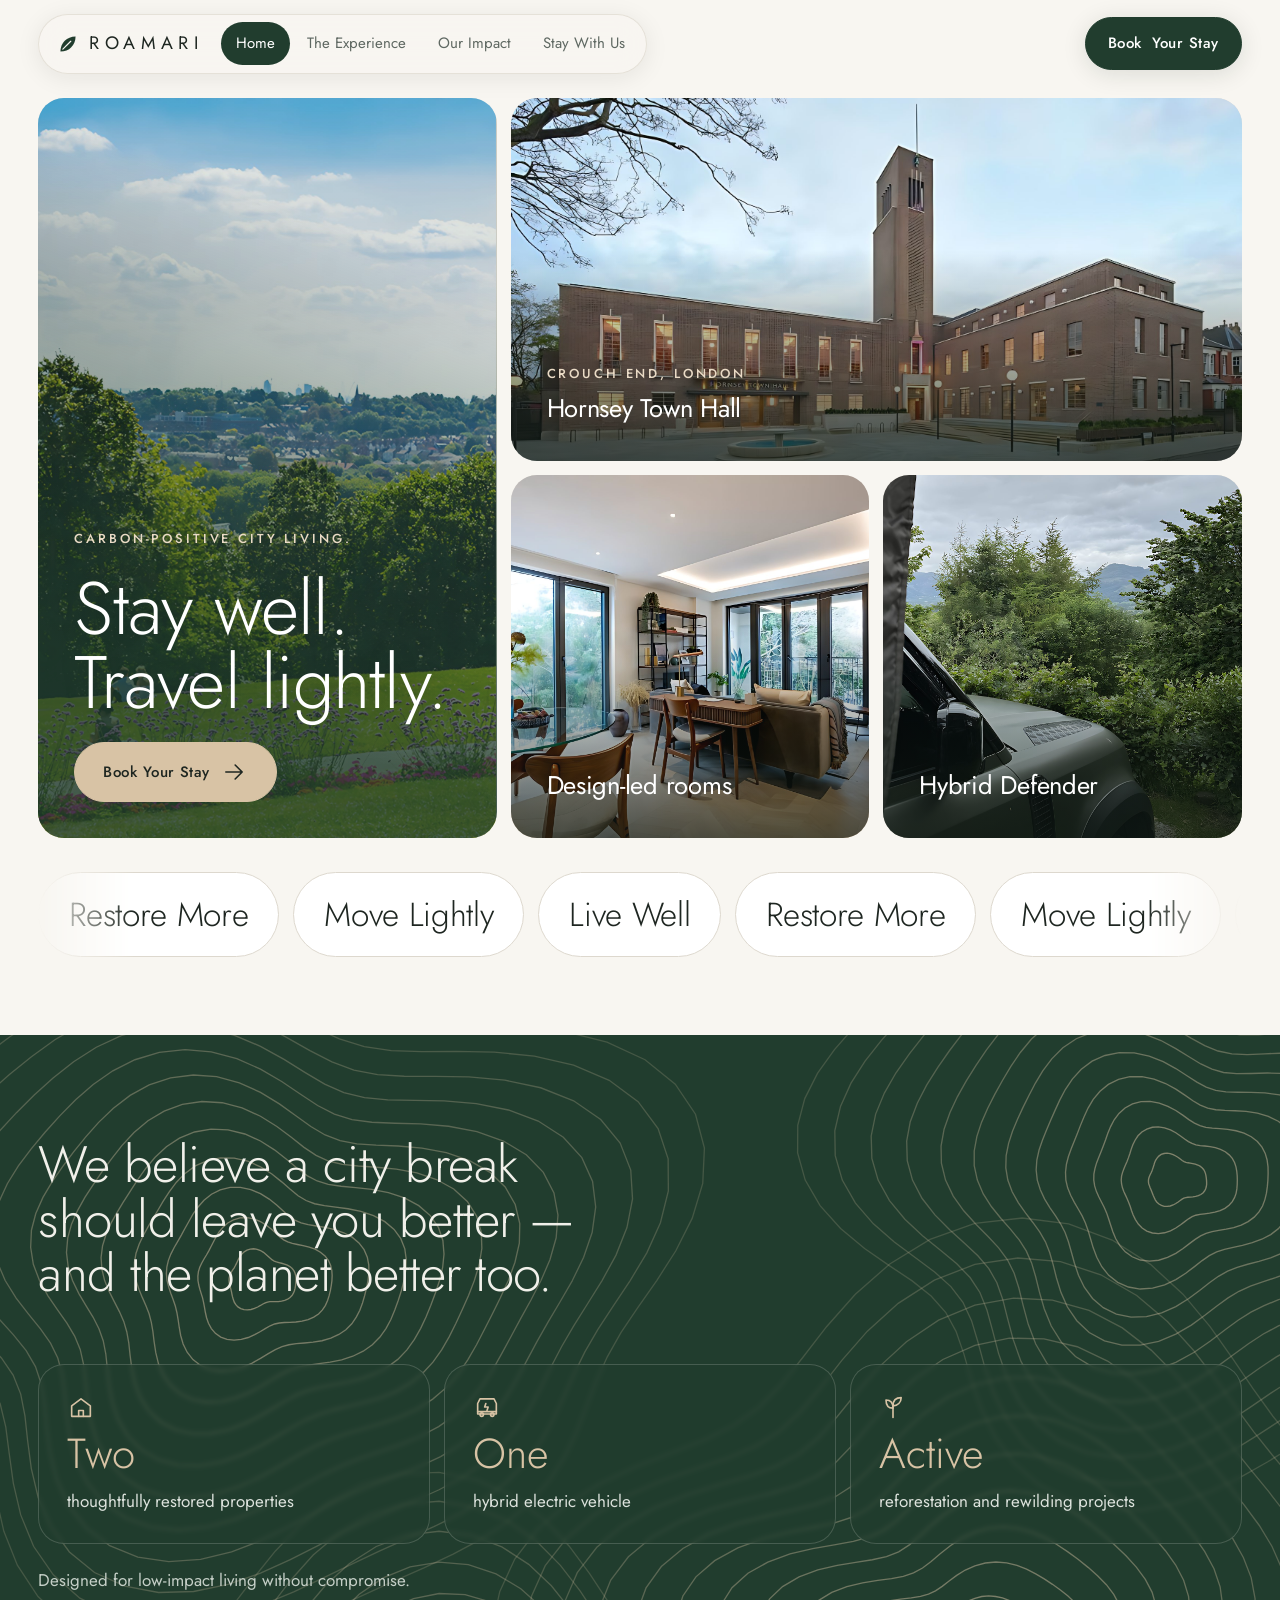
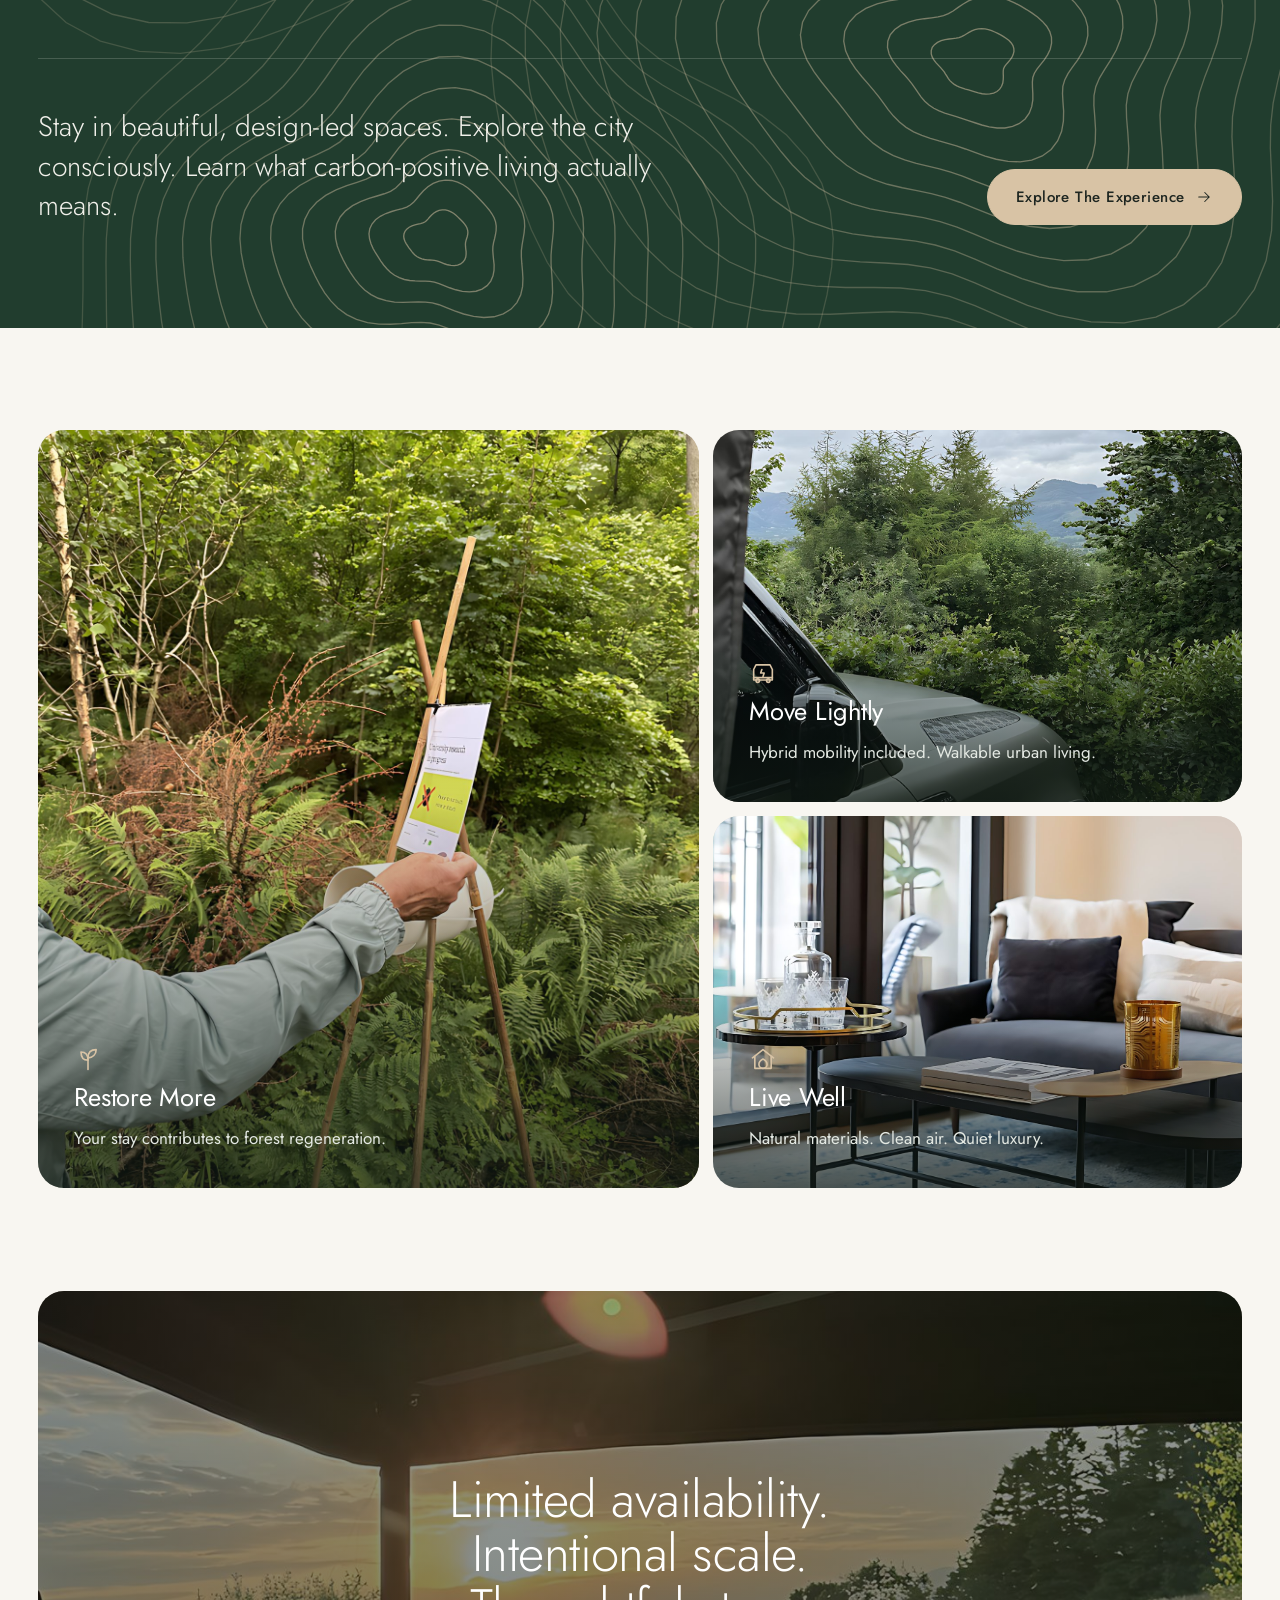
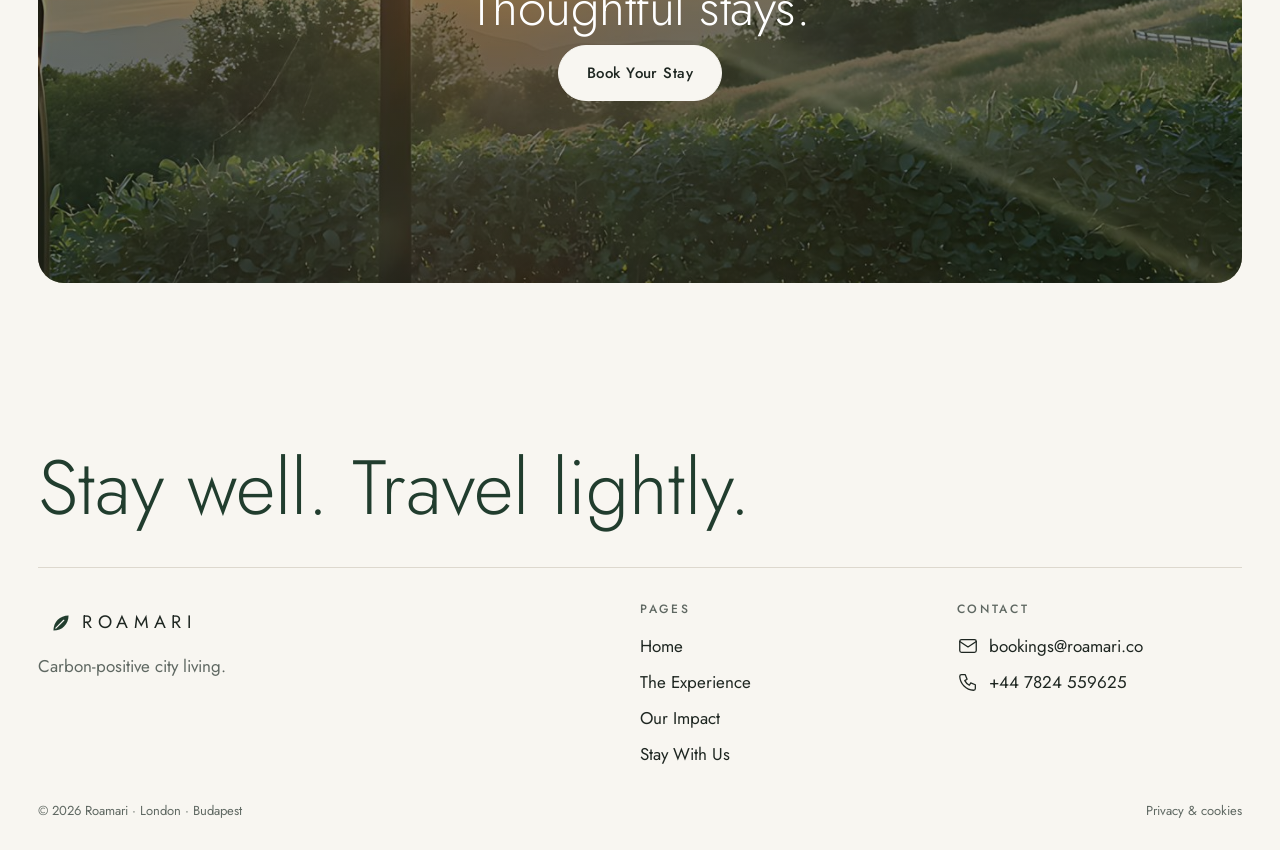
<file: index.html>
<!doctype html>
<html lang="en-GB">
<head>
<meta charset="utf-8">
<meta name="viewport" content="width=device-width,initial-scale=1,viewport-fit=cover">
<title>Roamari — Carbon-positive city living</title>
<meta name="description" content="Carbon-positive city stays in London and Budapest. Design-led homes, a shared hybrid vehicle and active rewilding. Stay well. Travel lightly.">
<link rel="canonical" href="https://roamari.co/">
<meta property="og:type" content="website">
<meta property="og:site_name" content="Roamari">
<meta property="og:title" content="Roamari — Carbon-positive city living">
<meta property="og:description" content="Carbon-positive city stays in London and Budapest. Design-led homes, a shared hybrid vehicle and active rewilding. Stay well. Travel lightly.">
<meta property="og:url" content="https://roamari.co/">
<meta property="og:image" content="https://roamari.co/img/park-wide.jpg">
<meta name="twitter:card" content="summary_large_image">
<meta name="theme-color" content="#2F4F3E">
<link rel="icon" href="favicon.svg" type="image/svg+xml">
<link rel="preconnect" href="https://fonts.googleapis.com"><link rel="preconnect" href="https://fonts.gstatic.com" crossorigin>
<link rel="stylesheet" href="https://fonts.googleapis.com/css2?family=Jost:wght@300;400;500&display=swap">
<link rel="stylesheet" href="styles.css">
</head>
<body data-page="home" data-base="">
<header class="hdr" id="site-header"><div class="wrap"><div class="bar"><a class="logo" href="./"><svg class="mark " viewBox="0 0 32 32" aria-hidden="true"><path d="M5 27C5 14.3 14.3 5 27 5c0 12.7-9.3 22-22 22z" fill="currentColor"></path><path d="M8.5 23.5 20 12" stroke="var(--mark-vein,#FAF8F4)" stroke-width="1.7" stroke-linecap="round"></path></svg>Roamari</a><nav aria-label="Main"><a data-nav="home" class="" href="./" aria-current="page">Home</a><a data-nav="experience" class="" href="the-experience/">The Experience</a><a data-nav="impact" class="" href="our-impact/">Our Impact</a><a data-nav="stay" class="" href="stay-with-us/">Stay With Us</a></nav><button class="burger" data-toggle-nav="" aria-expanded="false">Menu</button></div><a class="btn btn-solid" href="stay-with-us/#reserve">Book<span class="long"> Your Stay</span></a></div></header>
<main id="main"><div class="wrap hero"><div class="tile photo t-main"><figure class="slot kb"><img src="img/park.jpg" alt="Green north London view towards the Shard" fetchpriority="high"></figure><div class="hero-copy"><span class="eyebrow">Carbon-positive city living.</span><h1>Stay well. Travel lightly.</h1><a class="btn btn-sand" href="stay-with-us/#reserve">Book Your Stay<svg class="ico " viewBox="0 0 24 24" fill="none" stroke="currentColor" stroke-width="1.4" stroke-linecap="round" stroke-linejoin="round" aria-hidden="true"><path d="M5 12h14M13 6l6 6-6 6"></path></svg></a></div></div><div class="tile photo t-wide"><figure class="slot "><img src="img/town-hall.jpg" alt="Hornsey Town Hall and square at dusk" loading="lazy"></figure><span class="eyebrow">Crouch End, London</span><h3>Hornsey Town Hall</h3></div><div class="tile photo "><figure class="slot "><img src="img/living.jpg" alt="Living room with tall windows onto the trees" loading="lazy"></figure><h3>Design-led rooms</h3></div><div class="tile photo "><figure class="slot "><img src="img/defender-crop.jpg" alt="The Roamari Land Rover Defender among trees" loading="lazy"></figure><h3>Hybrid Defender</h3></div></div><div class="wrap" style="padding-block:28px 0"><div class="marquee" aria-hidden="true"><div><span>Restore More</span><span>Move Lightly</span><span>Live Well</span><span>Restore More</span><span>Move Lightly</span><span>Live Well</span><span>Restore More</span><span>Move Lightly</span><span>Live Well</span><span>Restore More</span><span>Move Lightly</span><span>Live Well</span></div></div></div><section class="band" style="margin-top:clamp(40px,6vw,72px)"><div class="wrap"><h2>We believe a city break should leave you better — and the planet better too.</h2><div class="ev"><div><svg class="ico " viewBox="0 0 24 24" fill="none" stroke="currentColor" stroke-width="1.4" stroke-linecap="round" stroke-linejoin="round" aria-hidden="true"><path d="M4 11l8-6 8 6v9H4z"></path><path d="M10 20v-5h4v5"></path></svg><b>Two</b><span>thoughtfully restored properties</span></div><div><svg class="ico " viewBox="0 0 24 24" fill="none" stroke="currentColor" stroke-width="1.4" stroke-linecap="round" stroke-linejoin="round" aria-hidden="true"><path d="M4 16V9l2-4h12l2 4v7"></path><path d="M4 16h16v2H4z"></path><circle cx="7.5" cy="18.5" r="1.5"></circle><circle cx="16.5" cy="18.5" r="1.5"></circle><path d="M11 9l-1 3h3l-1 3"></path></svg><b>One</b><span>hybrid electric vehicle</span></div><div><svg class="ico " viewBox="0 0 24 24" fill="none" stroke="currentColor" stroke-width="1.4" stroke-linecap="round" stroke-linejoin="round" aria-hidden="true"><path d="M12 21V10"></path><path d="M12 13c-4 0-6-3-6-7 4 0 6 3 6 7z"></path><path d="M12 11c0-4 2-7 7-7 0 4-3 7-7 7z"></path></svg><b>Active</b><span>reforestation and rewilding projects</span></div></div><p class="ev-close">Designed for low-impact living without compromise.</p><div class="offer"><p>Stay in beautiful, design-led spaces. Explore the city consciously. Learn what carbon-positive living actually means.</p><a class="btn btn-sand" href="the-experience/">Explore The Experience<svg class="ico " viewBox="0 0 24 24" fill="none" stroke="currentColor" stroke-width="1.4" stroke-linecap="round" stroke-linejoin="round" aria-hidden="true"><path d="M5 12h14M13 6l6 6-6 6"></path></svg></a></div></div></section><section class="wrap"><div class="bento"><div class="tile photo "><figure class="slot "><img src="img/field-research.jpg" alt="Setting up monitoring equipment on a rewilding site" loading="lazy"></figure><svg class="ico " viewBox="0 0 24 24" fill="none" stroke="currentColor" stroke-width="1.4" stroke-linecap="round" stroke-linejoin="round" aria-hidden="true"><path d="M12 21V10"></path><path d="M12 13c-4 0-6-3-6-7 4 0 6 3 6 7z"></path><path d="M12 11c0-4 2-7 7-7 0 4-3 7-7 7z"></path></svg><h3>Restore More</h3><p>Your stay contributes to forest regeneration.</p></div><div class="tile photo "><figure class="slot "><img src="img/defender-crop.jpg" alt="The Roamari Land Rover Defender among trees" loading="lazy"></figure><svg class="ico " viewBox="0 0 24 24" fill="none" stroke="currentColor" stroke-width="1.4" stroke-linecap="round" stroke-linejoin="round" aria-hidden="true"><path d="M4 16V9l2-4h12l2 4v7"></path><path d="M4 16h16v2H4z"></path><circle cx="7.5" cy="18.5" r="1.5"></circle><circle cx="16.5" cy="18.5" r="1.5"></circle><path d="M11 9l-1 3h3l-1 3"></path></svg><h3>Move Lightly</h3><p>Hybrid mobility included. Walkable urban living.</p></div><div class="tile photo "><figure class="slot "><img src="img/detail.jpg" alt="Stone, glass and soft textiles in the living room" loading="lazy"></figure><svg class="ico " viewBox="0 0 24 24" fill="none" stroke="currentColor" stroke-width="1.4" stroke-linecap="round" stroke-linejoin="round" aria-hidden="true"><path d="M3 11l9-7 9 7"></path><path d="M5 10v10h14V10"></path><path d="M12 20c-2.5 0-3.5-2-3.5-3.5S10 13 12 12c2 1 3.5 3 3.5 4.5S14.5 20 12 20z"></path></svg><h3>Live Well</h3><p>Natural materials. Clean air. Quiet luxury.</p></div></div></section><div class="wrap" style="padding-bottom:clamp(56px,8vw,112px)"><div class="tile photo cta-tile"><figure class="slot "><img src="img/sunset-view.jpg" alt="Sunset over green hills" loading="lazy"></figure><h2>Limited availability. Intentional scale. Thoughtful stays.</h2><a class="btn btn-light" href="stay-with-us/#reserve">Book Your Stay</a></div></div></main>
<footer class="ftr" id="site-footer"><div class="wrap"><p class="big">Stay well. Travel lightly.</p><div><a class="logo" href="./"><svg class="mark " viewBox="0 0 32 32" aria-hidden="true"><path d="M5 27C5 14.3 14.3 5 27 5c0 12.7-9.3 22-22 22z" fill="currentColor"></path><path d="M8.5 23.5 20 12" stroke="var(--mark-vein,#FAF8F4)" stroke-width="1.7" stroke-linecap="round"></path></svg>Roamari</a><p style="margin-top:6px">Carbon-positive city living.</p></div><div><h4>Pages</h4><ul><li><a data-nav="home" class="" href="./" aria-current="page">Home</a></li><li><a data-nav="experience" class="" href="the-experience/">The Experience</a></li><li><a data-nav="impact" class="" href="our-impact/">Our Impact</a></li><li><a data-nav="stay" class="" href="stay-with-us/">Stay With Us</a></li></ul></div><div><h4>Contact</h4><ul class="contact"><li><svg class="ico " viewBox="0 0 24 24" fill="none" stroke="currentColor" stroke-width="1.4" stroke-linecap="round" stroke-linejoin="round" aria-hidden="true"><rect x="3" y="5" width="18" height="14" rx="2"></rect><path d="M3 7l9 6 9-6"></path></svg><a href="mailto:bookings@roamari.co">bookings@roamari.co</a></li><li><svg class="ico " viewBox="0 0 24 24" fill="none" stroke="currentColor" stroke-width="1.4" stroke-linecap="round" stroke-linejoin="round" aria-hidden="true"><path d="M5 4h4l2 5-2.5 1.5a11 11 0 0 0 5 5L15 13l5 2v4a2 2 0 0 1-2 2A16 16 0 0 1 3 6a2 2 0 0 1 2-2z"></path></svg><a href="tel:+447824559625">+44 7824 559625</a></li></ul></div><div class="legal"><span>© 2026 Roamari · London · Budapest</span><a class="flink" href="privacy/">Privacy &amp; cookies</a></div></div></footer>
<script src="site.js" defer></script>
</body>
</html>
</file>
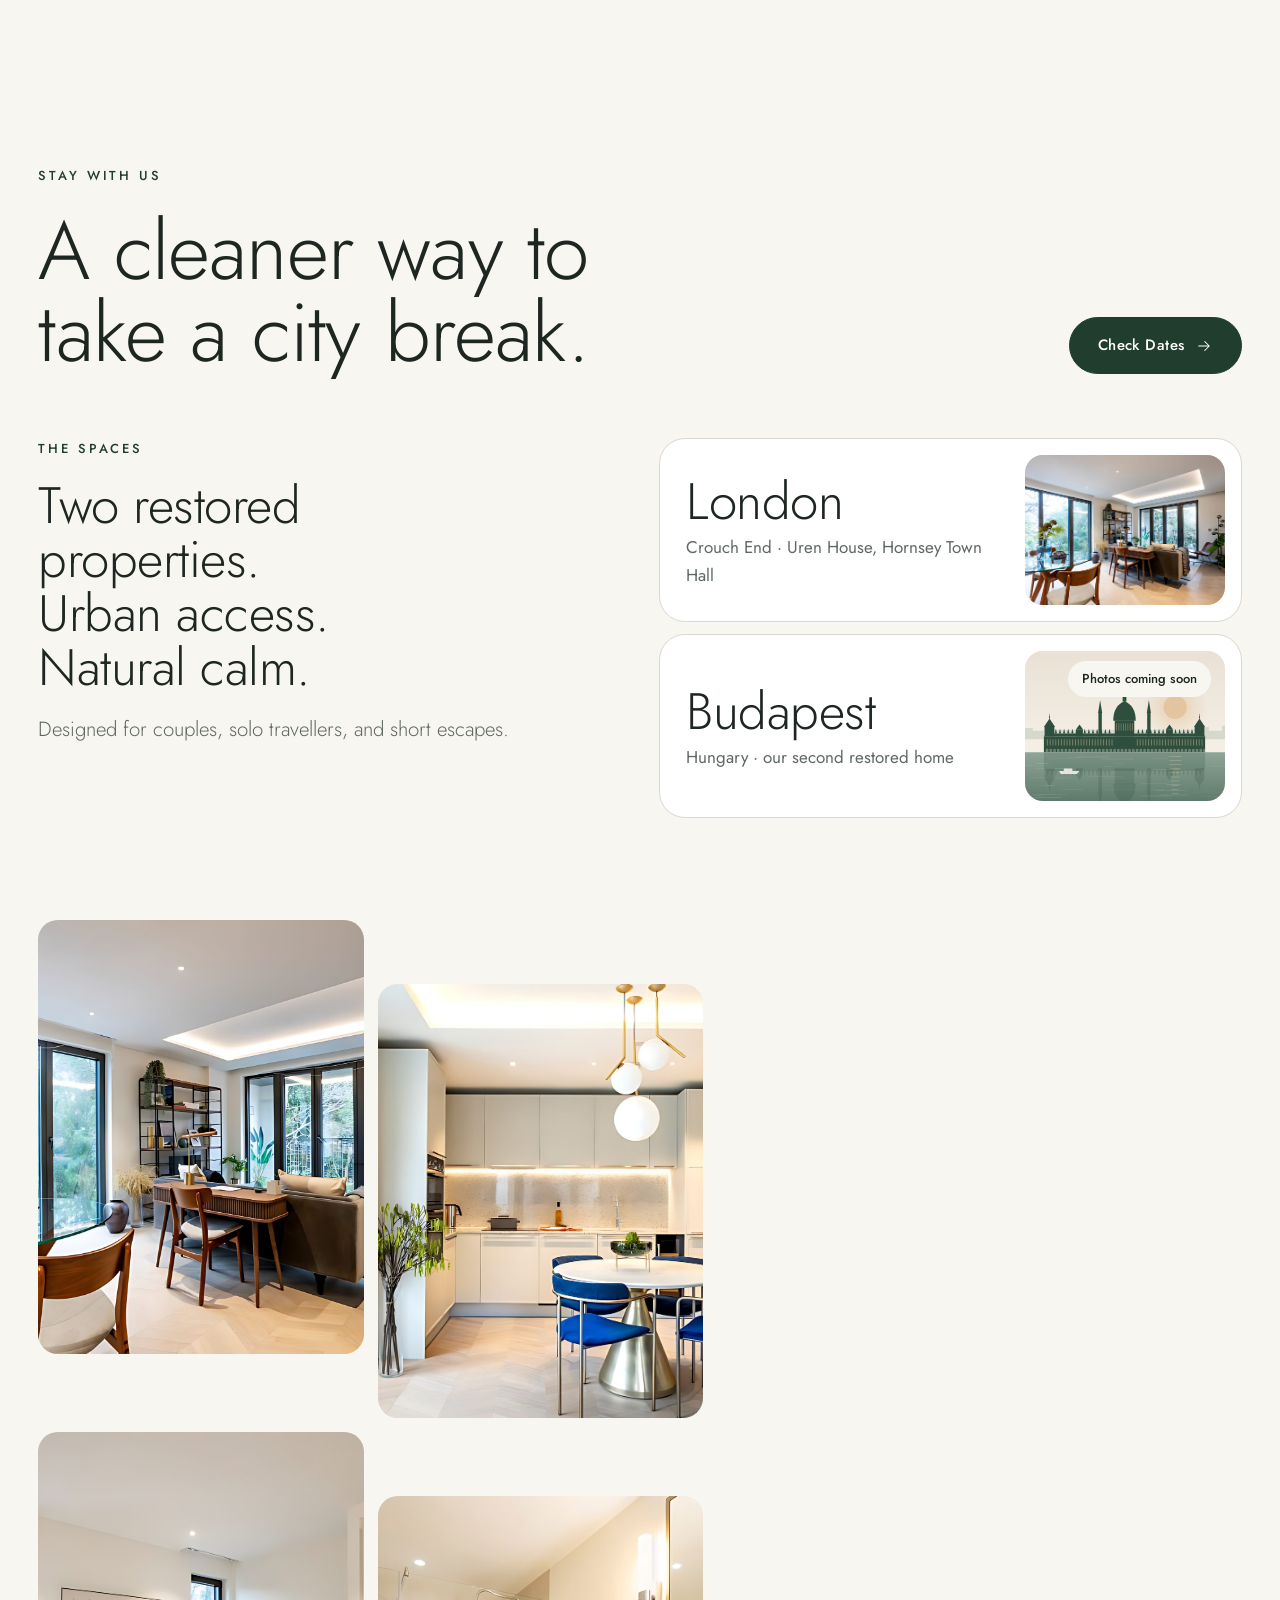
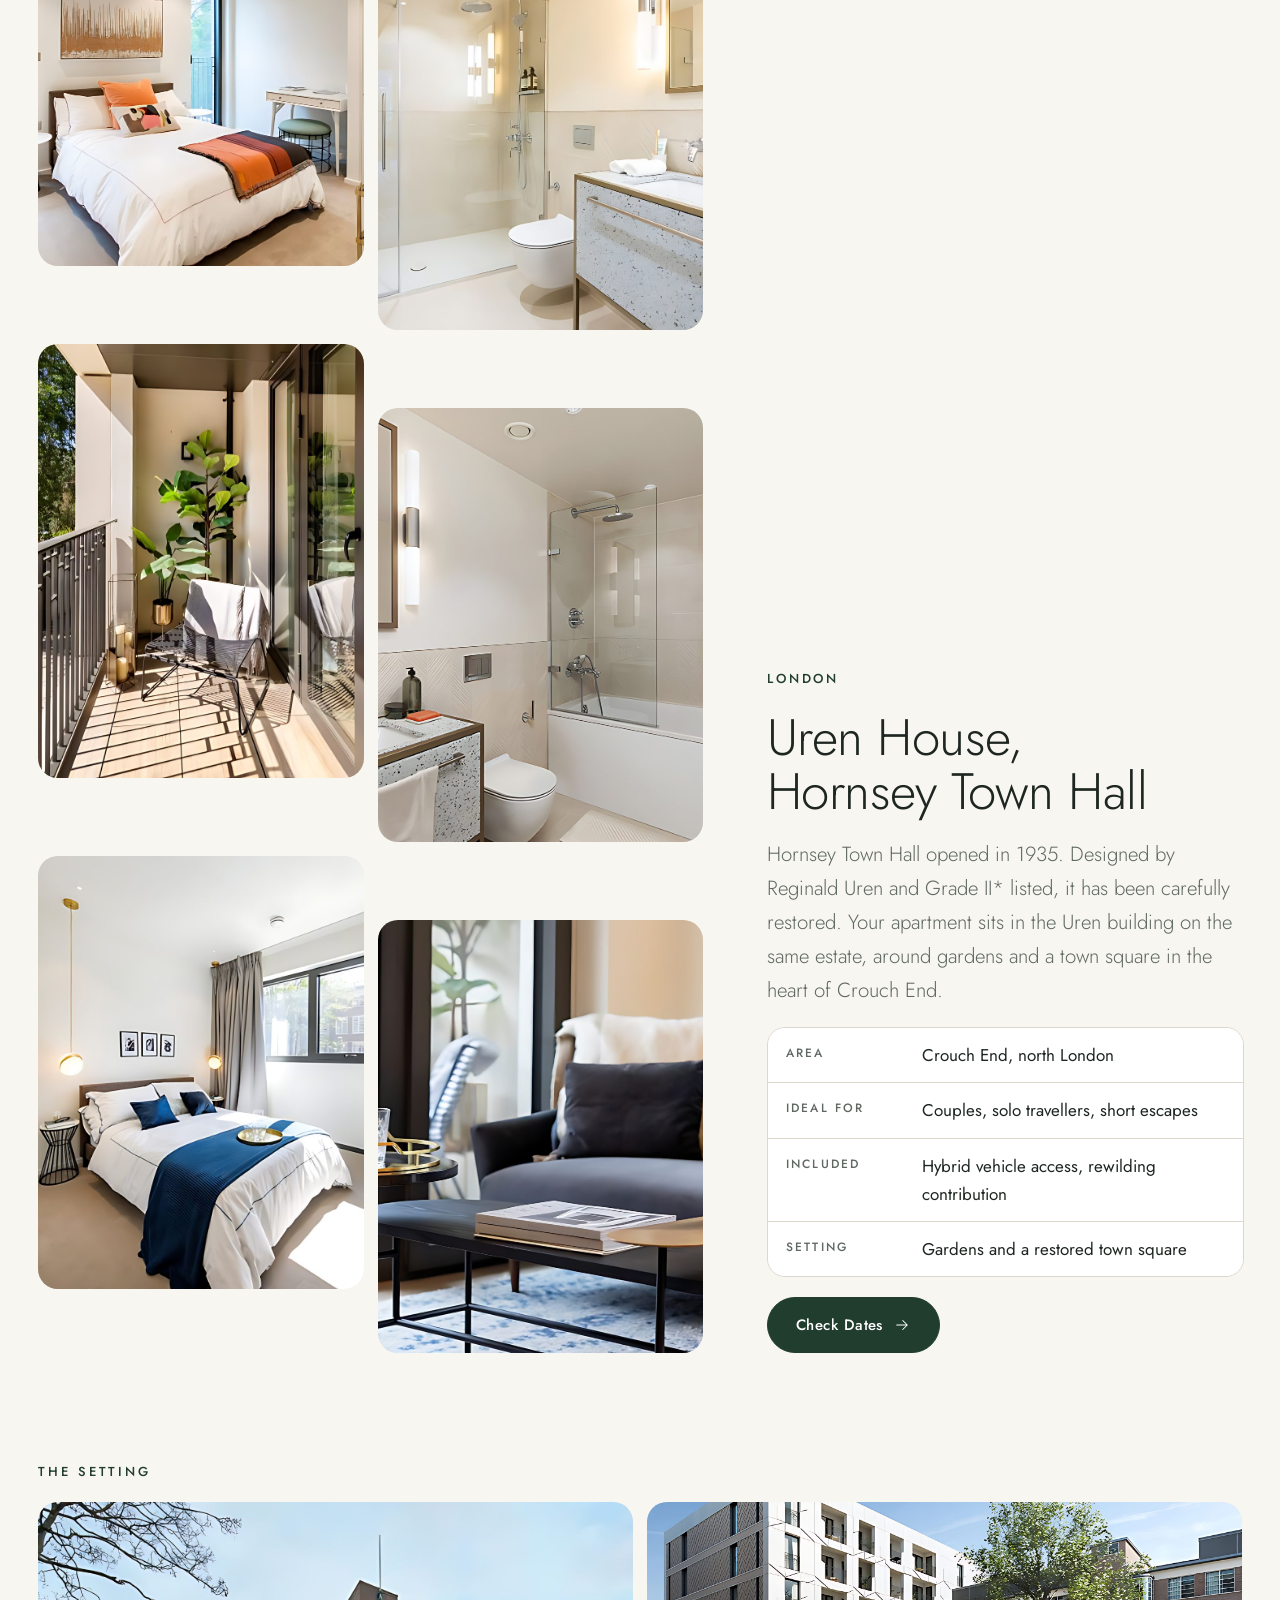
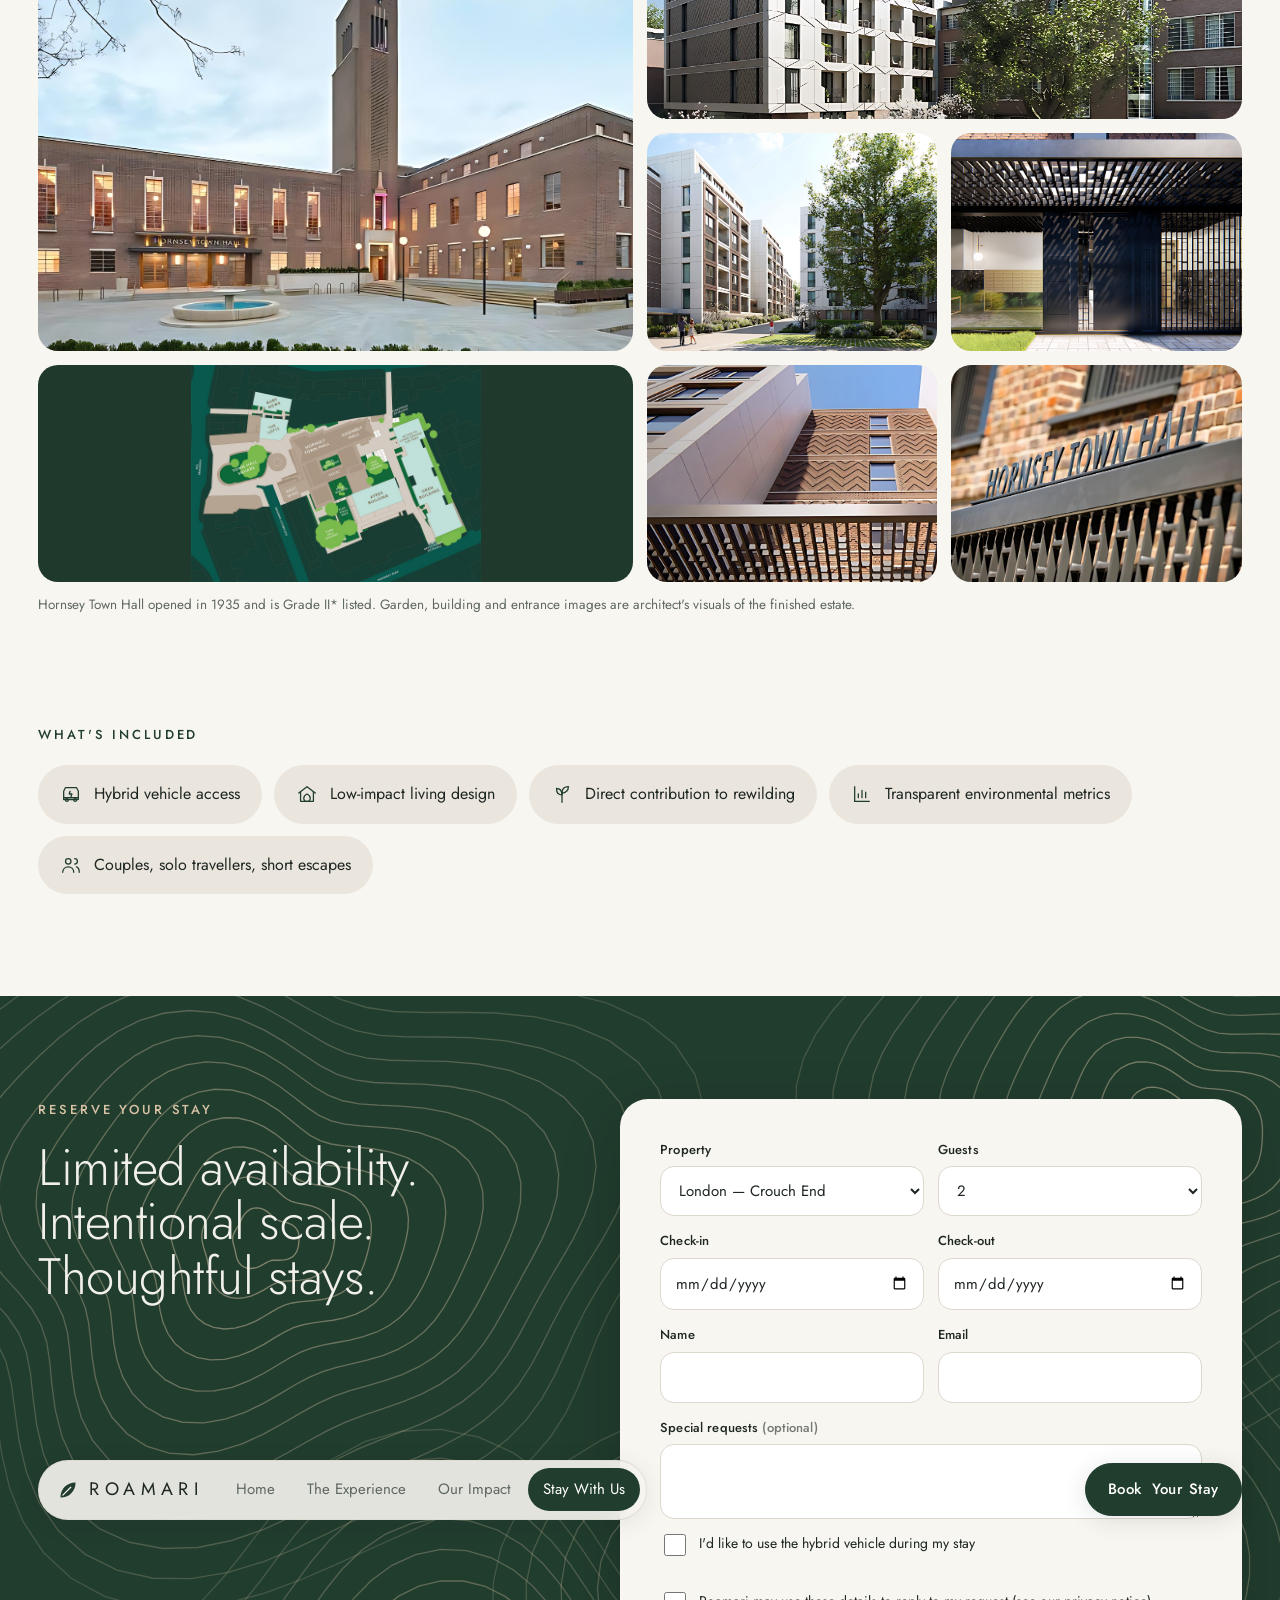
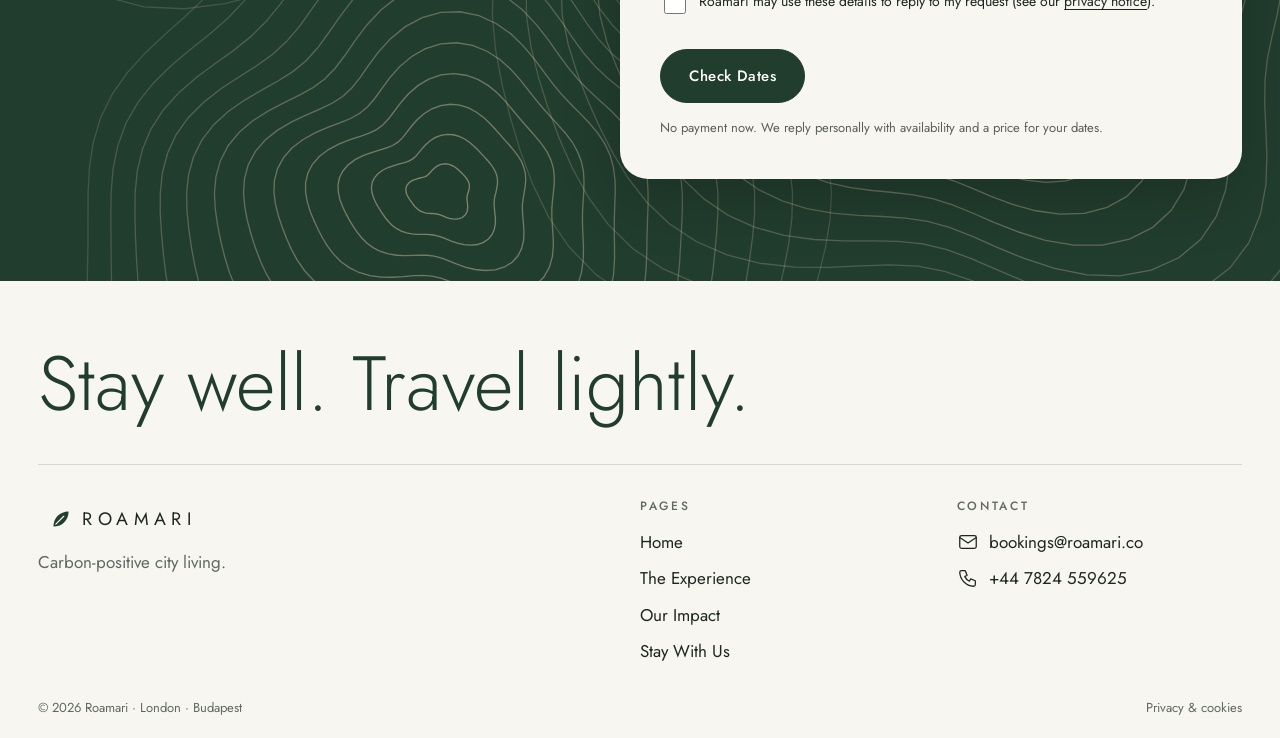
<file: book/index.html>
<!doctype html><html lang="en-GB"><head><meta charset="utf-8"><title>Book your stay</title>
<meta name="robots" content="noindex"><link rel="canonical" href="https://roamari.co/stay-with-us/#reserve">
<meta http-equiv="refresh" content="0; url=../stay-with-us/#reserve"></head>
<body><p>This page has moved: <a href="../stay-with-us/#reserve">Book your stay</a>.</p></body></html>
</file>
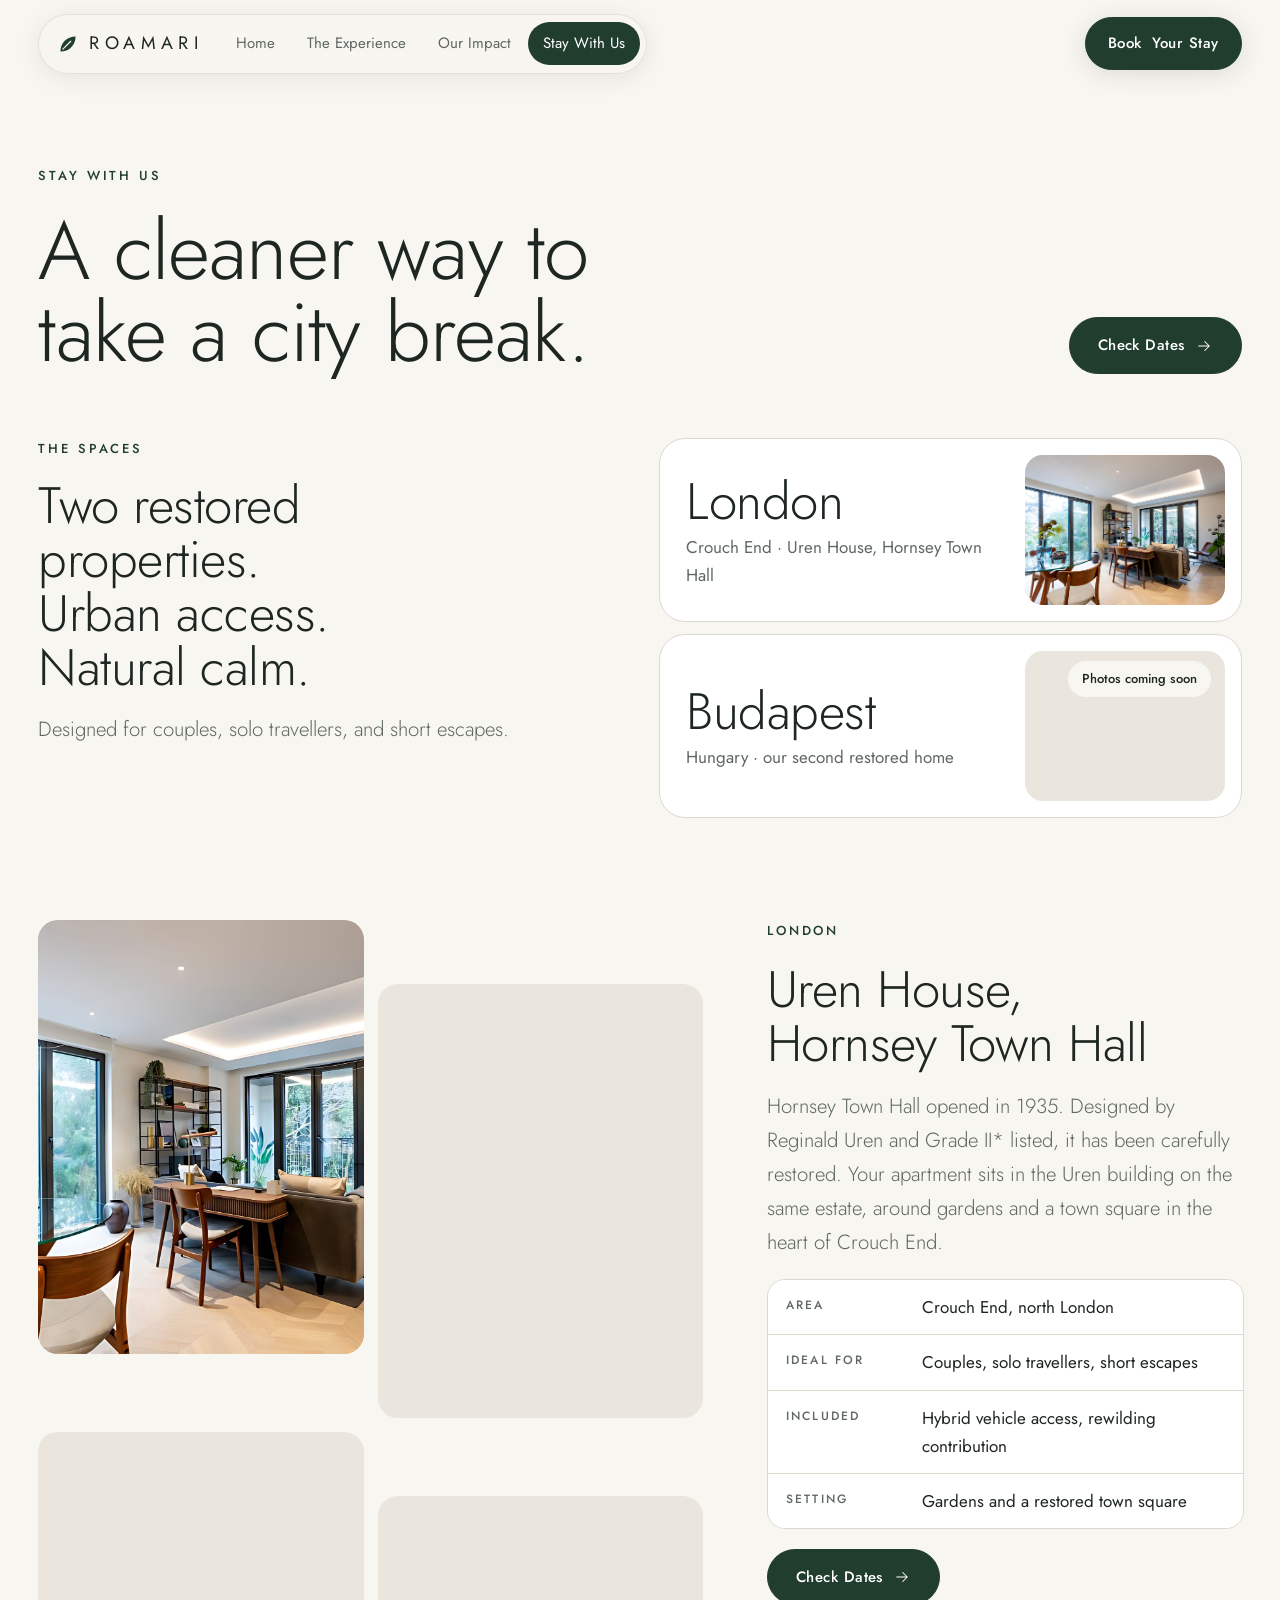
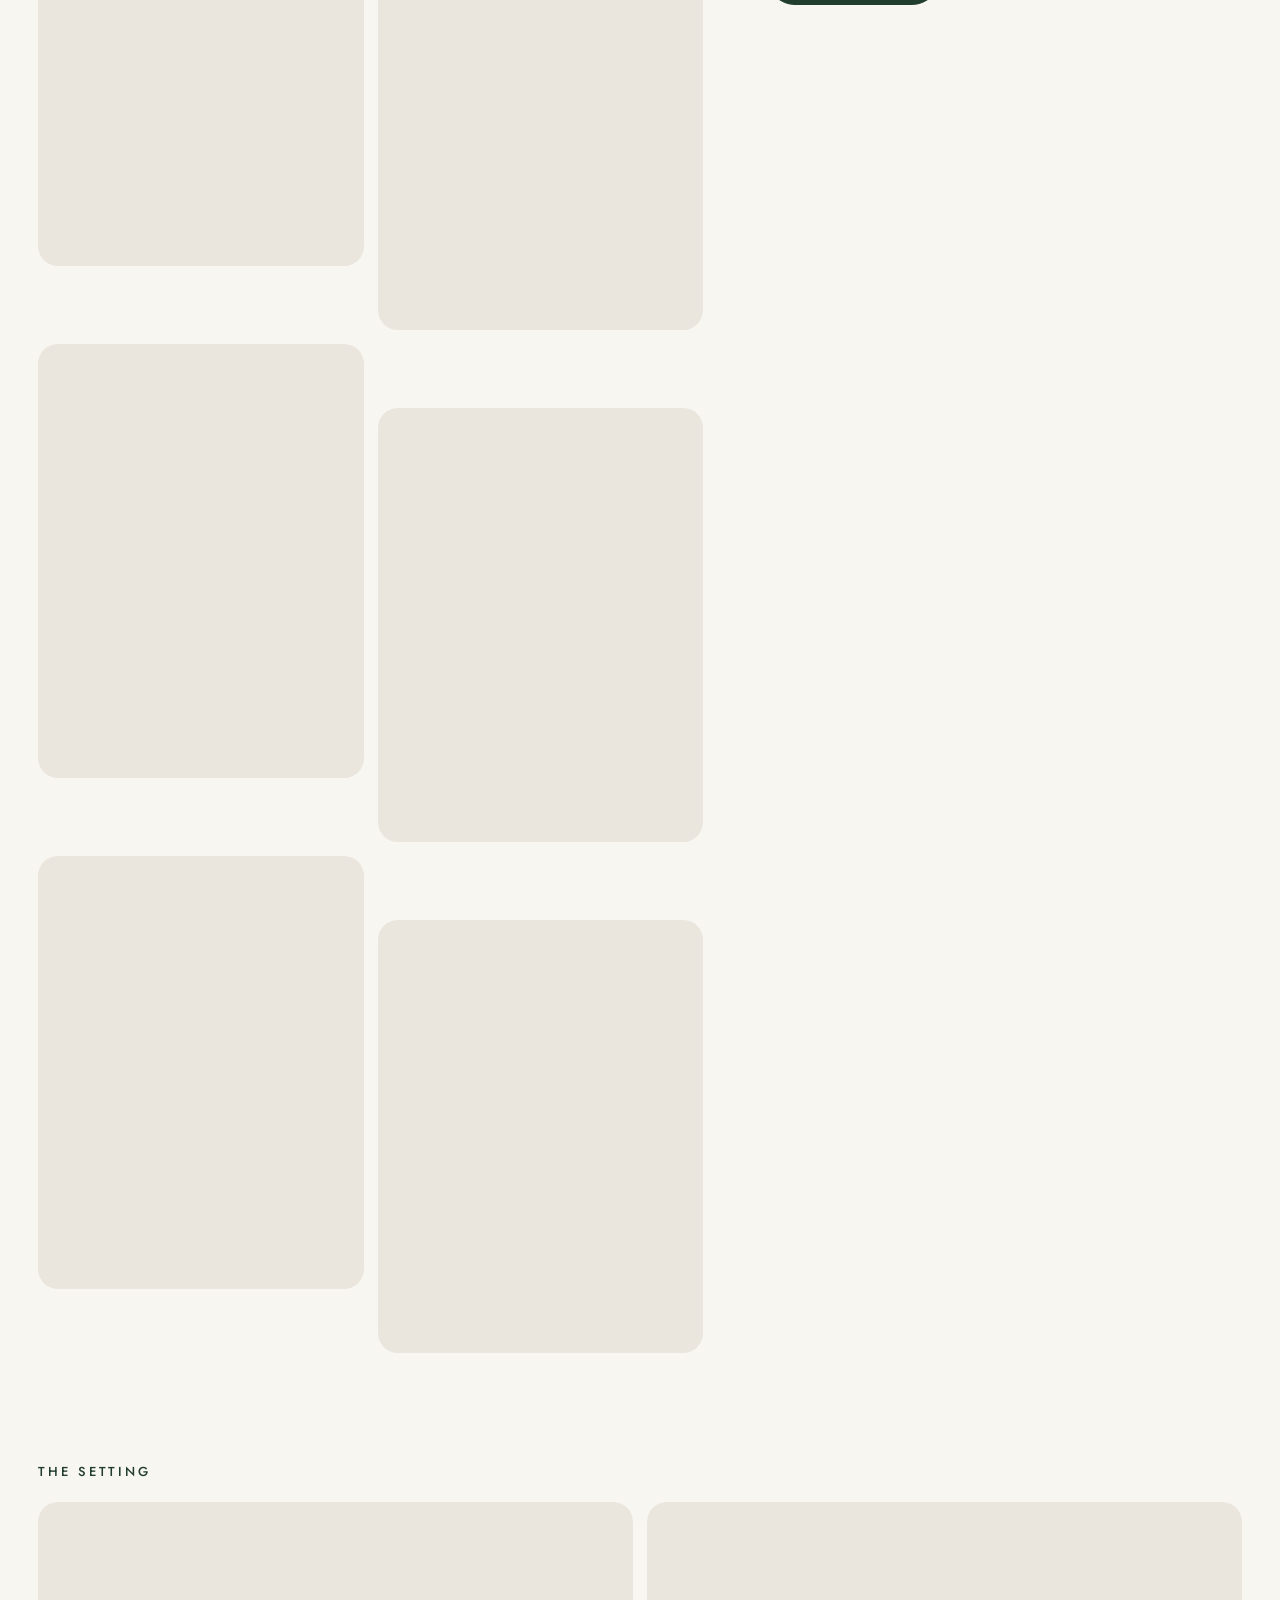
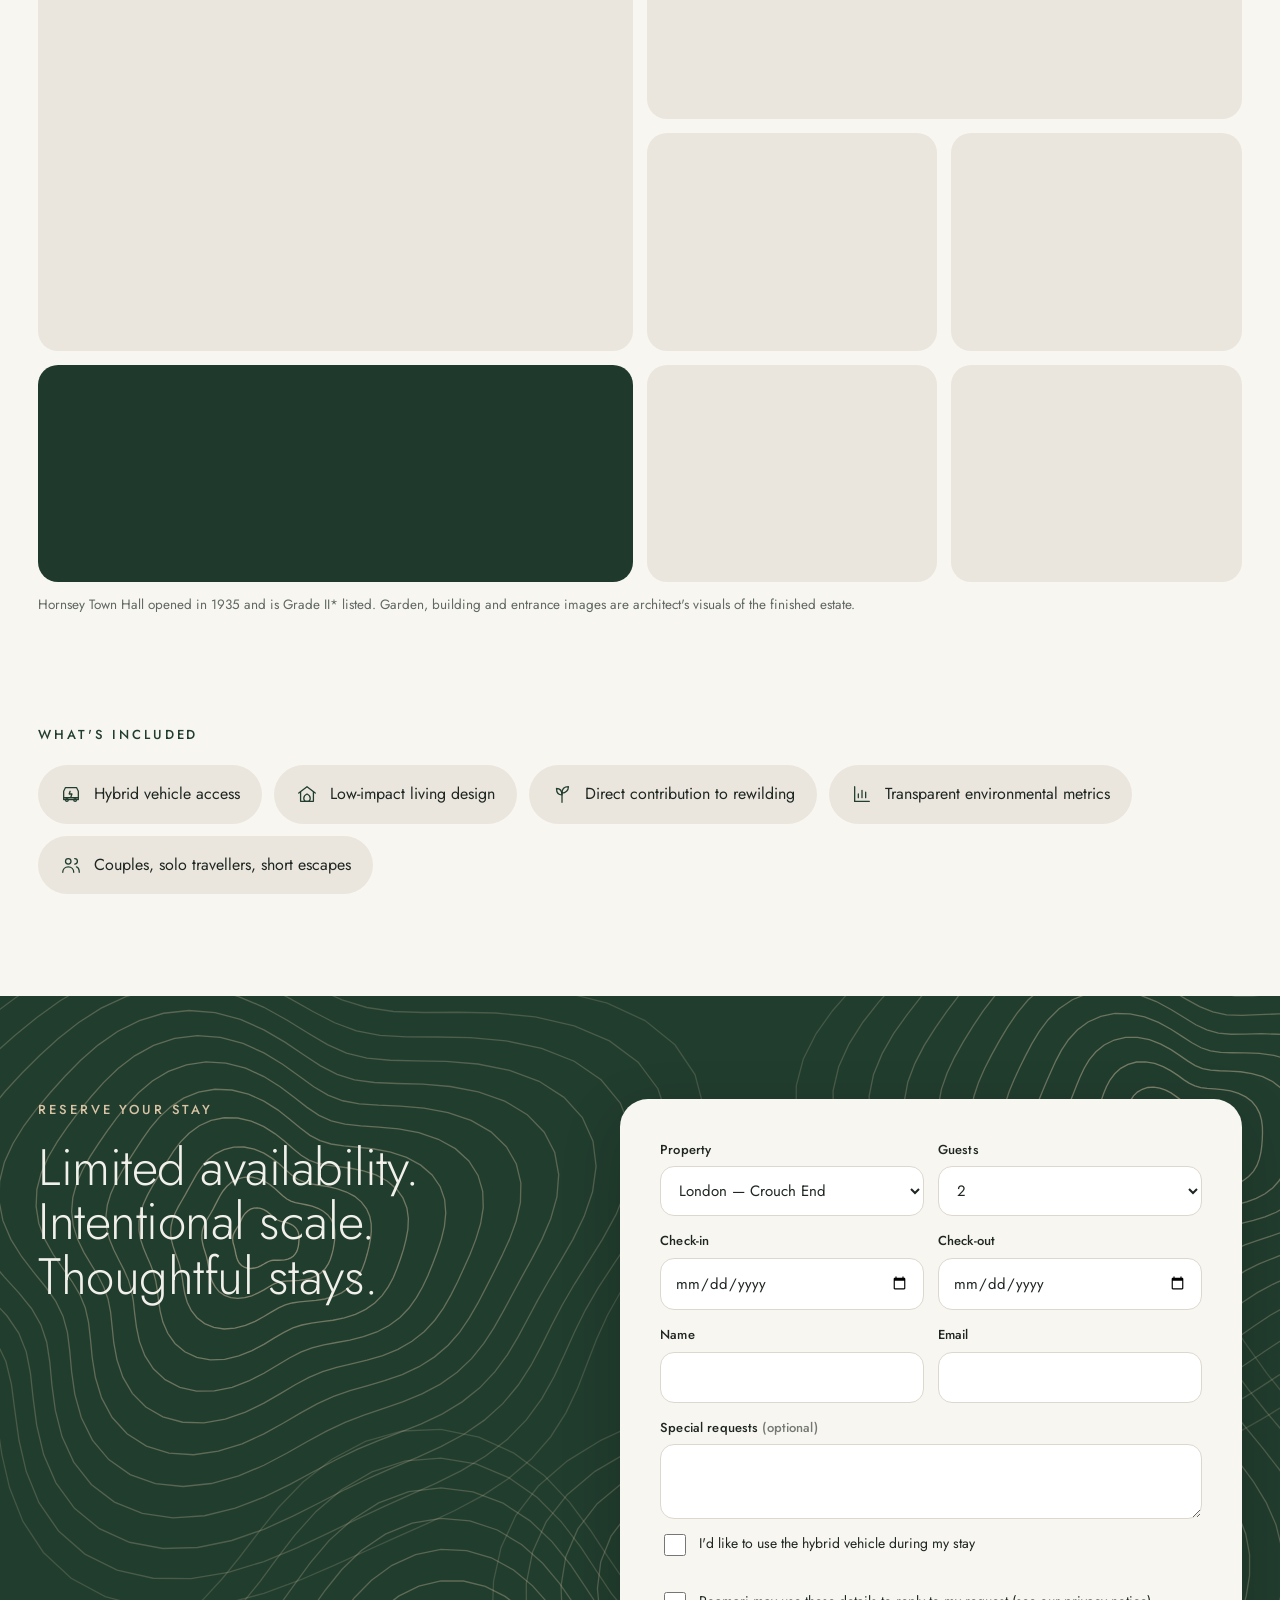
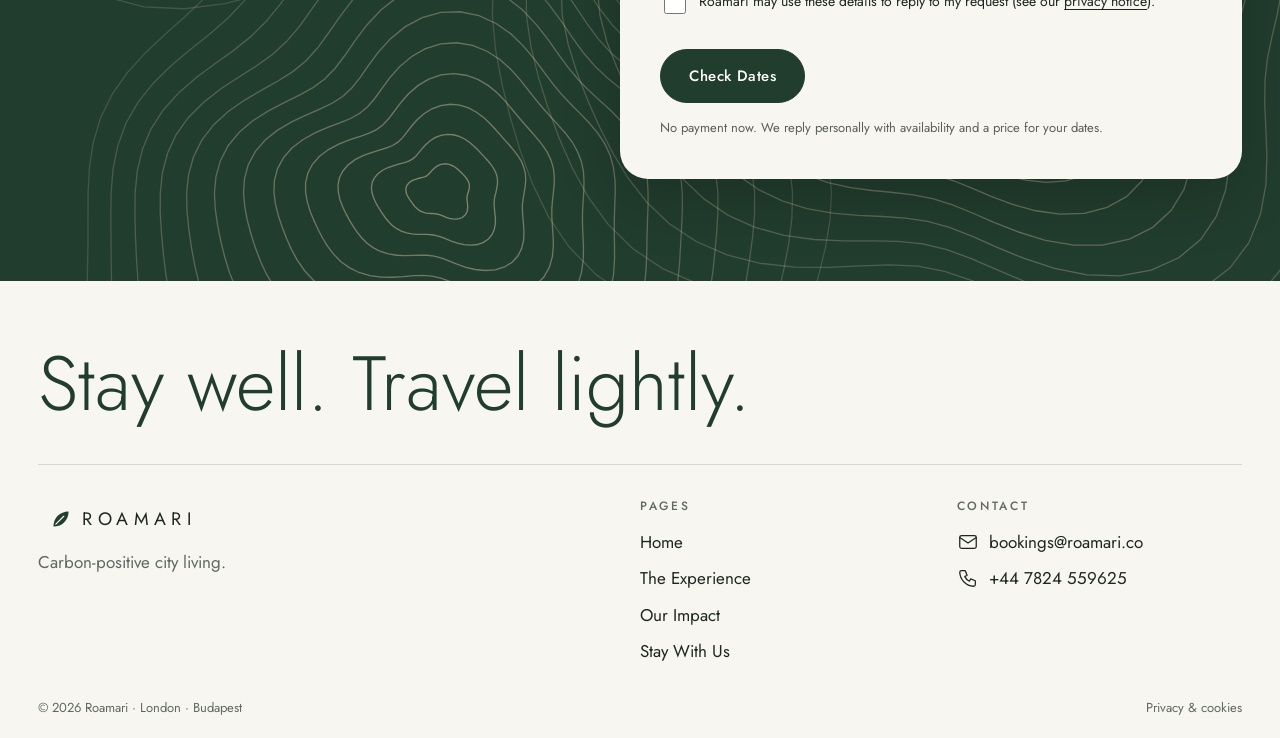
<file: budapest/index.html>
<!doctype html><html lang="en-GB"><head><meta charset="utf-8"><title>Budapest</title>
<meta name="robots" content="noindex"><link rel="canonical" href="https://roamari.co/stay-with-us/">
<meta http-equiv="refresh" content="0; url=../stay-with-us/"></head>
<body><p>This page has moved: <a href="../stay-with-us/">Budapest</a>.</p></body></html>
</file>
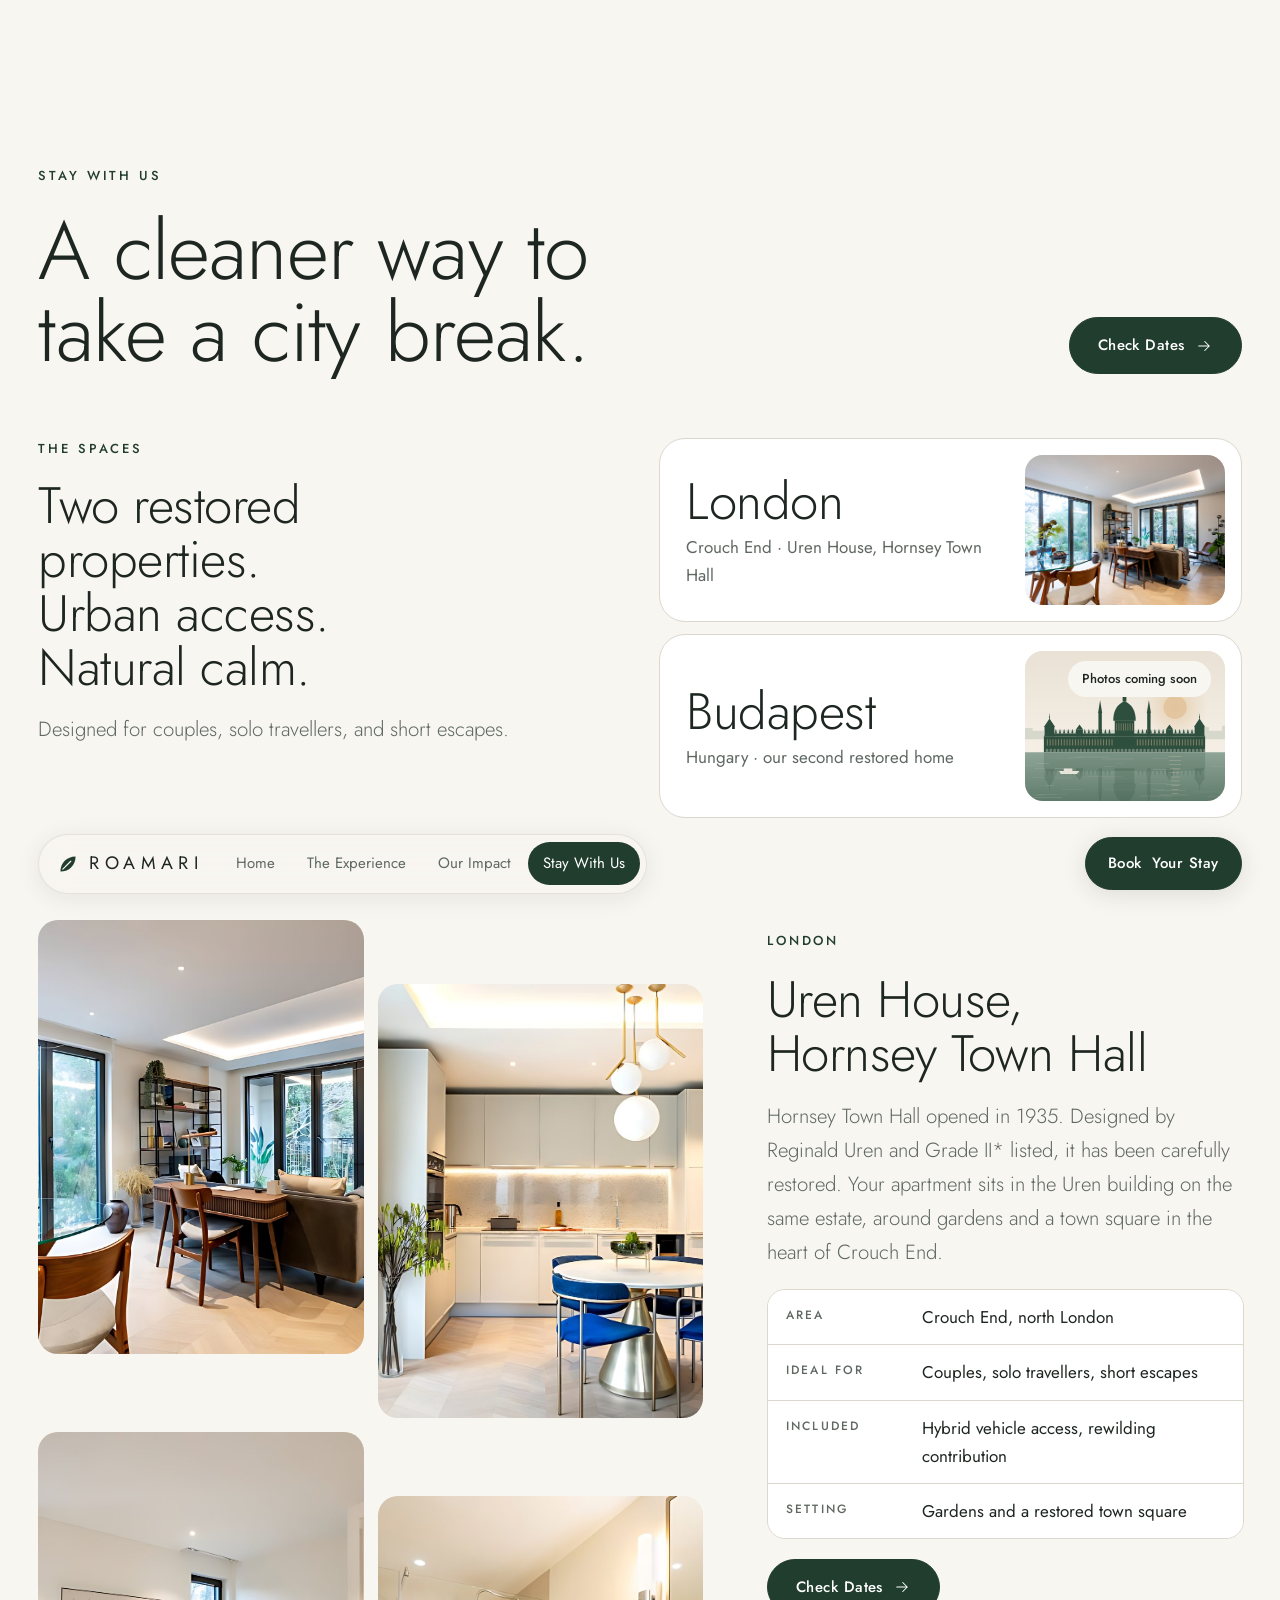
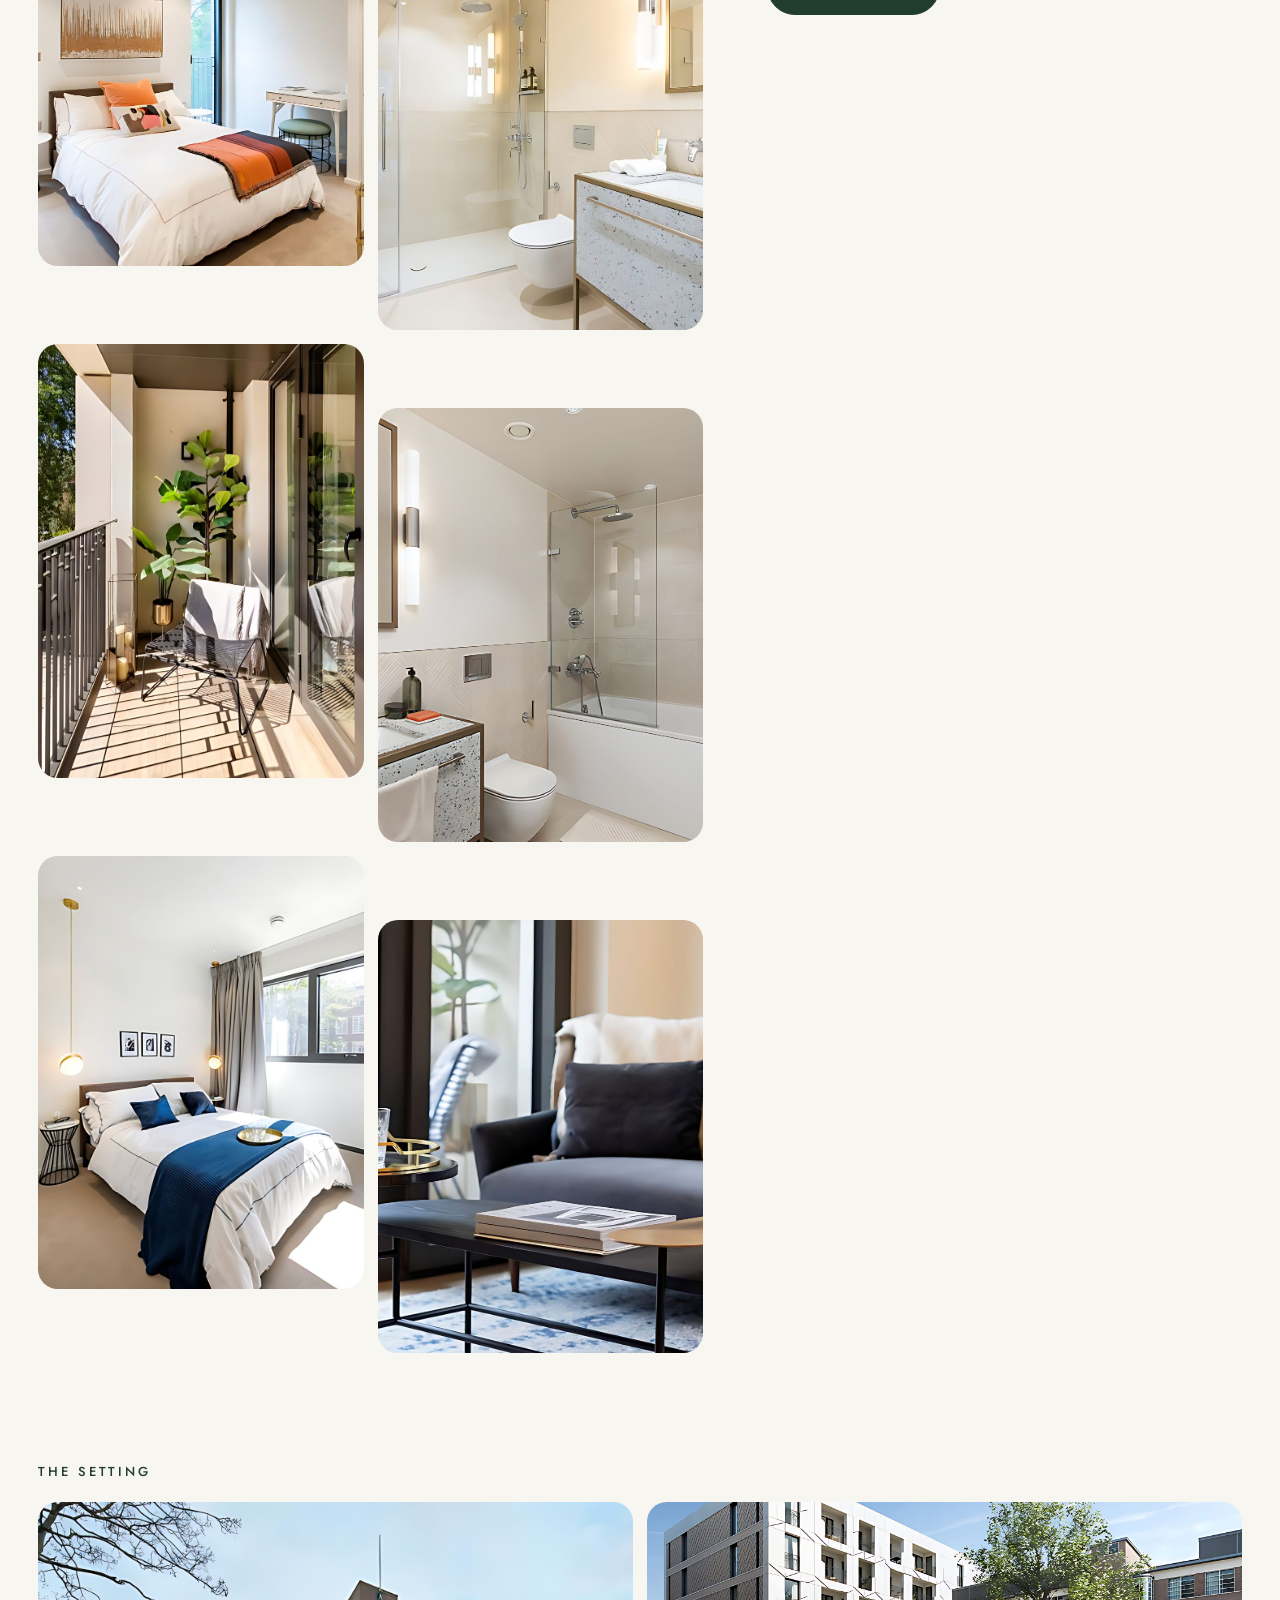
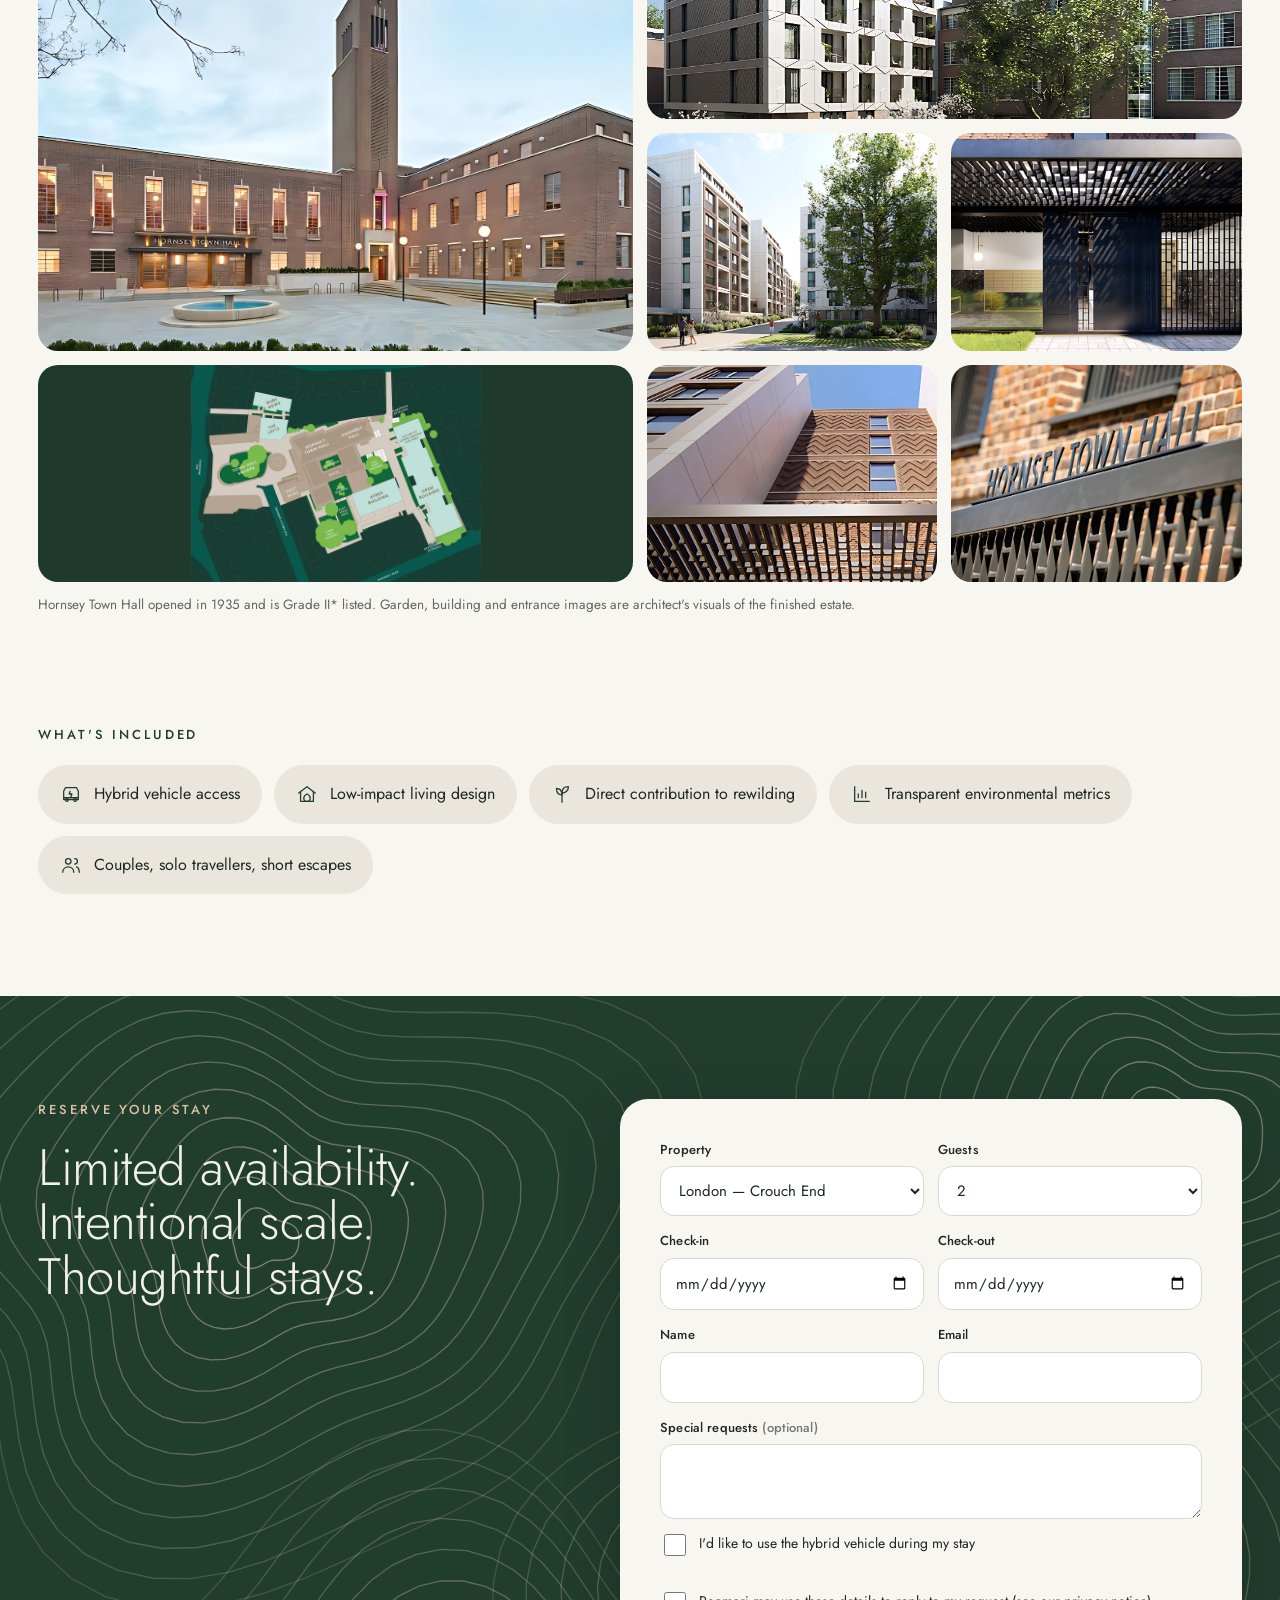
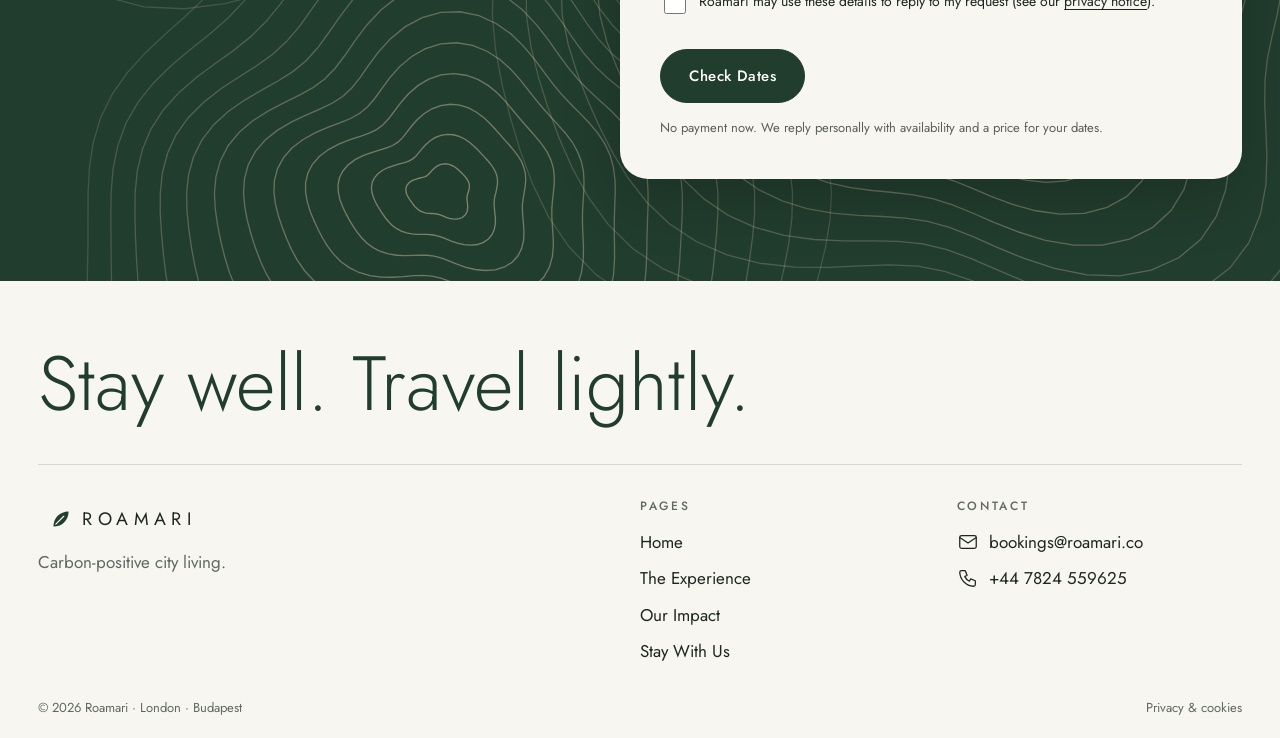
<file: london/index.html>
<!doctype html><html lang="en-GB"><head><meta charset="utf-8"><title>London</title>
<meta name="robots" content="noindex"><link rel="canonical" href="https://roamari.co/stay-with-us/#london">
<meta http-equiv="refresh" content="0; url=../stay-with-us/#london"></head>
<body><p>This page has moved: <a href="../stay-with-us/#london">London</a>.</p></body></html>
</file>
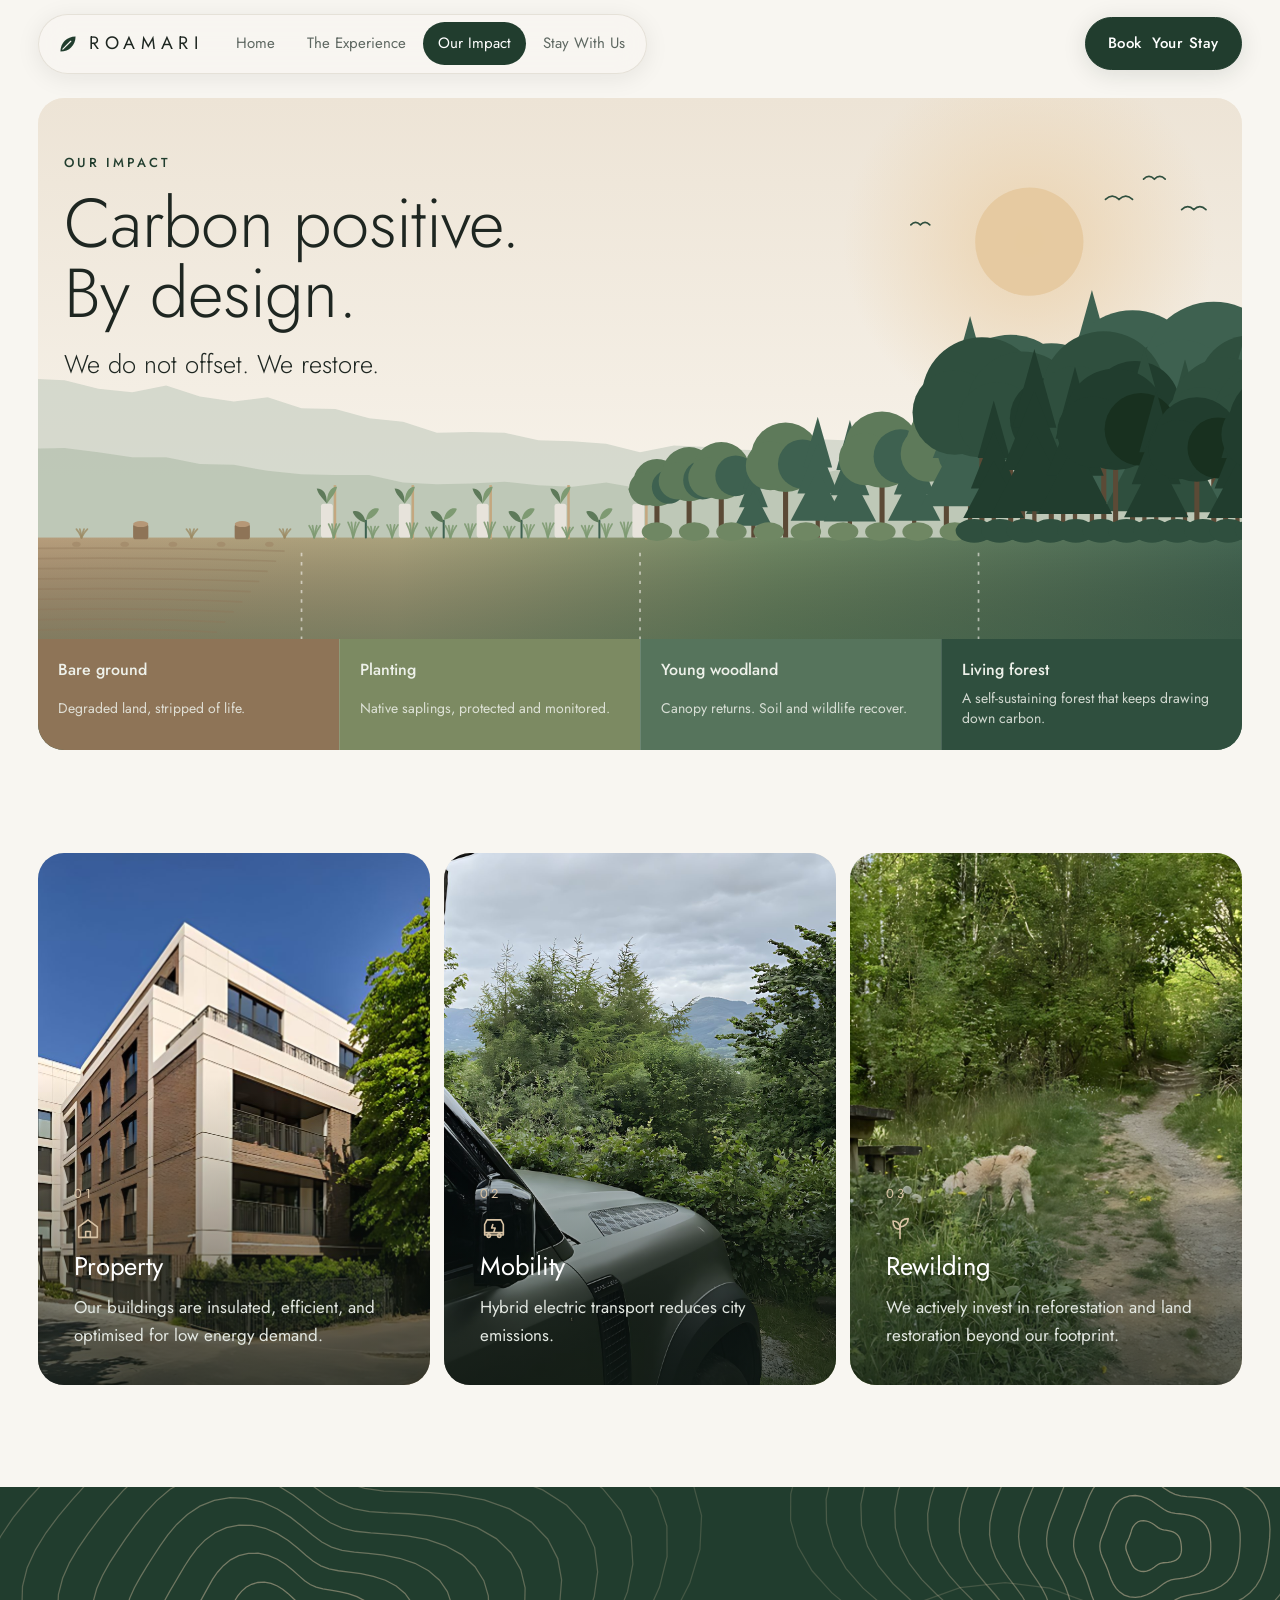
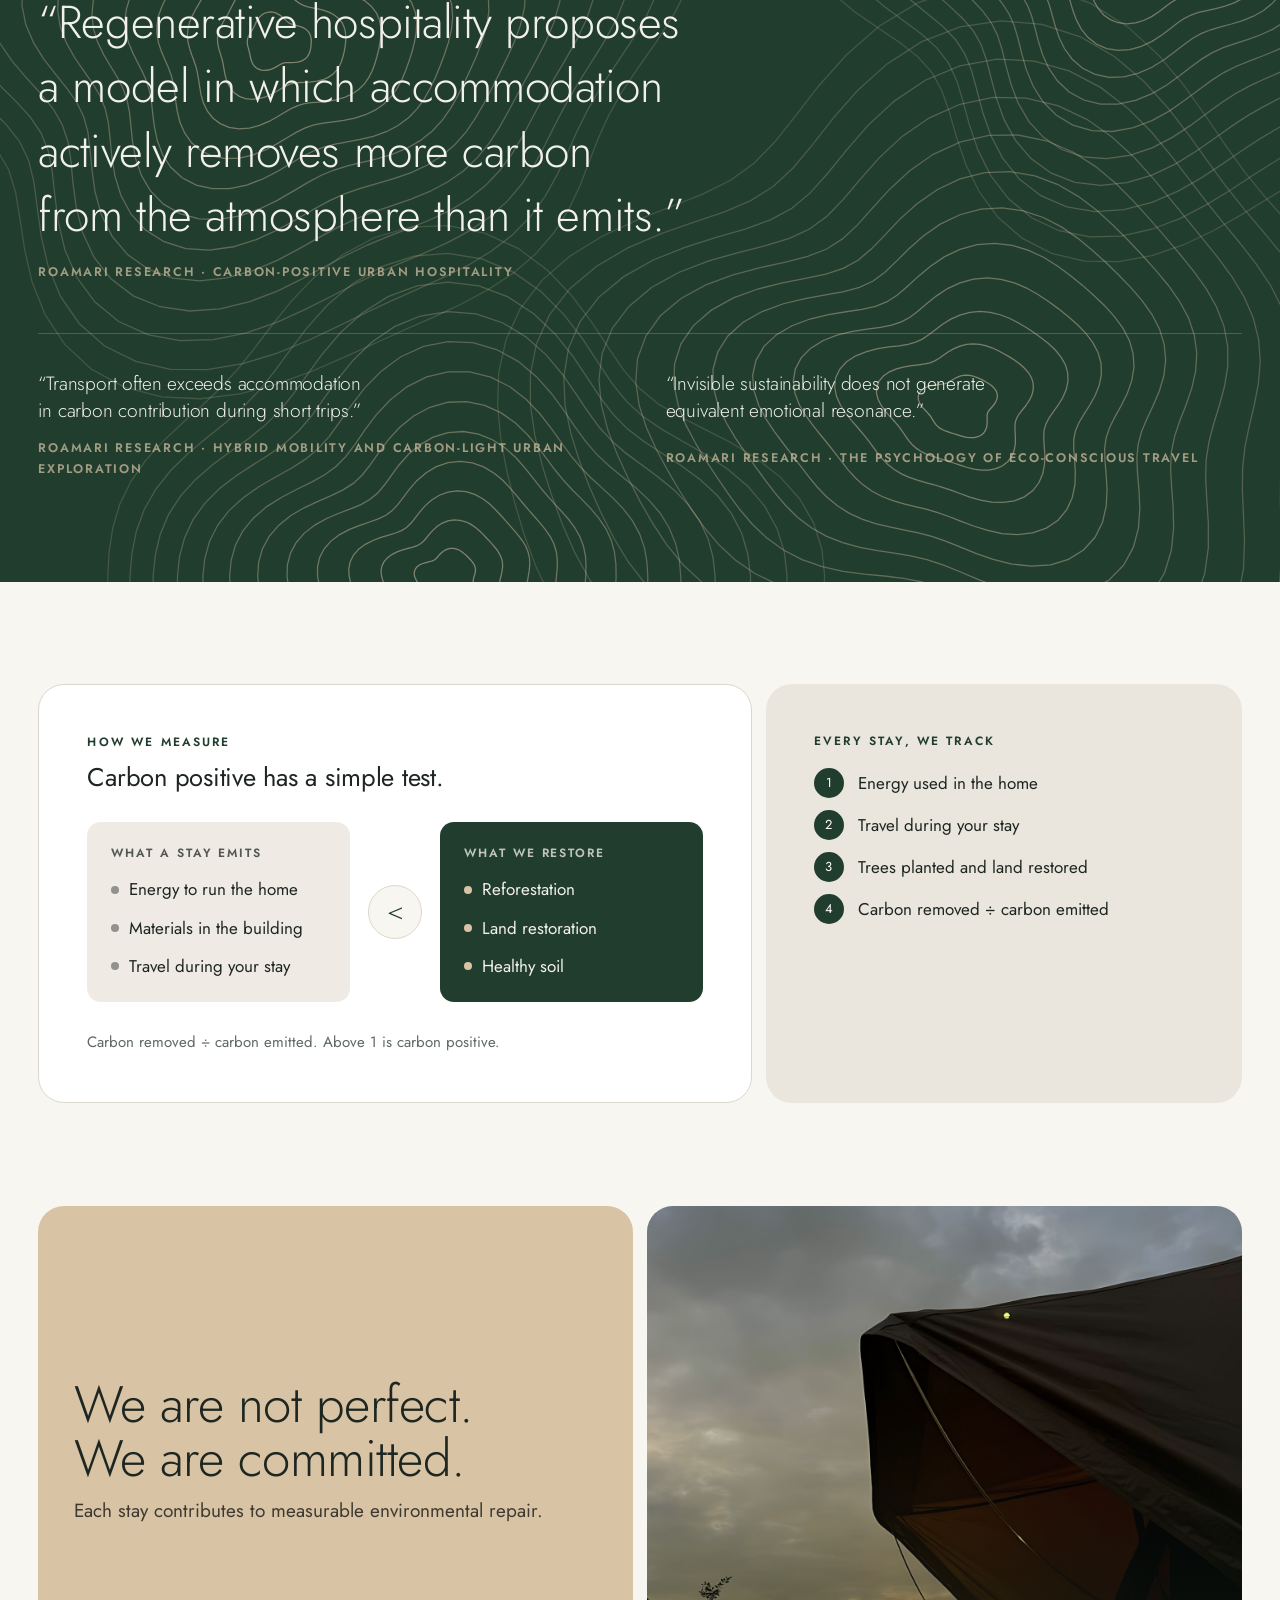
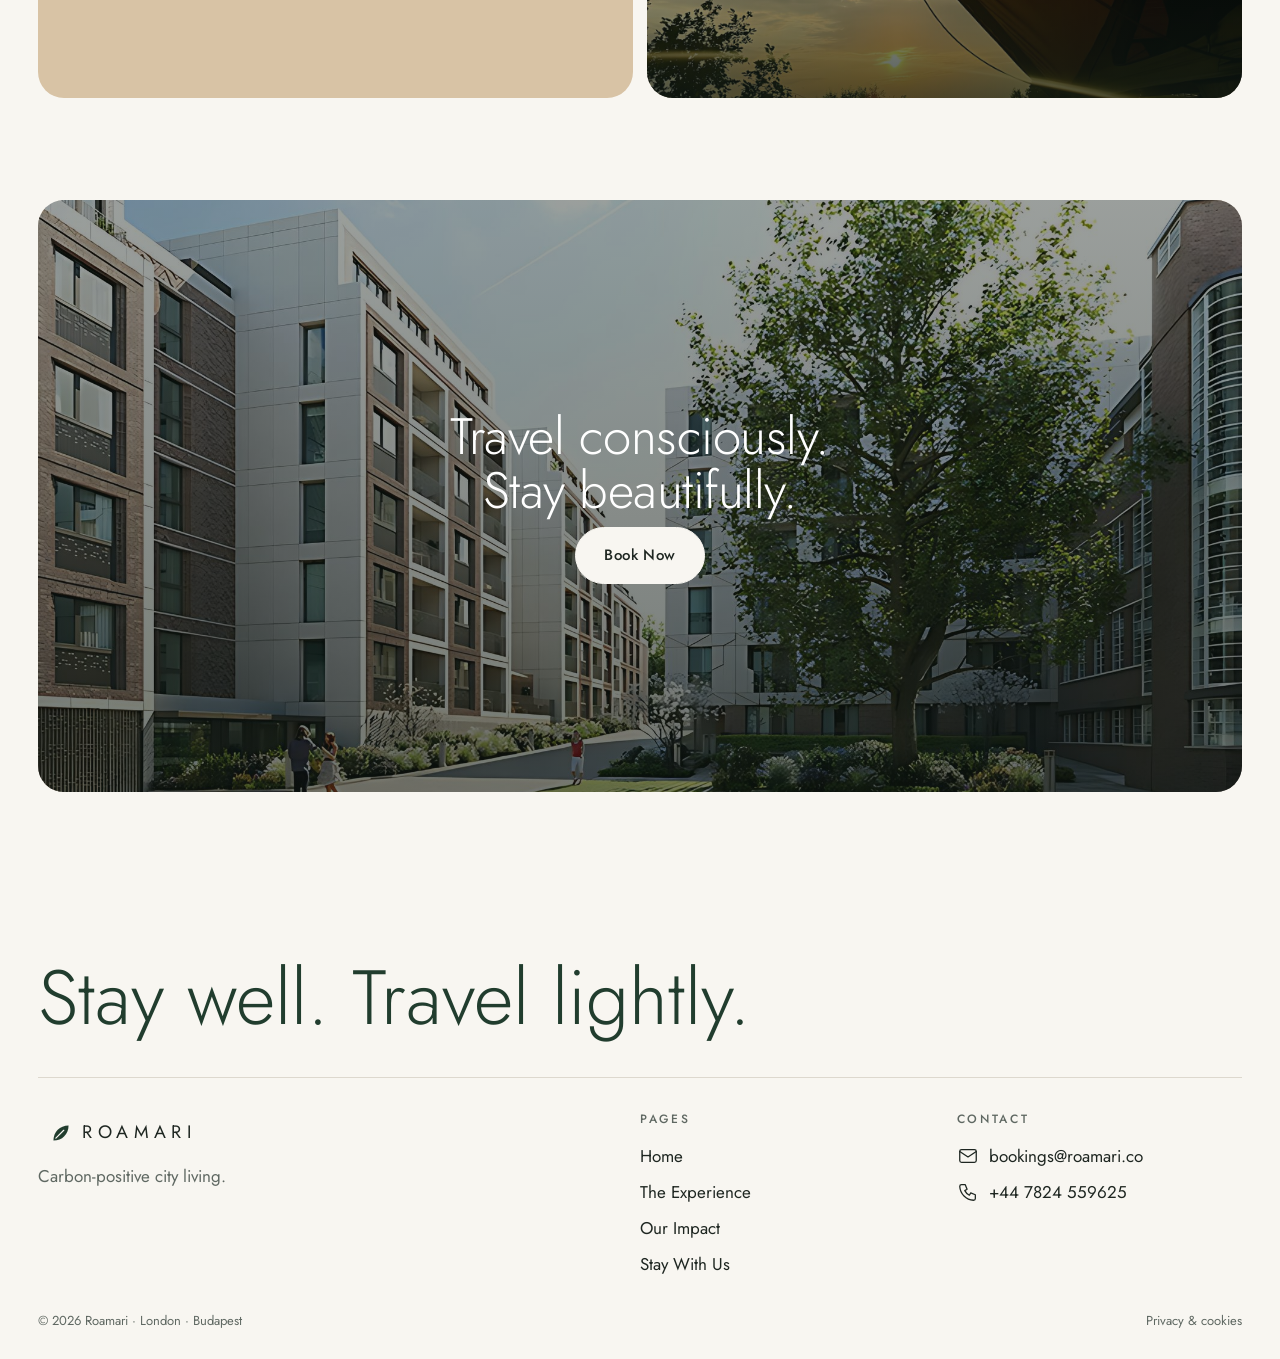
<file: our-impact/index.html>
<!doctype html>
<html lang="en-GB">
<head>
<meta charset="utf-8">
<meta name="viewport" content="width=device-width,initial-scale=1,viewport-fit=cover">
<title>Our Impact — Roamari</title>
<meta name="description" content="Carbon positive by design. We do not offset, we restore: efficient buildings, hybrid mobility and active reforestation.">
<link rel="canonical" href="https://roamari.co/our-impact/">
<meta property="og:type" content="website">
<meta property="og:site_name" content="Roamari">
<meta property="og:title" content="Our Impact — Roamari">
<meta property="og:description" content="Carbon positive by design. We do not offset, we restore: efficient buildings, hybrid mobility and active reforestation.">
<meta property="og:url" content="https://roamari.co/our-impact/">
<meta property="og:image" content="https://roamari.co/img/park-wide.jpg">
<meta name="twitter:card" content="summary_large_image">
<meta name="theme-color" content="#2F4F3E">
<link rel="icon" href="../favicon.svg" type="image/svg+xml">
<link rel="preconnect" href="https://fonts.googleapis.com"><link rel="preconnect" href="https://fonts.gstatic.com" crossorigin>
<link rel="stylesheet" href="https://fonts.googleapis.com/css2?family=Jost:wght@300;400;500&display=swap">
<link rel="stylesheet" href="../styles.css">
</head>
<body data-page="impact" data-base="../">
<header class="hdr" id="site-header"><div class="wrap"><div class="bar"><a class="logo" href="../"><svg class="mark " viewBox="0 0 32 32" aria-hidden="true"><path d="M5 27C5 14.3 14.3 5 27 5c0 12.7-9.3 22-22 22z" fill="currentColor"></path><path d="M8.5 23.5 20 12" stroke="var(--mark-vein,#FAF8F4)" stroke-width="1.7" stroke-linecap="round"></path></svg>Roamari</a><nav aria-label="Main"><a data-nav="home" class="" href="../">Home</a><a data-nav="experience" class="" href="../the-experience/">The Experience</a><a data-nav="impact" class="" href="../our-impact/" aria-current="page">Our Impact</a><a data-nav="stay" class="" href="../stay-with-us/">Stay With Us</a></nav><button class="burger" data-toggle-nav="" aria-expanded="false">Menu</button></div><a class="btn btn-solid" href="../stay-with-us/#reserve">Book<span class="long"> Your Stay</span></a></div></header>
<main id="main"><div class="wrap imp-hero"><div class="imp-copy"><span class="eyebrow">Our Impact</span><h1>Carbon positive. By design.</h1><p class="lede">We do not offset. We restore.</p></div><figure class="regen "><div class="regen-art"><figure class="slot "><img src="../img/regeneration.svg" alt="Illustration: bare ground becomes seedlings, young woodland and a living forest" loading="lazy"></figure></div><ol class="stages"><li><b>Bare ground</b><span>Degraded land, stripped of life.</span></li><li><b>Planting</b><span>Native saplings, protected and monitored.</span></li><li><b>Young woodland</b><span>Canopy returns. Soil and wildlife recover.</span></li><li><b>Living forest</b><span>A self-sustaining forest that keeps drawing down carbon.</span></li></ol></figure></div><section class="wrap"><div class="proofs"><div class="tile photo "><figure class="slot "><img src="../img/uren-corner.jpg" alt="The Uren building beside a mature tree" loading="lazy"></figure><span class="n">01</span><svg class="ico " viewBox="0 0 24 24" fill="none" stroke="currentColor" stroke-width="1.4" stroke-linecap="round" stroke-linejoin="round" aria-hidden="true"><path d="M4 11l8-6 8 6v9H4z"></path><path d="M10 20v-5h4v5"></path></svg><h3>Property</h3><p>Our buildings are insulated, efficient, and optimised for low energy demand.</p></div><div class="tile photo "><figure class="slot "><img src="../img/defender-crop.jpg" alt="Hybrid electric Land Rover Defender" loading="lazy"></figure><span class="n">02</span><svg class="ico " viewBox="0 0 24 24" fill="none" stroke="currentColor" stroke-width="1.4" stroke-linecap="round" stroke-linejoin="round" aria-hidden="true"><path d="M4 16V9l2-4h12l2 4v7"></path><path d="M4 16h16v2H4z"></path><circle cx="7.5" cy="18.5" r="1.5"></circle><circle cx="16.5" cy="18.5" r="1.5"></circle><path d="M11 9l-1 3h3l-1 3"></path></svg><h3>Mobility</h3><p>Hybrid electric transport reduces city emissions.</p></div><div class="tile photo "><figure class="slot "><img src="../img/forest-path.jpg" alt="Forest edge and path" loading="lazy"></figure><span class="n">03</span><svg class="ico " viewBox="0 0 24 24" fill="none" stroke="currentColor" stroke-width="1.4" stroke-linecap="round" stroke-linejoin="round" aria-hidden="true"><path d="M12 21V10"></path><path d="M12 13c-4 0-6-3-6-7 4 0 6 3 6 7z"></path><path d="M12 11c0-4 2-7 7-7 0 4-3 7-7 7z"></path></svg><h3>Rewilding</h3><p>We actively invest in reforestation and land restoration beyond our footprint.</p></div></div></section><section class="band qband"><div class="wrap"><figure class="rq lead"><blockquote>“Regenerative hospitality proposes a model in which accommodation actively removes more carbon from the atmosphere than it emits.”</blockquote><figcaption>Roamari research · Carbon-Positive Urban Hospitality</figcaption></figure><div class="quotes-2"><figure class="rq q-sm"><blockquote>“Transport often exceeds accommodation in carbon contribution during short trips.”</blockquote><figcaption>Roamari research · Hybrid Mobility and Carbon-Light Urban Exploration</figcaption></figure><figure class="rq q-sm"><blockquote>“Invisible sustainability does not generate equivalent emotional resonance.”</blockquote><figcaption>Roamari research · The Psychology of Eco-Conscious Travel</figcaption></figure></div></div></section><section class="wrap"><div class="mt"><div class="m-box"><div class="measure "><div class="m-head"><span class="m-kicker">How we measure</span><h3>Carbon positive has a simple test.</h3></div><div class="m-grid"><div class="m-col m-out"><span class="m-label">What a stay emits</span><ul><li>Energy to run the home</li><li>Materials in the building</li><li>Travel during your stay</li></ul></div><div class="m-vs" aria-hidden="true"><span>&lt;</span></div><div class="m-col m-in"><span class="m-label">What we restore</span><ul><li>Reforestation</li><li>Land restoration</li><li>Healthy soil</li></ul></div></div><p class="m-rule">Carbon removed ÷ carbon emitted. Above 1 is carbon positive.</p></div></div><div class="t-box"><div class="track "><span class="m-kicker">Every stay, we track</span><ul><li><i>1</i>Energy used in the home</li><li><i>2</i>Travel during your stay</li><li><i>3</i>Trees planted and land restored</li><li><i>4</i>Carbon removed ÷ carbon emitted</li></ul></div></div></div></section><section class="wrap" style="padding-top:0"><div class="duo"><div class="tile sand" style="align-content:center"><h2>We are not perfect. We are committed.</h2><p style="font-size:19px">Each stay contributes to measurable environmental repair.</p></div><div class="tile photo " style="min-height:420px"><figure class="slot "><img src="../img/sunset-tent.jpg" alt="Evening light over the hills" loading="lazy"></figure></div></div></section><div class="wrap" style="padding-bottom:clamp(56px,8vw,112px)"><div class="tile photo cta-tile"><figure class="slot "><img src="../img/courtyard.jpg" alt="Gardens between the buildings (architect's visual)" loading="lazy"></figure><h2>Travel consciously. Stay beautifully.</h2><a class="btn btn-light" href="../stay-with-us/#reserve">Book Now</a></div></div></main>
<footer class="ftr" id="site-footer"><div class="wrap"><p class="big">Stay well. Travel lightly.</p><div><a class="logo" href="../"><svg class="mark " viewBox="0 0 32 32" aria-hidden="true"><path d="M5 27C5 14.3 14.3 5 27 5c0 12.7-9.3 22-22 22z" fill="currentColor"></path><path d="M8.5 23.5 20 12" stroke="var(--mark-vein,#FAF8F4)" stroke-width="1.7" stroke-linecap="round"></path></svg>Roamari</a><p style="margin-top:6px">Carbon-positive city living.</p></div><div><h4>Pages</h4><ul><li><a data-nav="home" class="" href="../">Home</a></li><li><a data-nav="experience" class="" href="../the-experience/">The Experience</a></li><li><a data-nav="impact" class="" href="../our-impact/" aria-current="page">Our Impact</a></li><li><a data-nav="stay" class="" href="../stay-with-us/">Stay With Us</a></li></ul></div><div><h4>Contact</h4><ul class="contact"><li><svg class="ico " viewBox="0 0 24 24" fill="none" stroke="currentColor" stroke-width="1.4" stroke-linecap="round" stroke-linejoin="round" aria-hidden="true"><rect x="3" y="5" width="18" height="14" rx="2"></rect><path d="M3 7l9 6 9-6"></path></svg><a href="mailto:bookings@roamari.co">bookings@roamari.co</a></li><li><svg class="ico " viewBox="0 0 24 24" fill="none" stroke="currentColor" stroke-width="1.4" stroke-linecap="round" stroke-linejoin="round" aria-hidden="true"><path d="M5 4h4l2 5-2.5 1.5a11 11 0 0 0 5 5L15 13l5 2v4a2 2 0 0 1-2 2A16 16 0 0 1 3 6a2 2 0 0 1 2-2z"></path></svg><a href="tel:+447824559625">+44 7824 559625</a></li></ul></div><div class="legal"><span>© 2026 Roamari · London · Budapest</span><a class="flink" href="../privacy/">Privacy &amp; cookies</a></div></div></footer>
<script src="../site.js" defer></script>
</body>
</html>
</file>
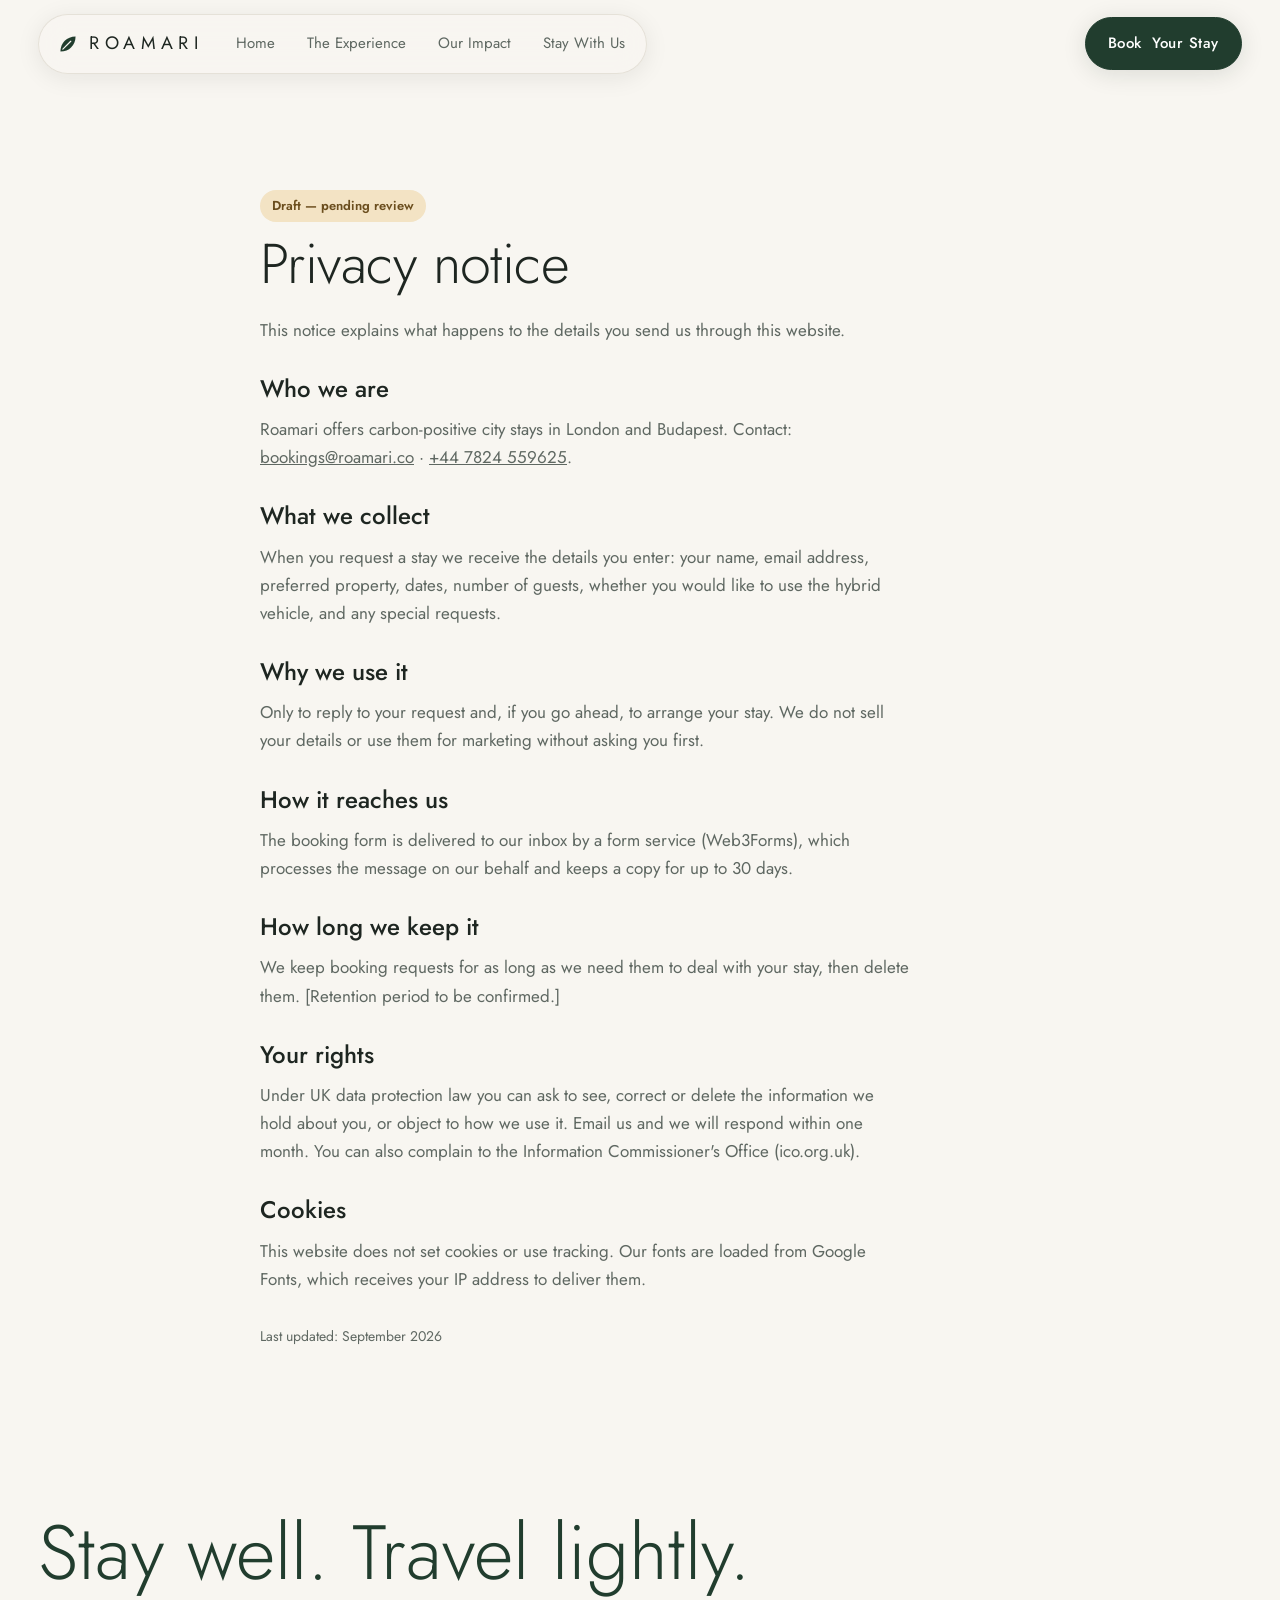
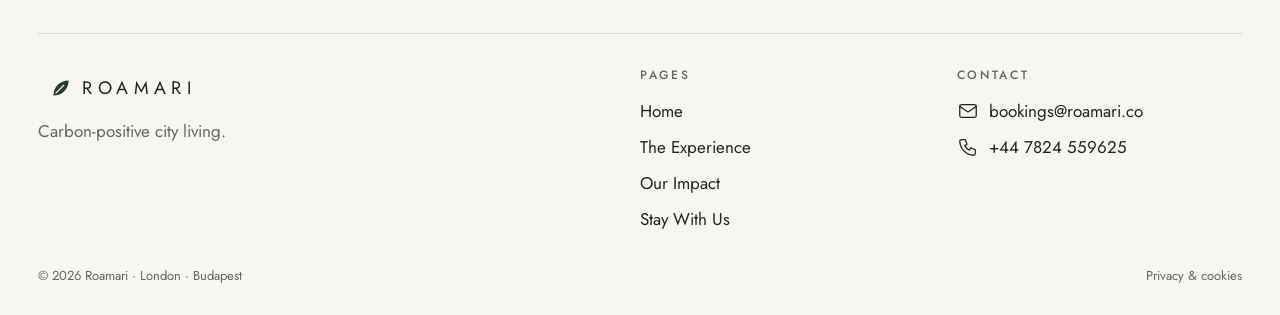
<file: privacy/index.html>
<!doctype html>
<html lang="en-GB">
<head>
<meta charset="utf-8">
<meta name="viewport" content="width=device-width,initial-scale=1,viewport-fit=cover">
<title>Privacy notice — Roamari</title>
<meta name="description" content="How Roamari uses the details you send through the booking form.">
<link rel="canonical" href="https://roamari.co/privacy/">
<meta property="og:type" content="website">
<meta property="og:site_name" content="Roamari">
<meta property="og:title" content="Privacy notice — Roamari">
<meta property="og:description" content="How Roamari uses the details you send through the booking form.">
<meta property="og:url" content="https://roamari.co/privacy/">
<meta property="og:image" content="https://roamari.co/img/park-wide.jpg">
<meta name="twitter:card" content="summary_large_image">
<meta name="theme-color" content="#2F4F3E">
<link rel="icon" href="../favicon.svg" type="image/svg+xml">
<link rel="preconnect" href="https://fonts.googleapis.com"><link rel="preconnect" href="https://fonts.gstatic.com" crossorigin>
<link rel="stylesheet" href="https://fonts.googleapis.com/css2?family=Jost:wght@300;400;500&display=swap">
<link rel="stylesheet" href="../styles.css">
</head>
<body data-page="privacy" data-base="../">
<header class="hdr" id="site-header"><div class="wrap"><div class="bar"><a class="logo" href="../"><svg class="mark " viewBox="0 0 32 32" aria-hidden="true"><path d="M5 27C5 14.3 14.3 5 27 5c0 12.7-9.3 22-22 22z" fill="currentColor"></path><path d="M8.5 23.5 20 12" stroke="var(--mark-vein,#FAF8F4)" stroke-width="1.7" stroke-linecap="round"></path></svg>Roamari</a><nav aria-label="Main"><a data-nav="home" class="" href="../">Home</a><a data-nav="experience" class="" href="../the-experience/">The Experience</a><a data-nav="impact" class="" href="../our-impact/">Our Impact</a><a data-nav="stay" class="" href="../stay-with-us/">Stay With Us</a></nav><button class="burger" data-toggle-nav="" aria-expanded="false">Menu</button></div><a class="btn btn-solid" href="../stay-with-us/#reserve">Book<span class="long"> Your Stay</span></a></div></header>
<main id="main"><article class="legal-page wrap"><p class="draft">Draft — pending review</p><h1>Privacy notice</h1><p>This notice explains what happens to the details you send us through this website.</p><h2>Who we are</h2><p>Roamari offers carbon-positive city stays in London and Budapest. Contact: <a href="mailto:bookings@roamari.co">bookings@roamari.co</a> · <a href="tel:+447824559625">+44 7824 559625</a>.</p><h2>What we collect</h2><p>When you request a stay we receive the details you enter: your name, email address, preferred property, dates, number of guests, whether you would like to use the hybrid vehicle, and any special requests.</p><h2>Why we use it</h2><p>Only to reply to your request and, if you go ahead, to arrange your stay. We do not sell your details or use them for marketing without asking you first.</p><h2>How it reaches us</h2><p>The booking form is delivered to our inbox by a form service (Web3Forms), which processes the message on our behalf and keeps a copy for up to 30 days.</p><h2>How long we keep it</h2><p>We keep booking requests for as long as we need them to deal with your stay, then delete them. [Retention period to be confirmed.]</p><h2>Your rights</h2><p>Under UK data protection law you can ask to see, correct or delete the information we hold about you, or object to how we use it. Email us and we will respond within one month. You can also complain to the Information Commissioner's Office (ico.org.uk).</p><h2>Cookies</h2><p>This website does not set cookies or use tracking. Our fonts are loaded from Google Fonts, which receives your IP address to deliver them.</p><p class="updated">Last updated: September 2026</p></article></main>
<footer class="ftr" id="site-footer"><div class="wrap"><p class="big">Stay well. Travel lightly.</p><div><a class="logo" href="../"><svg class="mark " viewBox="0 0 32 32" aria-hidden="true"><path d="M5 27C5 14.3 14.3 5 27 5c0 12.7-9.3 22-22 22z" fill="currentColor"></path><path d="M8.5 23.5 20 12" stroke="var(--mark-vein,#FAF8F4)" stroke-width="1.7" stroke-linecap="round"></path></svg>Roamari</a><p style="margin-top:6px">Carbon-positive city living.</p></div><div><h4>Pages</h4><ul><li><a data-nav="home" class="" href="../">Home</a></li><li><a data-nav="experience" class="" href="../the-experience/">The Experience</a></li><li><a data-nav="impact" class="" href="../our-impact/">Our Impact</a></li><li><a data-nav="stay" class="" href="../stay-with-us/">Stay With Us</a></li></ul></div><div><h4>Contact</h4><ul class="contact"><li><svg class="ico " viewBox="0 0 24 24" fill="none" stroke="currentColor" stroke-width="1.4" stroke-linecap="round" stroke-linejoin="round" aria-hidden="true"><rect x="3" y="5" width="18" height="14" rx="2"></rect><path d="M3 7l9 6 9-6"></path></svg><a href="mailto:bookings@roamari.co">bookings@roamari.co</a></li><li><svg class="ico " viewBox="0 0 24 24" fill="none" stroke="currentColor" stroke-width="1.4" stroke-linecap="round" stroke-linejoin="round" aria-hidden="true"><path d="M5 4h4l2 5-2.5 1.5a11 11 0 0 0 5 5L15 13l5 2v4a2 2 0 0 1-2 2A16 16 0 0 1 3 6a2 2 0 0 1 2-2z"></path></svg><a href="tel:+447824559625">+44 7824 559625</a></li></ul></div><div class="legal"><span>© 2026 Roamari · London · Budapest</span><a class="flink" href="../privacy/">Privacy &amp; cookies</a></div></div></footer>
<script src="../site.js" defer></script>
</body>
</html>
</file>
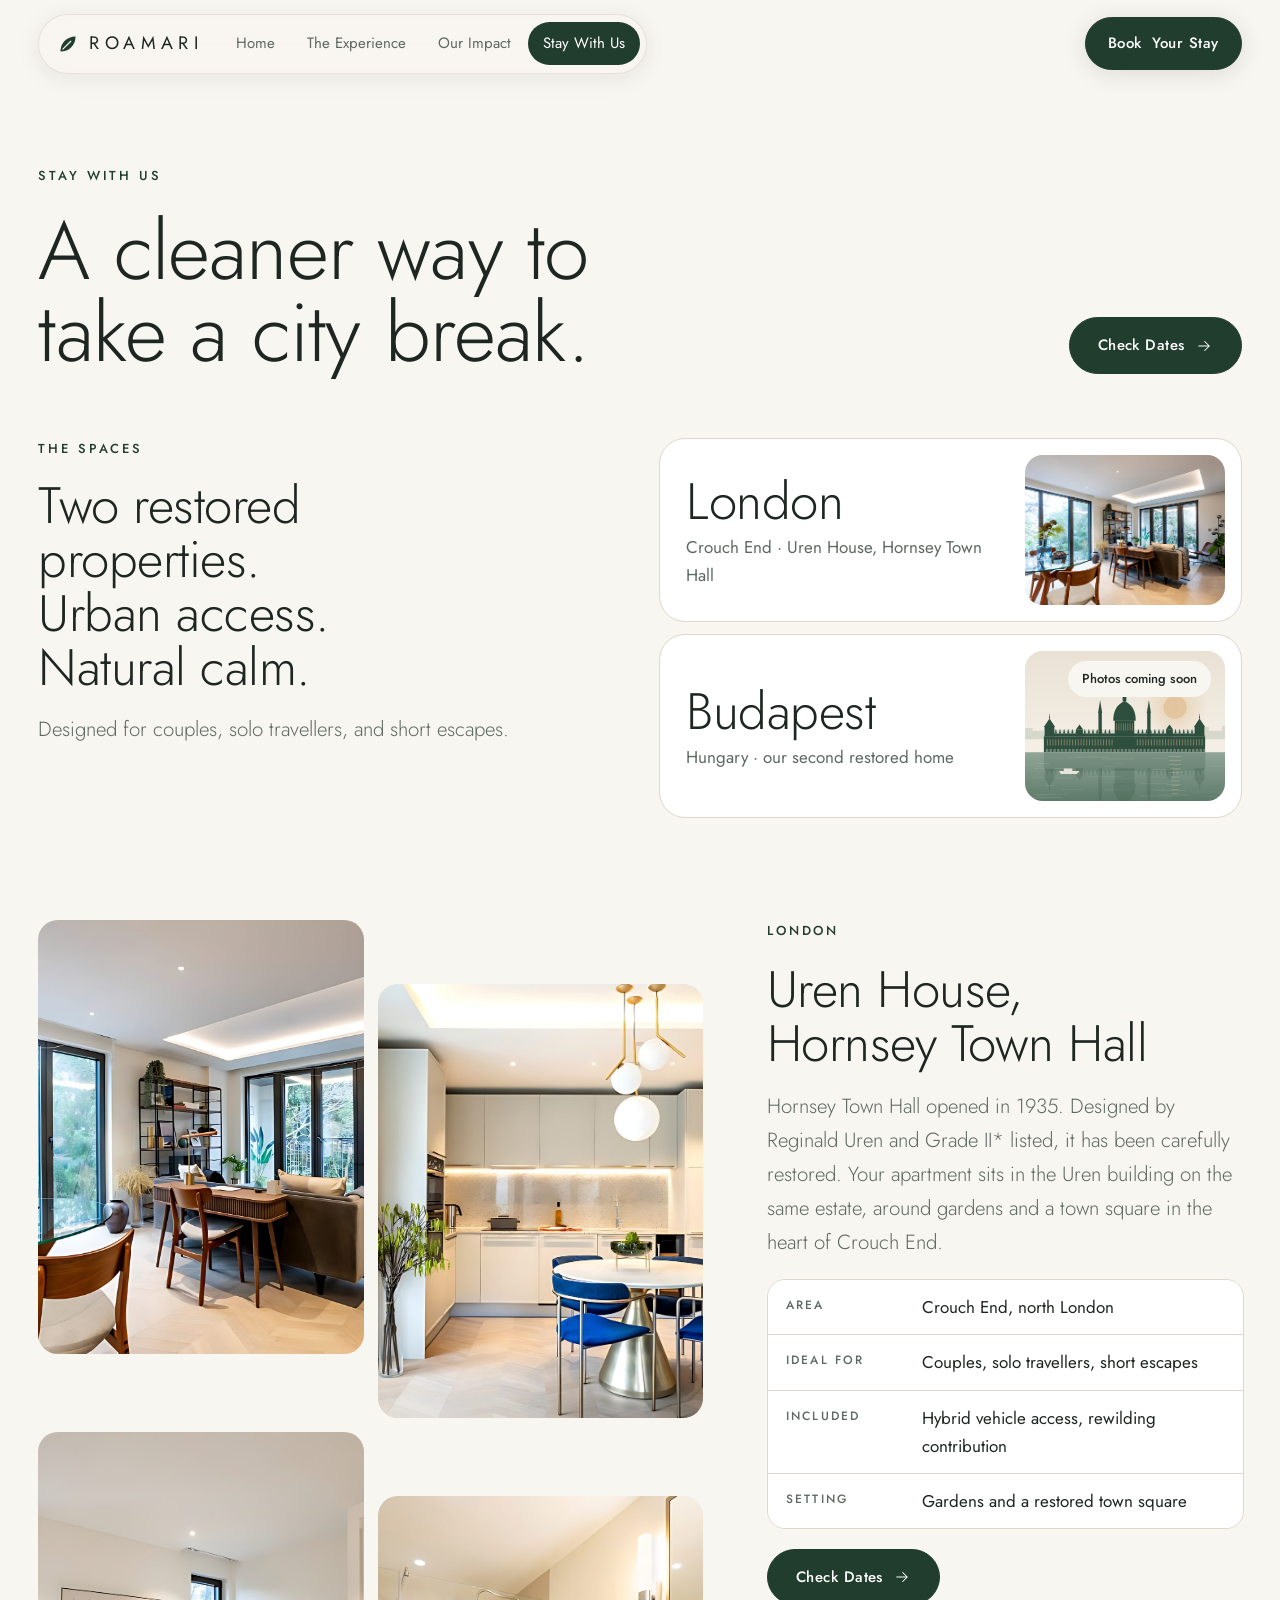
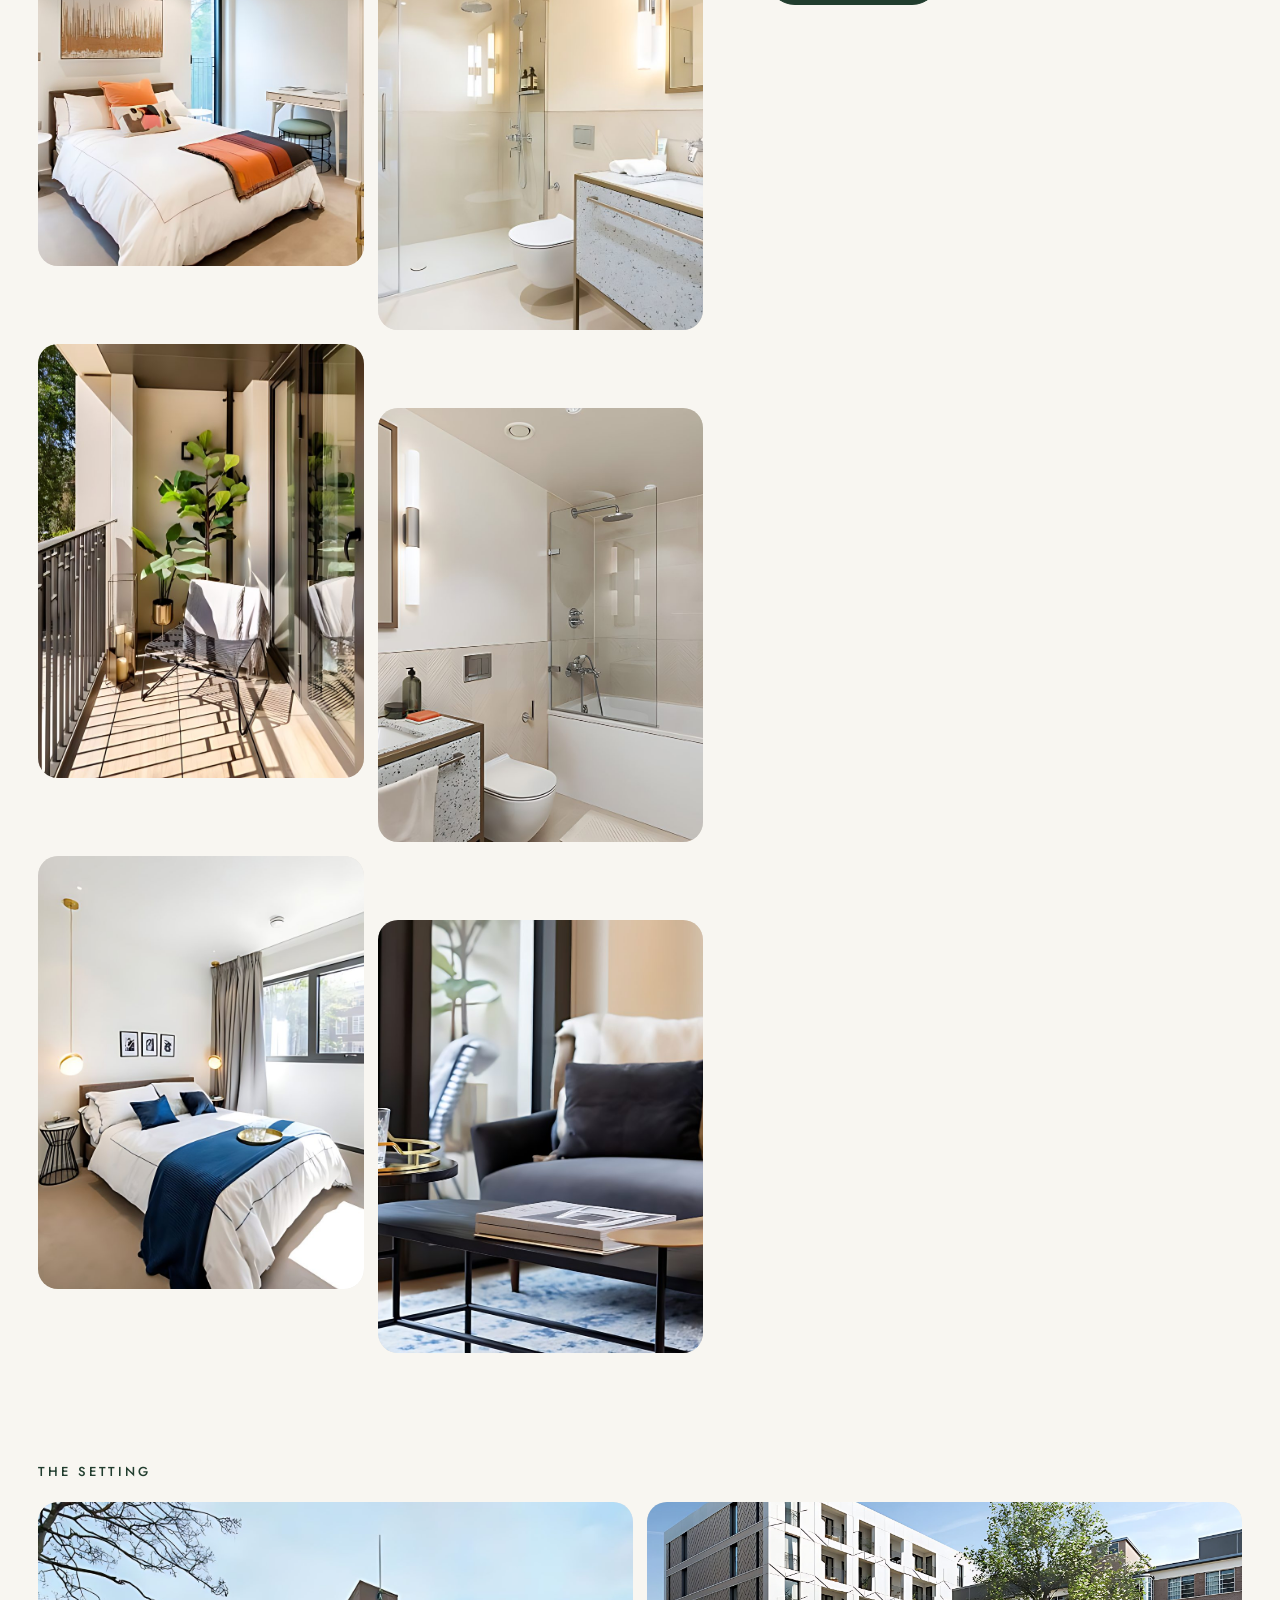
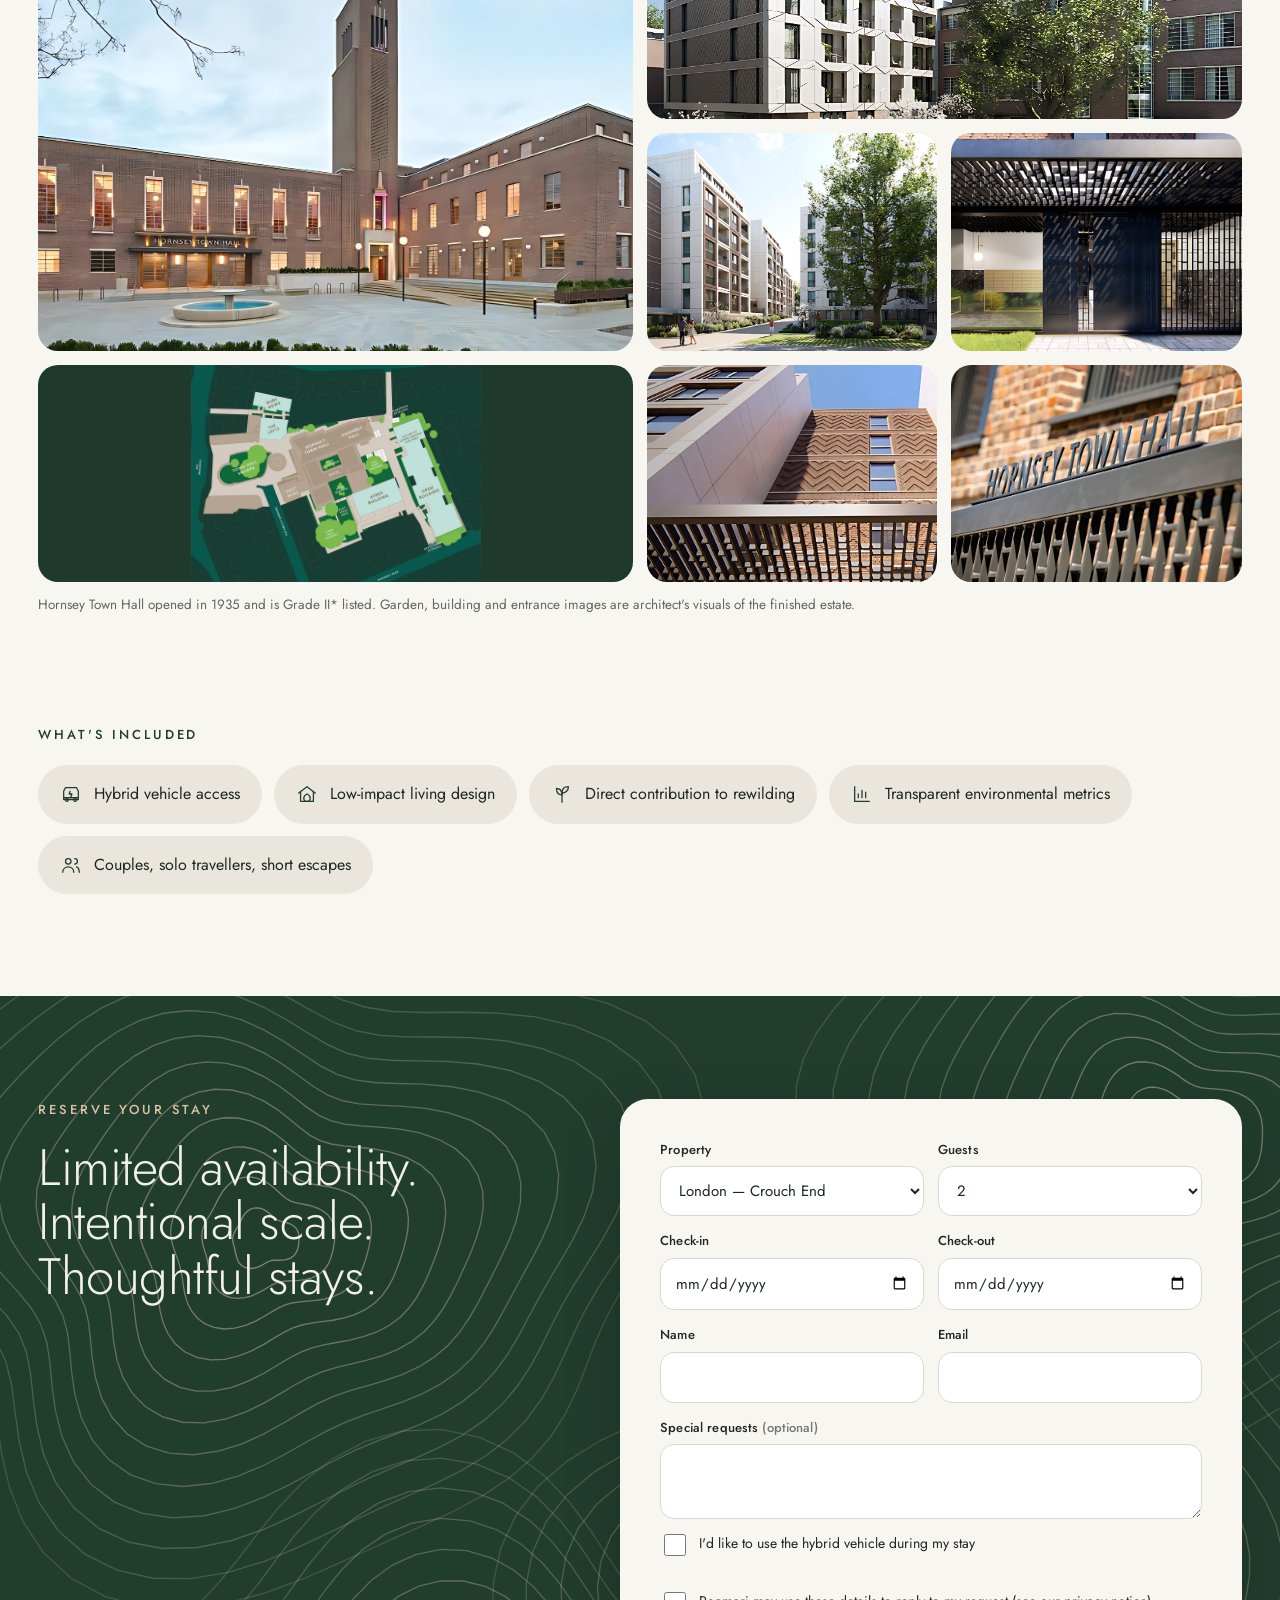
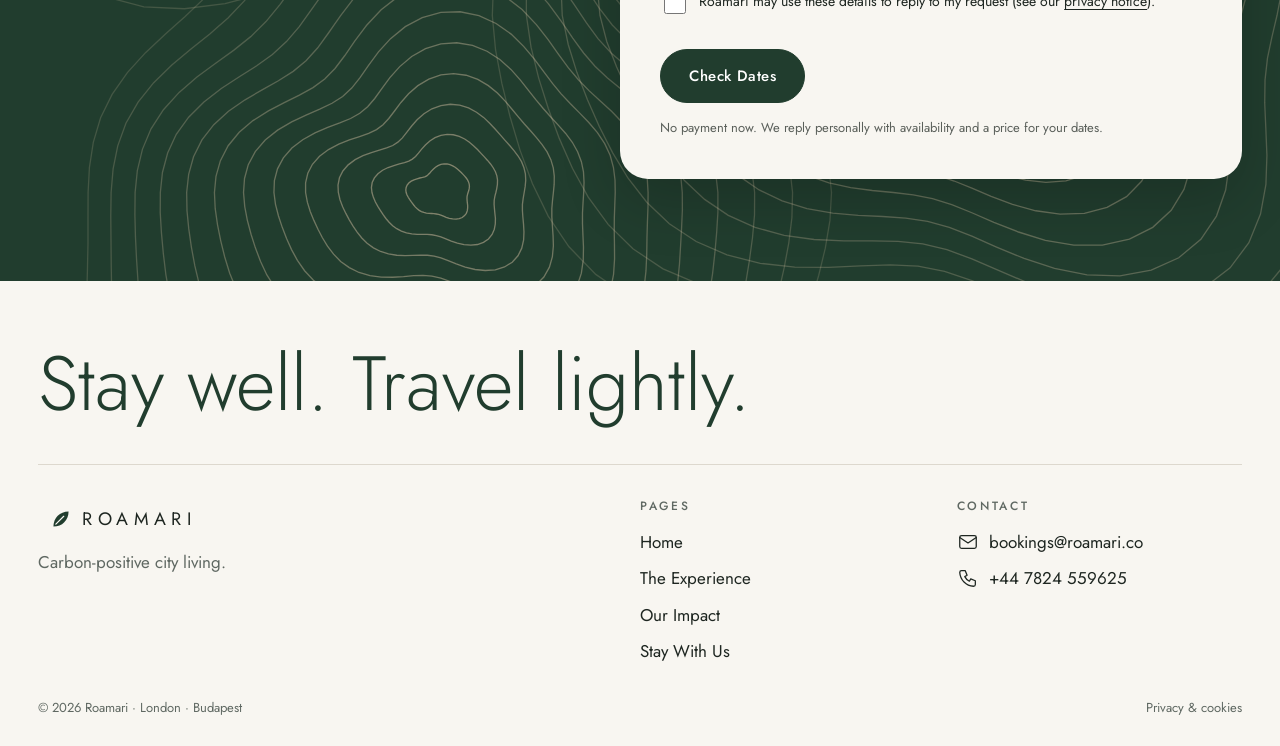
<file: stay-with-us/index.html>
<!doctype html>
<html lang="en-GB">
<head>
<meta charset="utf-8">
<meta name="viewport" content="width=device-width,initial-scale=1,viewport-fit=cover">
<title>Stay With Us — Roamari</title>
<meta name="description" content="A cleaner way to take a city break. Two restored properties in London (Hornsey Town Hall, Crouch End) and Budapest. Check dates.">
<link rel="canonical" href="https://roamari.co/stay-with-us/">
<meta property="og:type" content="website">
<meta property="og:site_name" content="Roamari">
<meta property="og:title" content="Stay With Us — Roamari">
<meta property="og:description" content="A cleaner way to take a city break. Two restored properties in London (Hornsey Town Hall, Crouch End) and Budapest. Check dates.">
<meta property="og:url" content="https://roamari.co/stay-with-us/">
<meta property="og:image" content="https://roamari.co/img/park-wide.jpg">
<meta name="twitter:card" content="summary_large_image">
<meta name="theme-color" content="#2F4F3E">
<link rel="icon" href="../favicon.svg" type="image/svg+xml">
<link rel="preconnect" href="https://fonts.googleapis.com"><link rel="preconnect" href="https://fonts.gstatic.com" crossorigin>
<link rel="stylesheet" href="https://fonts.googleapis.com/css2?family=Jost:wght@300;400;500&display=swap">
<link rel="stylesheet" href="../styles.css">
</head>
<body data-page="stay" data-base="../">
<header class="hdr" id="site-header"><div class="wrap"><div class="bar"><a class="logo" href="../"><svg class="mark " viewBox="0 0 32 32" aria-hidden="true"><path d="M5 27C5 14.3 14.3 5 27 5c0 12.7-9.3 22-22 22z" fill="currentColor"></path><path d="M8.5 23.5 20 12" stroke="var(--mark-vein,#FAF8F4)" stroke-width="1.7" stroke-linecap="round"></path></svg>Roamari</a><nav aria-label="Main"><a data-nav="home" class="" href="../">Home</a><a data-nav="experience" class="" href="../the-experience/">The Experience</a><a data-nav="impact" class="" href="../our-impact/">Our Impact</a><a data-nav="stay" class="" href="../stay-with-us/" aria-current="page">Stay With Us</a></nav><button class="burger" data-toggle-nav="" aria-expanded="false">Menu</button></div><a class="btn btn-solid" href="#reserve">Book<span class="long"> Your Stay</span></a></div></header>
<main id="main"><div class="wrap x-intro"><span class="eyebrow">Stay With Us</span><h1>A cleaner way to take a city break.</h1><a class="btn btn-solid" href="#reserve">Check Dates<svg class="ico " viewBox="0 0 24 24" fill="none" stroke="currentColor" stroke-width="1.4" stroke-linecap="round" stroke-linejoin="round" aria-hidden="true"><path d="M5 12h14M13 6l6 6-6 6"></path></svg></a></div><section class="wrap" style="padding-top:0"><div class="spaces"><div class="copy"><span class="eyebrow">The Spaces</span><h2><span>Two restored properties.</span><span>Urban access.</span><span>Natural calm.</span></h2><p class="lede">Designed for couples, solo travellers, and short escapes.</p></div><div class="list"><a class="item" href="#london"><div><h3>London</h3><p>Crouch End · Uren House, Hornsey Town Hall</p></div><figure class="slot "><img src="../img/living.jpg" alt="London living room" loading="lazy"></figure></a><div class="item"><span class="soon">Photos coming soon</span><div><h3>Budapest</h3><p>Hungary · our second restored home</p></div><figure class="slot "><img src="../img/budapest.svg" alt="Illustration of the Parliament on the Danube, Budapest" loading="lazy"></figure></div></div></div></section><section class="wrap" style="padding-top:0"><div class="london" id="london"><div class="stagger"><figure class="slot "><img src="../img/living.jpg" alt="London living room" loading="lazy"></figure><figure class="slot "><img src="../img/kitchen.jpg" alt="London kitchen with globe pendant lights" loading="lazy"></figure><figure class="slot "><img src="../img/bedroom.jpg" alt="London bedroom" loading="lazy"></figure><figure class="slot "><img src="../img/bathroom.jpg" alt="London bathroom with terrazzo vanity" loading="lazy"></figure><figure class="slot "><img src="../img/balcony.jpg" alt="London balcony" loading="lazy"></figure><figure class="slot "><img src="../img/bath-render.jpg" alt="Bathroom with herringbone tiles and terrazzo (visual)" loading="lazy"></figure><figure class="slot "><img src="../img/bedroom-blue.jpg" alt="Second bedroom style" loading="lazy"></figure><figure class="slot "><img src="../img/detail.jpg" alt="Living room detail" loading="lazy"></figure></div><div class="sticky"><span class="eyebrow">London</span><h2>Uren House, Hornsey Town Hall</h2><p class="lede">Hornsey Town Hall opened in 1935. Designed by Reginald Uren and Grade II* listed, it has been carefully restored. Your apartment sits in the Uren building on the same estate, around gardens and a town square in the heart of Crouch End.</p><dl class="dl"><div><dt>Area</dt><dd>Crouch End, north London</dd></div><div><dt>Ideal for</dt><dd>Couples, solo travellers, short escapes</dd></div><div><dt>Included</dt><dd>Hybrid vehicle access, rewilding contribution</dd></div><div><dt>Setting</dt><dd>Gardens and a restored town square</dd></div></dl><a class="btn btn-solid" href="#reserve">Check Dates<svg class="ico " viewBox="0 0 24 24" fill="none" stroke="currentColor" stroke-width="1.4" stroke-linecap="round" stroke-linejoin="round" aria-hidden="true"><path d="M5 12h14M13 6l6 6-6 6"></path></svg></a></div></div></section><section class="wrap" style="padding-top:0"><span class="eyebrow" style="color:var(--forest)">The setting</span><div class="setting-grid"><figure class="slot g-big"><img src="../img/town-hall.jpg" alt="Hornsey Town Hall and square at dusk" loading="lazy"></figure><figure class="slot g-wide"><img src="../img/building-render.jpg" alt="The new buildings around a mature plane tree (architect's visual)" loading="lazy"></figure><figure class="slot "><img src="../img/courtyard.jpg" alt="Gardens between the buildings (architect's visual)" loading="lazy"></figure><figure class="slot "><img src="../img/entrance.jpg" alt="Entrance with a patterned metal canopy (architect's visual)" loading="lazy"></figure><figure class="slot plan g-wide"><img src="../img/site-plan.jpg" alt="Site plan of the Hornsey Town Hall estate showing the Uren building" loading="lazy"></figure><figure class="slot "><img src="../img/facade.jpg" alt="Chevron brick facade looking up" loading="lazy"></figure><figure class="slot "><img src="../img/town-hall-sign.jpg" alt="Hornsey Town Hall lettering" loading="lazy"></figure></div><p class="cap">Hornsey Town Hall opened in 1935 and is Grade II* listed. Garden, building and entrance images are architect's visuals of the finished estate.</p></section><section class="wrap" style="padding-top:0"><span class="eyebrow" style="color:var(--forest)">What's included</span><div class="chips"><span><svg class="ico " viewBox="0 0 24 24" fill="none" stroke="currentColor" stroke-width="1.4" stroke-linecap="round" stroke-linejoin="round" aria-hidden="true"><path d="M4 16V9l2-4h12l2 4v7"></path><path d="M4 16h16v2H4z"></path><circle cx="7.5" cy="18.5" r="1.5"></circle><circle cx="16.5" cy="18.5" r="1.5"></circle><path d="M11 9l-1 3h3l-1 3"></path></svg>Hybrid vehicle access</span><span><svg class="ico " viewBox="0 0 24 24" fill="none" stroke="currentColor" stroke-width="1.4" stroke-linecap="round" stroke-linejoin="round" aria-hidden="true"><path d="M3 11l9-7 9 7"></path><path d="M5 10v10h14V10"></path><path d="M12 20c-2.5 0-3.5-2-3.5-3.5S10 13 12 12c2 1 3.5 3 3.5 4.5S14.5 20 12 20z"></path></svg>Low-impact living design</span><span><svg class="ico " viewBox="0 0 24 24" fill="none" stroke="currentColor" stroke-width="1.4" stroke-linecap="round" stroke-linejoin="round" aria-hidden="true"><path d="M12 21V10"></path><path d="M12 13c-4 0-6-3-6-7 4 0 6 3 6 7z"></path><path d="M12 11c0-4 2-7 7-7 0 4-3 7-7 7z"></path></svg>Direct contribution to rewilding</span><span><svg class="ico " viewBox="0 0 24 24" fill="none" stroke="currentColor" stroke-width="1.4" stroke-linecap="round" stroke-linejoin="round" aria-hidden="true"><path d="M4 20V4"></path><path d="M4 20h16"></path><path d="M8 16v-4M12 16V8M16 16v-6"></path></svg>Transparent environmental metrics</span><span><svg class="ico " viewBox="0 0 24 24" fill="none" stroke="currentColor" stroke-width="1.4" stroke-linecap="round" stroke-linejoin="round" aria-hidden="true"><circle cx="9" cy="8" r="3"></circle><path d="M3 20c0-3.5 2.5-6 6-6s6 2.5 6 6"></path><path d="M16 5a3 3 0 0 1 0 6M18 14c2 .7 3 2.8 3 6"></path></svg>Couples, solo travellers, short escapes</span></div></section><section class="band reserve" id="reserve"><div class="wrap"><div class="copy"><span class="eyebrow" style="color:var(--sand)">Reserve your stay</span><h2><span>Limited availability.</span><span>Intentional scale.</span><span>Thoughtful stays.</span></h2></div><div class="card"><form id="enquiry" class="enquiry" novalidate=""><div class="f-row"><label class="f"><span>Property</span><select id="f-stay" name="property"><option value="London (Crouch End)">London — Crouch End</option><option value="Budapest">Budapest</option><option value="Either">Either property</option></select></label><label class="f"><span>Guests</span><select id="f-guests" name="guests"><option>1</option><option selected="">2</option><option>3 or more</option></select></label></div><div class="f-row"><label class="f"><span>Check-in</span><input id="f-in" name="checkin" type="date" min="2026-09-25" required=""></label><label class="f"><span>Check-out</span><input id="f-out" name="checkout" type="date" min="2026-09-25" required=""></label></div><div class="f-row"><label class="f"><span>Name</span><input id="f-name" name="name" autocomplete="name" required=""></label><label class="f"><span>Email</span><input id="f-email" name="email" type="email" autocomplete="email" required=""></label></div><label class="f"><span>Special requests <em>(optional)</em></span><textarea id="f-msg" name="message" rows="2"></textarea></label><label class="f-check"><input id="f-car" name="vehicle" type="checkbox" value="yes"> <span>I'd like to use the hybrid vehicle during my stay</span></label><label class="f-check"><input id="f-consent" type="checkbox" required=""> <span>Roamari may use these details to reply to my request (see our <a class="inline" href="../privacy/">privacy notice</a>).</span></label><input type="checkbox" name="botcheck" class="hp" tabindex="-1" autocomplete="off" aria-hidden="true"><p class="f-err" id="f-err" role="alert" hidden=""></p><button class="btn btn-solid f-submit" type="submit">Check Dates</button><p class="f-note">No payment now. We reply personally with availability and a price for your dates.</p><div class="f-done" id="f-done" role="status" hidden=""></div></form></div></div></section></main>
<footer class="ftr" id="site-footer"><div class="wrap"><p class="big">Stay well. Travel lightly.</p><div><a class="logo" href="../"><svg class="mark " viewBox="0 0 32 32" aria-hidden="true"><path d="M5 27C5 14.3 14.3 5 27 5c0 12.7-9.3 22-22 22z" fill="currentColor"></path><path d="M8.5 23.5 20 12" stroke="var(--mark-vein,#FAF8F4)" stroke-width="1.7" stroke-linecap="round"></path></svg>Roamari</a><p style="margin-top:6px">Carbon-positive city living.</p></div><div><h4>Pages</h4><ul><li><a data-nav="home" class="" href="../">Home</a></li><li><a data-nav="experience" class="" href="../the-experience/">The Experience</a></li><li><a data-nav="impact" class="" href="../our-impact/">Our Impact</a></li><li><a data-nav="stay" class="" href="../stay-with-us/" aria-current="page">Stay With Us</a></li></ul></div><div><h4>Contact</h4><ul class="contact"><li><svg class="ico " viewBox="0 0 24 24" fill="none" stroke="currentColor" stroke-width="1.4" stroke-linecap="round" stroke-linejoin="round" aria-hidden="true"><rect x="3" y="5" width="18" height="14" rx="2"></rect><path d="M3 7l9 6 9-6"></path></svg><a href="mailto:bookings@roamari.co">bookings@roamari.co</a></li><li><svg class="ico " viewBox="0 0 24 24" fill="none" stroke="currentColor" stroke-width="1.4" stroke-linecap="round" stroke-linejoin="round" aria-hidden="true"><path d="M5 4h4l2 5-2.5 1.5a11 11 0 0 0 5 5L15 13l5 2v4a2 2 0 0 1-2 2A16 16 0 0 1 3 6a2 2 0 0 1 2-2z"></path></svg><a href="tel:+447824559625">+44 7824 559625</a></li></ul></div><div class="legal"><span>© 2026 Roamari · London · Budapest</span><a class="flink" href="../privacy/">Privacy &amp; cookies</a></div></div></footer>
<script src="../site.js" defer></script>
</body>
</html>
</file>
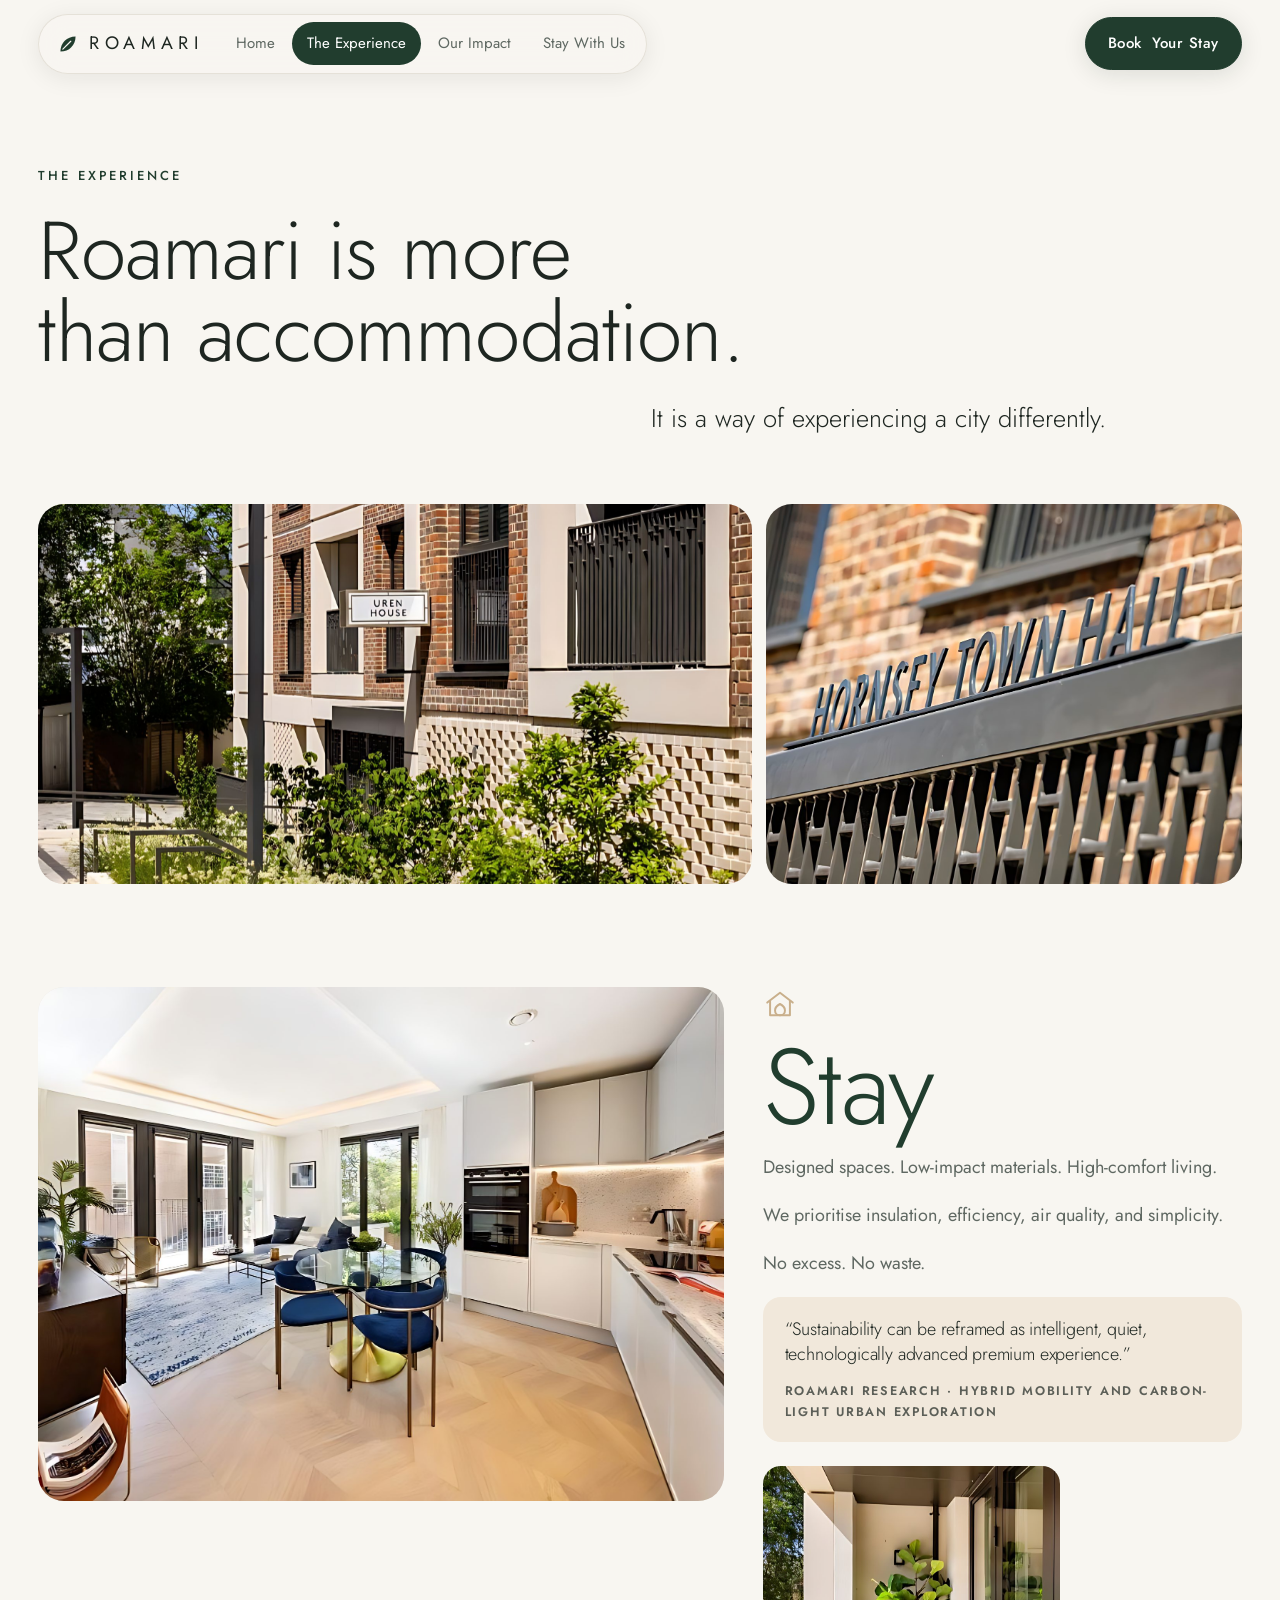
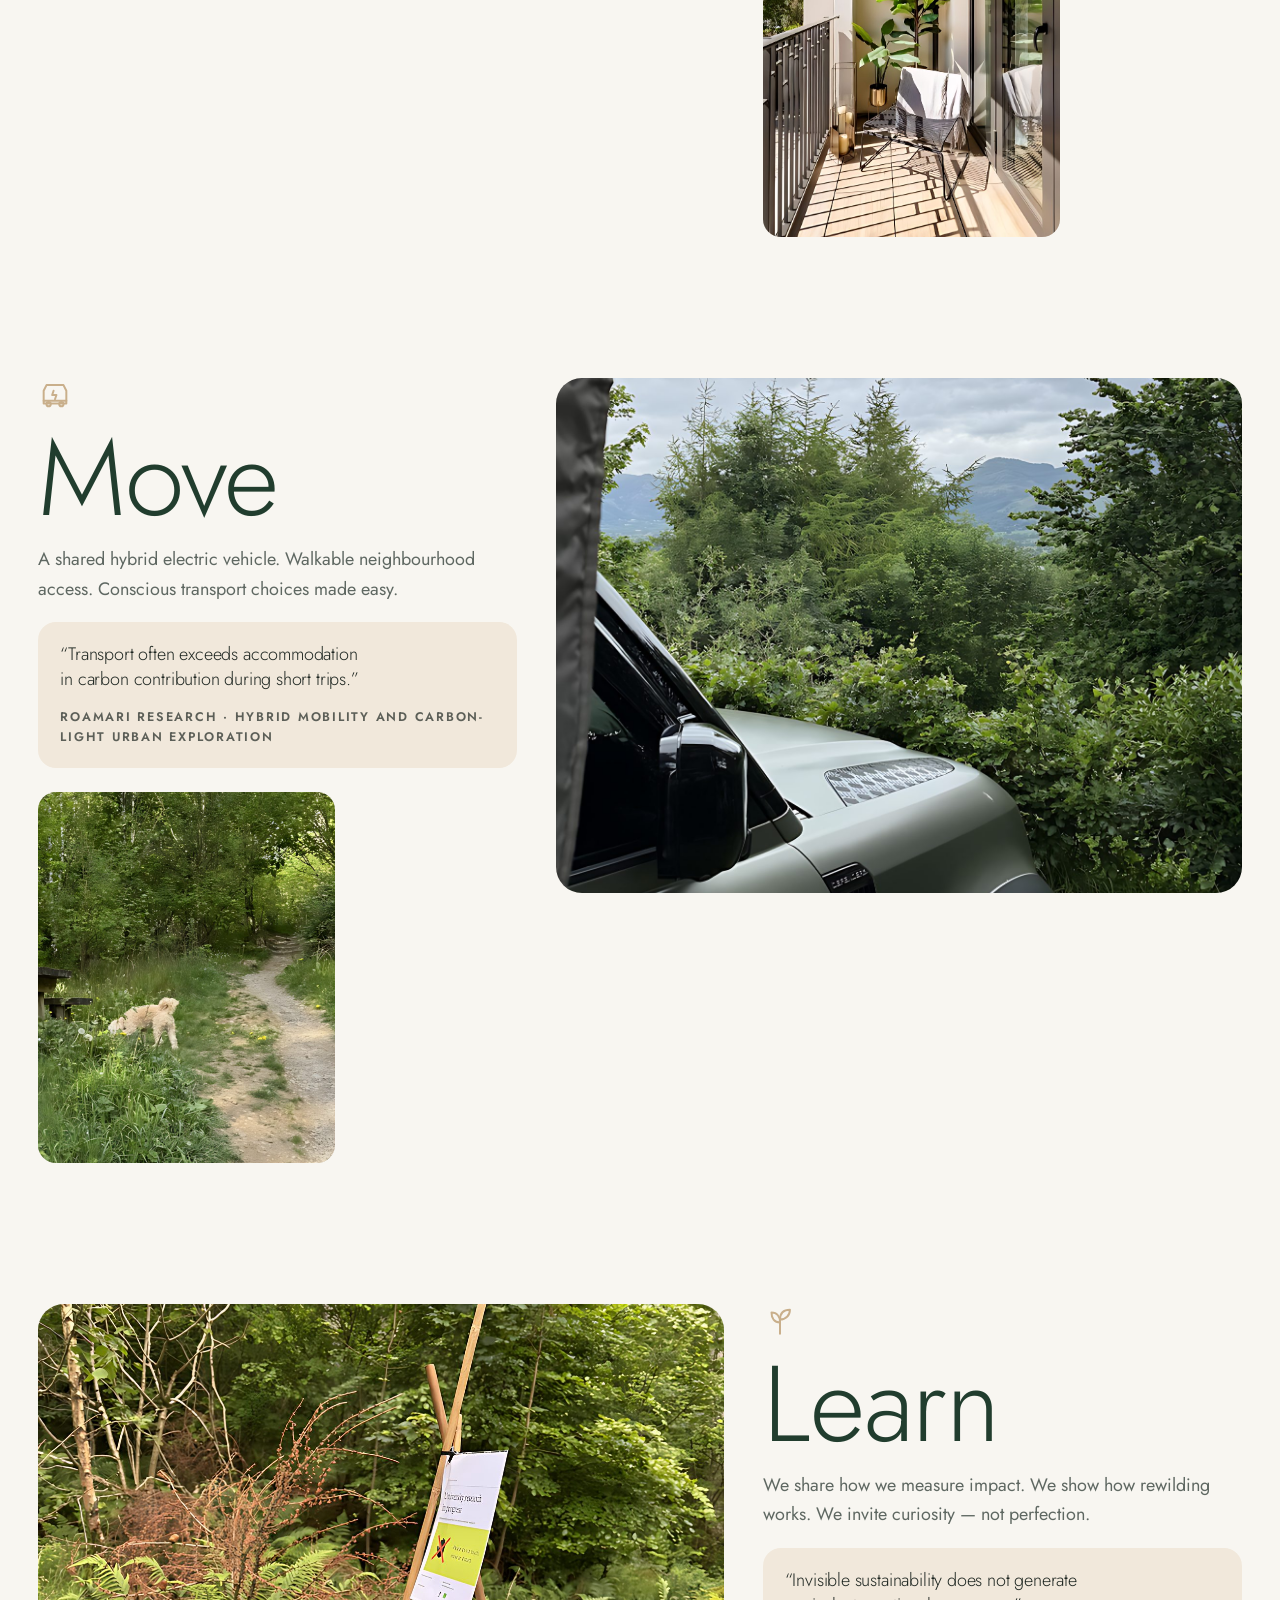
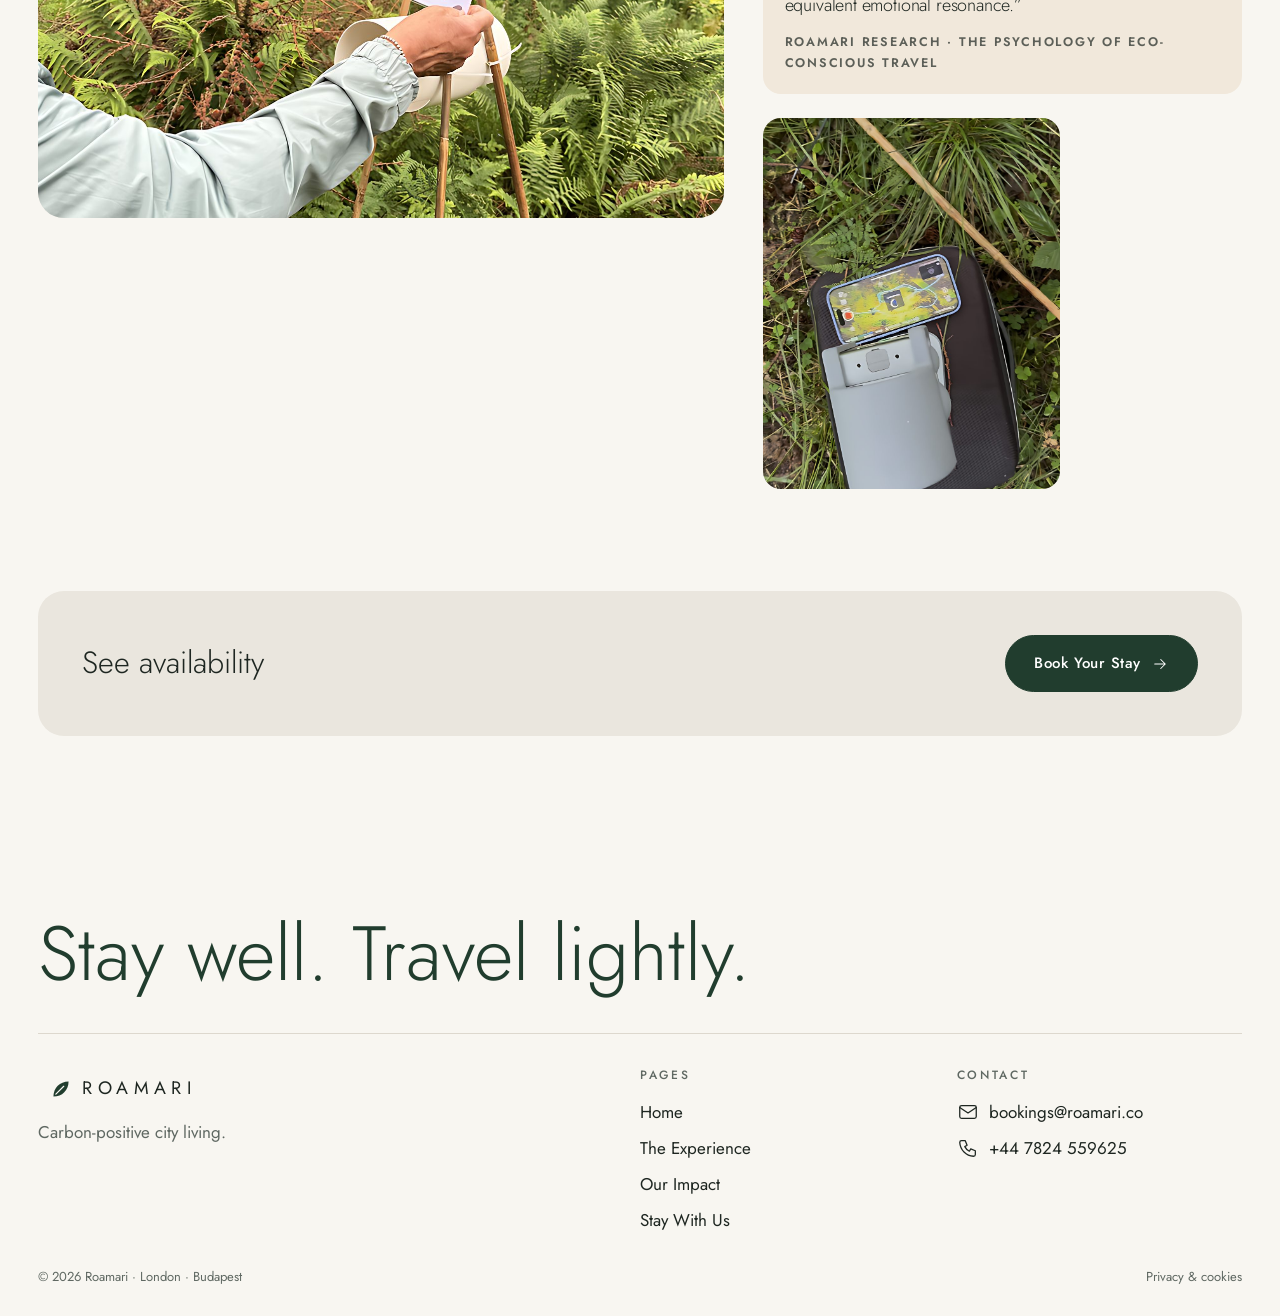
<file: the-experience/index.html>
<!doctype html>
<html lang="en-GB">
<head>
<meta charset="utf-8">
<meta name="viewport" content="width=device-width,initial-scale=1,viewport-fit=cover">
<title>The Experience — Roamari</title>
<meta name="description" content="Roamari is more than accommodation. Stay, move and learn: design-led spaces, a shared hybrid electric vehicle and rewilding you can see.">
<link rel="canonical" href="https://roamari.co/the-experience/">
<meta property="og:type" content="website">
<meta property="og:site_name" content="Roamari">
<meta property="og:title" content="The Experience — Roamari">
<meta property="og:description" content="Roamari is more than accommodation. Stay, move and learn: design-led spaces, a shared hybrid electric vehicle and rewilding you can see.">
<meta property="og:url" content="https://roamari.co/the-experience/">
<meta property="og:image" content="https://roamari.co/img/park-wide.jpg">
<meta name="twitter:card" content="summary_large_image">
<meta name="theme-color" content="#2F4F3E">
<link rel="icon" href="../favicon.svg" type="image/svg+xml">
<link rel="preconnect" href="https://fonts.googleapis.com"><link rel="preconnect" href="https://fonts.gstatic.com" crossorigin>
<link rel="stylesheet" href="https://fonts.googleapis.com/css2?family=Jost:wght@300;400;500&display=swap">
<link rel="stylesheet" href="../styles.css">
</head>
<body data-page="experience" data-base="../">
<header class="hdr" id="site-header"><div class="wrap"><div class="bar"><a class="logo" href="../"><svg class="mark " viewBox="0 0 32 32" aria-hidden="true"><path d="M5 27C5 14.3 14.3 5 27 5c0 12.7-9.3 22-22 22z" fill="currentColor"></path><path d="M8.5 23.5 20 12" stroke="var(--mark-vein,#FAF8F4)" stroke-width="1.7" stroke-linecap="round"></path></svg>Roamari</a><nav aria-label="Main"><a data-nav="home" class="" href="../">Home</a><a data-nav="experience" class="" href="../the-experience/" aria-current="page">The Experience</a><a data-nav="impact" class="" href="../our-impact/">Our Impact</a><a data-nav="stay" class="" href="../stay-with-us/">Stay With Us</a></nav><button class="burger" data-toggle-nav="" aria-expanded="false">Menu</button></div><a class="btn btn-solid" href="../stay-with-us/#reserve">Book<span class="long"> Your Stay</span></a></div></header>
<main id="main"><div class="wrap x-intro"><span class="eyebrow">The Experience</span><h1>Roamari is more than accommodation.</h1><p class="lede">It is a way of experiencing a city differently.</p></div><div class="wrap pair"><figure class="slot kb"><img src="../img/uren-house.jpg" alt="Uren House entrance with planting" fetchpriority="high"></figure><figure class="slot "><img src="../img/town-hall-sign.jpg" alt="Hornsey Town Hall lettering" loading="lazy"></figure></div><section class="wrap"><div class="chap"><figure class="slot "><img src="../img/kitchen-living.jpg" alt="Open-plan kitchen and living space with parquet floor" loading="lazy"></figure><div class="txt-col"><svg class="ico " viewBox="0 0 24 24" fill="none" stroke="currentColor" stroke-width="1.4" stroke-linecap="round" stroke-linejoin="round" aria-hidden="true"><path d="M3 11l9-7 9 7"></path><path d="M5 10v10h14V10"></path><path d="M12 20c-2.5 0-3.5-2-3.5-3.5S10 13 12 12c2 1 3.5 3 3.5 4.5S14.5 20 12 20z"></path></svg><h2>Stay</h2><p>Designed spaces. Low-impact materials. High-comfort living.</p><p>We prioritise insulation, efficiency, air quality, and simplicity.</p><p>No excess. No waste.</p><figure class="rq q-sm note"><blockquote>“Sustainability can be reframed as intelligent, quiet, technologically advanced premium experience.”</blockquote><figcaption>Roamari research · Hybrid Mobility and Carbon-Light Urban Exploration</figcaption></figure><figure class="slot small"><img src="../img/balcony.jpg" alt="Sunlit balcony with plants" loading="lazy"></figure></div></div><div class="chap flip"><figure class="slot "><img src="../img/defender-crop.jpg" alt="The hybrid Land Rover Defender parked among trees" loading="lazy"></figure><div class="txt-col"><svg class="ico " viewBox="0 0 24 24" fill="none" stroke="currentColor" stroke-width="1.4" stroke-linecap="round" stroke-linejoin="round" aria-hidden="true"><path d="M4 16V9l2-4h12l2 4v7"></path><path d="M4 16h16v2H4z"></path><circle cx="7.5" cy="18.5" r="1.5"></circle><circle cx="16.5" cy="18.5" r="1.5"></circle><path d="M11 9l-1 3h3l-1 3"></path></svg><h2>Move</h2><p>A shared hybrid electric vehicle. Walkable neighbourhood access. Conscious transport choices made easy.</p><figure class="rq q-sm note"><blockquote>“Transport often exceeds accommodation in carbon contribution during short trips.”</blockquote><figcaption>Roamari research · Hybrid Mobility and Carbon-Light Urban Exploration</figcaption></figure><figure class="slot small"><img src="../img/forest-path.jpg" alt="A walking path at the forest edge" loading="lazy"></figure></div></div><div class="chap"><figure class="slot "><img src="../img/field-research.jpg" alt="Monitoring equipment among ferns on a rewilding site" loading="lazy"></figure><div class="txt-col"><svg class="ico " viewBox="0 0 24 24" fill="none" stroke="currentColor" stroke-width="1.4" stroke-linecap="round" stroke-linejoin="round" aria-hidden="true"><path d="M12 21V10"></path><path d="M12 13c-4 0-6-3-6-7 4 0 6 3 6 7z"></path><path d="M12 11c0-4 2-7 7-7 0 4-3 7-7 7z"></path></svg><h2>Learn</h2><p>We share how we measure impact. We show how rewilding works. We invite curiosity — not perfection.</p><figure class="rq q-sm note"><blockquote>“Invisible sustainability does not generate equivalent emotional resonance.”</blockquote><figcaption>Roamari research · The Psychology of Eco-Conscious Travel</figcaption></figure><figure class="slot small"><img src="../img/field-app.jpg" alt="Mapping a restoration site on a phone" loading="lazy"></figure></div></div></section><div class="wrap" style="padding-bottom:clamp(64px,9vw,120px)"><div class="quiet"><p>See availability</p><a class="btn btn-solid" href="../stay-with-us/#reserve">Book Your Stay<svg class="ico " viewBox="0 0 24 24" fill="none" stroke="currentColor" stroke-width="1.4" stroke-linecap="round" stroke-linejoin="round" aria-hidden="true"><path d="M5 12h14M13 6l6 6-6 6"></path></svg></a></div></div></main>
<footer class="ftr" id="site-footer"><div class="wrap"><p class="big">Stay well. Travel lightly.</p><div><a class="logo" href="../"><svg class="mark " viewBox="0 0 32 32" aria-hidden="true"><path d="M5 27C5 14.3 14.3 5 27 5c0 12.7-9.3 22-22 22z" fill="currentColor"></path><path d="M8.5 23.5 20 12" stroke="var(--mark-vein,#FAF8F4)" stroke-width="1.7" stroke-linecap="round"></path></svg>Roamari</a><p style="margin-top:6px">Carbon-positive city living.</p></div><div><h4>Pages</h4><ul><li><a data-nav="home" class="" href="../">Home</a></li><li><a data-nav="experience" class="" href="../the-experience/" aria-current="page">The Experience</a></li><li><a data-nav="impact" class="" href="../our-impact/">Our Impact</a></li><li><a data-nav="stay" class="" href="../stay-with-us/">Stay With Us</a></li></ul></div><div><h4>Contact</h4><ul class="contact"><li><svg class="ico " viewBox="0 0 24 24" fill="none" stroke="currentColor" stroke-width="1.4" stroke-linecap="round" stroke-linejoin="round" aria-hidden="true"><rect x="3" y="5" width="18" height="14" rx="2"></rect><path d="M3 7l9 6 9-6"></path></svg><a href="mailto:bookings@roamari.co">bookings@roamari.co</a></li><li><svg class="ico " viewBox="0 0 24 24" fill="none" stroke="currentColor" stroke-width="1.4" stroke-linecap="round" stroke-linejoin="round" aria-hidden="true"><path d="M5 4h4l2 5-2.5 1.5a11 11 0 0 0 5 5L15 13l5 2v4a2 2 0 0 1-2 2A16 16 0 0 1 3 6a2 2 0 0 1 2-2z"></path></svg><a href="tel:+447824559625">+44 7824 559625</a></li></ul></div><div class="legal"><span>© 2026 Roamari · London · Budapest</span><a class="flink" href="../privacy/">Privacy &amp; cookies</a></div></div></footer>
<script src="../site.js" defer></script>
</body>
</html>
</file>
<file: styles.css>
/* Option C — "Forest Edge": photo tiles, textured forest panels, floating header. Font: Jost */
:root{
  --bg:#F8F6F1; --surface:#FFFFFF; --stone:#EAE6DE; --ink:#1E2621; --muted:#5F6862; --line:#DDD8CE;
  --forest:#213D2E; --forest-2:#2C4D3B; --sand:#D8C3A5; --sand-2:#C9AF8B; --sand-soft:#F1E8DB;
  --field:#FFFFFF; --done-bg:#E3E9E1; --m-out-bg:#EFEBE4;
  --r:26px; --r-input:14px; --r-regen:26px;
  --f-body:"Jost",system-ui,-apple-system,"Segoe UI",sans-serif;
}
body{background:var(--bg);color:var(--ink);font:400 17px/1.65 var(--f-body);margin:0}
a{color:inherit}
.wrap{max-width:1300px;margin:0 auto;padding-inline:clamp(16px,3vw,40px)}
h1,h2,h3{font-weight:300;letter-spacing:-.01em;text-wrap:balance;margin:0}
h1{font-size:clamp(40px,6.4vw,96px);line-height:1}
h2{font-size:clamp(30px,4vw,54px);line-height:1.06}
h3{font-size:clamp(22px,2vw,28px);line-height:1.2;font-weight:400}
p{margin:0}
.lede{font-size:clamp(18px,1.6vw,21px);color:var(--muted);max-width:52ch;font-weight:300}
.eyebrow{font-size:13px;font-weight:500;letter-spacing:.22em;text-transform:uppercase}
.btn{display:inline-flex;align-items:center;gap:10px;padding:15px 28px;border-radius:999px;border:1px solid currentColor;text-decoration:none;font-size:15px;font-weight:500;letter-spacing:.03em;transition:background .25s,color .25s,border-color .25s,transform .25s;cursor:pointer;font-family:var(--f-body);background:transparent;color:inherit}
.btn:hover{transform:translateY(-1px)}
.btn-solid{background:var(--forest);border-color:var(--forest);color:#fff}
.btn-solid:hover{background:var(--forest-2);border-color:var(--forest-2)}
.btn-sand{background:var(--sand);border-color:var(--sand);color:var(--ink)}
.btn-sand:hover{background:#E6D5BC;border-color:#E6D5BC}
.btn-light{background:var(--bg);border-color:var(--bg);color:var(--ink)}
.btn .ico{width:18px;height:18px;color:currentColor!important}
a:focus-visible,button:focus-visible{outline:2px solid var(--sand-2);outline-offset:3px}
section{padding-block:clamp(56px,8vw,112px)}
main{padding-top:calc(88px + env(safe-area-inset-top,0px))}
.cap{font-size:13.5px;color:var(--muted);margin-top:12px}

/* floating header */
.hdr{position:fixed;top:0;left:0;right:0;z-index:40;padding-top:env(safe-area-inset-top,0px);pointer-events:none}
.hdr .wrap{display:flex;align-items:center;justify-content:space-between;gap:16px;margin-top:14px}
.hdr .bar,.hdr .btn{pointer-events:auto}
.hdr .bar{display:flex;align-items:center;gap:4px;padding:6px;border-radius:999px;background:rgba(248,246,241,.9);backdrop-filter:blur(14px) saturate(1.2);box-shadow:0 4px 24px rgba(20,30,24,.08);border:1px solid rgba(221,216,206,.7)}
.logo{display:flex;align-items:center;gap:10px;font-weight:400;font-size:18px;letter-spacing:.3em;text-transform:uppercase;text-decoration:none;padding:8px 14px 8px 12px}
.logo .mark{width:22px;height:22px}
.hdr nav{display:flex;gap:2px}
.hdr nav a{padding:9px 15px;border-radius:999px;text-decoration:none;font-size:15px;color:var(--muted)}
.hdr nav a:hover{color:var(--ink)}
.hdr nav a[aria-current]{background:var(--forest);color:#fff}
.hdr .wrap > .btn{padding:13px 22px;box-shadow:0 4px 24px rgba(20,30,24,.12)}
.burger{display:none;background:none;border:0;color:var(--ink);cursor:pointer;padding:0 16px;min-height:44px;min-width:64px;border-radius:999px;font:500 15px/1 var(--f-body)}
@media (max-width:960px){
  .hdr nav{position:fixed;left:16px;right:16px;top:calc(80px + env(safe-area-inset-top,0px));flex-direction:column;padding:10px;border-radius:22px;background:rgba(248,246,241,.98);box-shadow:0 12px 40px rgba(20,30,24,.16);display:none}
  body.nav-open .hdr nav{display:flex}
  .hdr nav a{font-size:20px;padding:14px 16px}
  .burger{display:block}
  .hdr .wrap > .btn{padding:12px 18px;font-size:14px}
}
@media (max-width:480px){.hdr .wrap > .btn .long{display:none}.hdr .wrap{gap:8px}.logo{letter-spacing:.22em;padding-inline:10px 6px}}

/* tiles */
.tile{position:relative;border-radius:var(--r);overflow:hidden;display:grid;align-content:end;padding:clamp(22px,3vw,36px);gap:10px;min-height:280px;background:var(--stone)}
.tile > .slot{position:absolute;inset:0;aspect-ratio:auto;height:100%}
.tile.photo{color:#fff}
.tile.photo > .slot::after{content:"";position:absolute;inset:0;z-index:2;background:linear-gradient(to top,rgba(16,26,20,.72),rgba(16,26,20,0) 58%)}
.tile > *:not(.slot){position:relative;z-index:4}
.tile > .soon,.tile > .arrow-chip{position:absolute}
a.tile{text-decoration:none}
.tile.photo p{color:#E3E8E2;max-width:36ch}
.tile .ico{width:28px;height:28px;color:var(--sand)}
.tile.sand{background:var(--sand);color:var(--ink)}
.tile.sand p{color:#3E3A31}
.tile.photo > .slot img{transition:transform .7s}
a.tile.photo:hover > .slot img{transform:scale(1.04)}
.arrow-chip{top:18px;right:18px;z-index:5;width:44px;height:44px;border-radius:50%;background:rgba(248,246,241,.22);backdrop-filter:blur(8px);display:grid;place-items:center;color:#fff}
.arrow-chip .ico{width:18px;height:18px;color:#fff;transform:rotate(-45deg)}
.soon{top:18px;left:18px;z-index:5;padding:7px 14px;border-radius:999px;background:var(--bg);color:var(--ink);font-size:13px;font-weight:500}

/* home hero: photo tiles */
.hero{display:grid;grid-template-columns:1.15fr .9fr .9fr;grid-template-rows:minmax(270px,1fr) minmax(250px,1fr);gap:14px;min-height:min(740px,84svh);padding-top:10px}
.hero .t-main{grid-row:1/3;align-content:end}
.hero .t-main > .slot::after{background:linear-gradient(200deg,rgba(33,61,46,.15) 20%,rgba(33,61,46,.82) 78%)}
.hero .t-main .eyebrow{color:var(--sand)}
.hero .t-main h1{font-size:clamp(44px,5.8vw,92px);text-shadow:0 2px 24px rgba(0,0,0,.18)}
.hero-copy{display:grid;gap:22px;justify-items:start}
.hero .t-wide{grid-column:2/4}
.hero .tile .eyebrow{color:#EADBC6}
@media (max-width:900px){.hero{grid-template-columns:1fr 1fr;grid-template-rows:auto}.hero .t-main{grid-column:1/-1;grid-row:auto;min-height:520px}.hero .t-wide{grid-column:1/-1}}
@media (max-width:560px){.hero{grid-template-columns:1fr}.hero .tile{grid-column:1/-1}}

/* textured forest band */
.band{background:var(--forest) url(img/topo.svg) center/cover;color:#F1F0EA}
.band .lede{color:#C5CFC7}
.band h2{max-width:24ch}
.ev{display:grid;grid-template-columns:repeat(3,1fr);gap:14px;margin-top:clamp(40px,5vw,64px)}
.ev div{border:1px solid rgba(241,240,234,.18);border-radius:var(--r);padding:28px;display:grid;gap:12px;align-content:start;background:rgba(33,61,46,.55);backdrop-filter:blur(2px)}
.ev .ico{width:28px;height:28px;color:var(--sand)}
.ev b{font-weight:300;font-size:42px;line-height:1;color:var(--sand)}
.ev span{color:#DCE2DC}
.ev-close{margin-top:22px;color:#C5CFC7}
.offer{margin-top:clamp(40px,5vw,64px);padding-top:clamp(32px,4vw,48px);border-top:1px solid rgba(241,240,234,.18);display:flex;justify-content:space-between;align-items:end;gap:28px;flex-wrap:wrap}
.offer p{font-size:clamp(21px,2.2vw,30px);font-weight:300;line-height:1.4;max-width:40ch}
@media (max-width:800px){.ev{grid-template-columns:1fr}}

/* values bento */
.bento{display:grid;grid-template-columns:1.25fr 1fr;grid-template-rows:auto auto;gap:14px}
.bento .tile:first-child{grid-row:1/3;min-height:640px}
.bento .tile{min-height:300px}
@media (max-width:820px){.bento{grid-template-columns:1fr}.bento .tile:first-child{grid-row:auto;min-height:440px}}
.duo{display:grid;grid-template-columns:1fr 1fr;gap:14px}
@media (max-width:760px){.duo{grid-template-columns:1fr}}
.cta-tile{min-height:520px;align-content:center;justify-items:center;text-align:center}
.cta-tile > .slot::after{background:linear-gradient(rgba(16,26,20,.42),rgba(16,26,20,.58))!important}
.cta-tile h2{max-width:20ch}

/* intros (experience, stay) */
.x-intro{padding-block:clamp(36px,6vw,88px) clamp(36px,5vw,64px);display:grid;grid-template-columns:repeat(12,1fr);gap:22px;row-gap:24px;align-items:end}
.x-intro .eyebrow{grid-column:1/-1;color:var(--forest)}
.x-intro h1{grid-column:1/10}
.x-intro .lede{grid-column:7/13;font-size:clamp(20px,2vw,26px);color:var(--ink)}
.x-intro .btn{grid-column:10/13;justify-self:end}
@media (max-width:820px){.x-intro h1,.x-intro .lede,.x-intro .btn{grid-column:1/-1;justify-self:start}}

/* experience chapters */
.pair{display:grid;grid-template-columns:1.5fr 1fr;gap:14px}
.pair .slot{border-radius:var(--r);aspect-ratio:auto;height:100%;min-height:380px}
@media (max-width:700px){.pair{grid-template-columns:1fr}.pair .slot{min-height:260px}}
.chap{display:grid;grid-template-columns:repeat(12,1fr);gap:clamp(20px,3vw,40px);align-items:start}
.chap + .chap{margin-top:clamp(88px,11vw,150px)}
.chap > .slot{grid-column:1/8;aspect-ratio:4/3;border-radius:var(--r)}
.chap .txt-col{grid-column:8/13;display:grid;gap:18px}
.chap.flip > .slot{grid-column:6/13;grid-row:1}
.chap.flip .txt-col{grid-column:1/6;grid-row:1}
.chap h2{font-size:clamp(64px,8.4vw,124px);line-height:.9;color:var(--forest)}
.chap .txt-col > .ico{width:34px;height:34px;color:var(--sand-2)}
.chap p{color:var(--muted);font-size:18px}
.chap .rq.note{padding:20px 22px;border-radius:18px;background:var(--sand-soft)}
.chap .rq.note blockquote{font-size:18px;color:var(--ink)}
.chap .small{width:62%;aspect-ratio:4/5;border-radius:18px;margin-top:6px}
@media (max-width:820px){.chap > .slot,.chap .txt-col,.chap.flip > .slot,.chap.flip .txt-col{grid-column:1/-1;grid-row:auto}.chap .small{width:55%}}
.quiet{display:flex;justify-content:space-between;align-items:center;gap:24px;flex-wrap:wrap;padding:clamp(28px,4vw,44px);border-radius:var(--r);background:var(--stone)}
.quiet p{font-size:clamp(22px,2.4vw,32px);font-weight:300}

/* impact */
.imp-hero{position:relative;padding-top:10px}
.imp-copy{position:absolute;z-index:5;top:clamp(40px,5vw,72px);left:clamp(28px,5vw,72px);right:40%;display:grid;gap:16px}
.imp-copy .eyebrow{color:var(--forest)}
.imp-copy h1{font-size:clamp(40px,5.4vw,82px);color:var(--ink)}
.imp-copy .lede{color:var(--ink);font-size:clamp(20px,2vw,26px)}
.imp-hero .regen .slot{aspect-ratio:16/7.2}
@media (max-width:900px){.imp-copy{position:static;padding:8px 0 24px;right:auto}.imp-hero .regen .slot{aspect-ratio:16/9}}
.proofs{display:grid;grid-template-columns:repeat(3,1fr);gap:14px}
.proofs .tile{min-height:460px}
.proofs .n{font-size:13px;letter-spacing:.22em;color:var(--sand)}
@media (max-width:900px){.proofs{grid-template-columns:1fr}.proofs .tile{min-height:380px}}
.qband .wrap{display:grid;gap:clamp(28px,4vw,52px)}
.qband .lead blockquote{font-size:clamp(28px,3.6vw,50px);max-width:26ch}
.quotes-2{display:grid;grid-template-columns:1fr 1fr;gap:clamp(20px,4vw,56px);padding-top:clamp(24px,3vw,36px);border-top:1px solid rgba(241,240,234,.2)}
.qband figcaption{color:var(--sand)}
@media (max-width:760px){.quotes-2{grid-template-columns:1fr}}
.mt{display:grid;grid-template-columns:1.5fr 1fr;gap:14px;align-items:stretch}
.mt > div{border-radius:var(--r);padding:clamp(24px,4vw,48px)}
.mt .m-box{background:var(--surface);border:1px solid var(--line)}
.mt .t-box{background:var(--stone)}
@media (max-width:900px){.mt{grid-template-columns:1fr}}

/* stay */
.spaces{display:grid;grid-template-columns:repeat(12,1fr);gap:clamp(20px,3vw,40px);row-gap:40px}
.spaces .copy{grid-column:1/6;display:grid;gap:18px;align-content:start}
.spaces .copy .eyebrow{color:var(--forest)}
.spaces .copy h2 span{display:block}
.spaces .list{grid-column:7/13;display:grid;gap:12px}
.item{display:grid;grid-template-columns:1fr 200px;gap:20px;align-items:center;padding:16px 16px 16px 26px;border-radius:var(--r);background:var(--surface);border:1px solid var(--line);text-decoration:none;transition:border-color .25s,transform .25s;position:relative}
.item h3{font-size:clamp(34px,4vw,56px);font-weight:300}
.item p{color:var(--muted)}
.item .slot{aspect-ratio:4/3;border-radius:18px}
a.item:hover{border-color:var(--forest);transform:translateY(-2px)}
.item .soon{position:absolute;top:26px;right:30px;left:auto}
@media (max-width:860px){.spaces .copy,.spaces .list{grid-column:1/-1}.item{grid-template-columns:1fr 130px}.item .soon{position:static;grid-column:1/-1;justify-self:start;margin-bottom:-8px;background:var(--stone)}}
.london{display:grid;grid-template-columns:7fr 5fr;gap:clamp(28px,5vw,72px);align-items:start;scroll-margin-top:100px}
.stagger{display:grid;grid-template-columns:1fr 1fr;gap:14px}
.stagger .slot{aspect-ratio:3/4;border-radius:20px}
.stagger .slot:nth-child(even){margin-top:64px}
.london .sticky{position:sticky;top:110px;display:grid;gap:20px;justify-items:start}
.london .sticky .eyebrow{color:var(--forest)}
.dl{display:grid;margin:0;width:100%;border-radius:18px;overflow:hidden;border:1px solid var(--line)}
.dl div{display:grid;grid-template-columns:120px 1fr;gap:16px;padding:13px 18px;background:var(--surface)}
.dl div + div{border-top:1px solid var(--line)}
.dl dt{font-size:12px;font-weight:500;letter-spacing:.18em;text-transform:uppercase;color:var(--muted);padding-top:3px}
.dl dd{margin:0}
@media (max-width:900px){.london{grid-template-columns:1fr}.london .sticky{position:static}}
.setting-grid{display:grid;grid-template-columns:repeat(4,1fr);grid-auto-rows:clamp(160px,17vw,240px);gap:14px;margin-top:18px}
.setting-grid .slot{aspect-ratio:auto;height:100%;border-radius:20px}
.setting-grid .g-big{grid-column:span 2;grid-row:span 2}
.setting-grid .g-wide{grid-column:span 2}
.setting-grid .plan{background:#1F3A2C}
.setting-grid .plan img{object-fit:contain}
@media (max-width:760px){.setting-grid{grid-template-columns:1fr 1fr;grid-auto-rows:150px}.setting-grid .g-big{grid-column:1/-1}}
.chips{display:flex;flex-wrap:wrap;gap:12px;margin-top:18px}
.chips span{display:inline-flex;align-items:center;gap:12px;padding:16px 22px;border-radius:999px;background:var(--stone);font-size:16px}
.chips .ico{width:22px;height:22px;color:var(--forest)}
.reserve{scroll-margin-top:80px}
.reserve .wrap{display:grid;grid-template-columns:1fr 1.2fr;gap:clamp(28px,5vw,80px);align-items:start}
.reserve .copy{display:grid;gap:20px;align-content:start}
.reserve .copy h2 span{display:block}
.reserve .card{background:var(--bg);color:var(--ink);border-radius:28px;padding:clamp(22px,3.5vw,40px);box-shadow:0 20px 60px rgba(0,0,0,.18)}
@media (max-width:900px){.reserve .wrap{grid-template-columns:1fr}}

/* footer */
.ftr .wrap{display:grid;grid-template-columns:2fr 1fr 1fr;gap:32px;padding-block:64px 28px}
.ftr .big{grid-column:1/-1;font-size:clamp(34px,6vw,84px);font-weight:300;line-height:1.02;color:var(--forest);padding-bottom:40px;border-bottom:1px solid var(--line)}
.ftr p{color:var(--muted)}
.ftr h4{margin:0 0 12px;font-size:12px;letter-spacing:.22em;text-transform:uppercase;color:var(--muted);font-weight:500}
.ftr ul{list-style:none;padding:0;margin:0;display:grid;gap:8px}
.ftr a{text-decoration:none}
.ftr a:hover{color:var(--forest);text-decoration:underline}
.ftr .contact li{display:flex;gap:10px;align-items:center}
.ftr .legal{grid-column:1/-1;display:flex;justify-content:space-between;gap:12px;flex-wrap:wrap;font-size:13px;color:var(--muted)}
@media (max-width:700px){.ftr .wrap{grid-template-columns:1fr 1fr}.ftr .wrap > div:nth-of-type(1){grid-column:1/-1}}

/* shared */
.slot{position:relative;margin:0;overflow:hidden;aspect-ratio:4/3;max-width:100%;background:var(--stone)}
.slot img{position:absolute;inset:0;width:100%;height:100%;object-fit:cover;display:block}
.slot.fallback img{display:none}
.slot-code{position:absolute;top:10px;left:10px;z-index:6;display:none;padding:4px 9px;border-radius:6px;background:#FFD84D;color:#111;font:700 13px/1 ui-monospace,Menlo,monospace;box-shadow:0 2px 8px rgba(0,0,0,.25)}
body.show-slots .slot-code{display:block}
body.show-slots [data-cta]{outline:2px dashed #E0B400;outline-offset:3px;position:relative}
body.show-slots [data-cta]::after{content:attr(data-cta);position:absolute;top:-12px;right:-10px;padding:3px 6px;border-radius:5px;background:#FFD84D;color:#111;font:700 11px/1 ui-monospace,Menlo,monospace;letter-spacing:0;text-transform:none}
.slot-toggle{position:fixed;left:14px;bottom:calc(14px + env(safe-area-inset-bottom,0px));z-index:60;display:flex;align-items:center;gap:7px;padding:8px 12px;border:0;border-radius:999px;background:rgba(30,38,33,.82);color:#fff;font:600 12px/1 system-ui,sans-serif;cursor:pointer;backdrop-filter:blur(6px)}
.slot-toggle i{width:8px;height:8px;border-radius:2px;background:#FFD84D}
.slot-toggle:focus-visible{outline:3px solid #FFD84D;outline-offset:2px}
.ico{width:22px;height:22px;flex:none}
.mark{width:22px;height:22px;flex:none;color:var(--forest)}
/* form */
.enquiry{display:grid;gap:14px}
.f-row{display:grid;grid-template-columns:1fr 1fr;gap:14px}
.f{display:grid;gap:6px}
.f span{font-size:13px;font-weight:500;letter-spacing:.01em}
.f em{font-style:normal;opacity:.6}
.f input,.f select,.f textarea{width:100%;box-sizing:border-box;font:inherit;font-size:15px;padding:12px 14px;border:1px solid var(--line);border-radius:var(--r-input);background:var(--field);color:var(--ink)}
.f textarea{resize:vertical}
.f input:focus,.f select:focus,.f textarea:focus{outline:2px solid var(--forest);outline-offset:1px}
.f-check{display:flex;gap:10px;align-items:flex-start;font-size:14px;line-height:1.45}
.f-check{min-height:44px;cursor:pointer}
.f-check input{margin-top:1px;accent-color:var(--forest);width:22px;height:22px;flex:none}
.f-err{margin:0;padding:10px 14px;border-radius:var(--r-input);background:#F7E6E1;color:#7E2B1C;font-size:14px}
.f-done{padding:14px 16px;border-radius:var(--r-input);background:var(--done-bg);color:var(--ink);font-size:14px;line-height:1.5}
.f-note{margin:0;font-size:13px;opacity:.72}
.f-submit{justify-self:start}
@media (max-width:560px){.f-row{grid-template-columns:1fr}}
/* measure diagram */
.measure{display:grid;gap:28px}
.m-kicker{font-size:12px;font-weight:600;letter-spacing:.18em;text-transform:uppercase;color:var(--forest)}
.m-head{display:grid;gap:10px}
.m-grid{display:grid;grid-template-columns:1fr auto 1fr;gap:18px;align-items:stretch}
.m-col{border-radius:var(--r-input);padding:22px 24px;display:grid;gap:12px;align-content:start}
.m-out{background:var(--m-out-bg,#EEEBE5);color:var(--ink)}
.m-in{background:var(--forest);color:#F3F1EA}
.m-label{font-size:12px;font-weight:600;letter-spacing:.16em;text-transform:uppercase;opacity:.75}
.m-col ul{list-style:none;margin:0;padding:0;display:grid;gap:10px}
.m-col li{display:flex;gap:10px;align-items:center;font-size:17px}
.m-col li::before{content:"";width:8px;height:8px;border-radius:50%;background:currentColor;opacity:.45;flex:none}
.m-in li::before{background:var(--sand);opacity:1}
.m-vs{display:grid;place-items:center}
.m-vs span{display:grid;place-items:center;width:52px;height:52px;border-radius:50%;border:1px solid var(--line);font-size:26px;font-weight:300;color:var(--forest);background:var(--bg)}
.m-rule{margin:0;font-size:15px;color:var(--muted)}
@media (max-width:700px){.m-grid{grid-template-columns:1fr}.m-vs span{transform:rotate(90deg)}}
/* slow marquee (pills) */
.marquee{overflow:hidden;white-space:nowrap;padding-block:6px;-webkit-mask-image:linear-gradient(90deg,transparent,#000 8%,#000 92%,transparent);mask-image:linear-gradient(90deg,transparent,#000 8%,#000 92%,transparent)}
.marquee > div{display:inline-flex;gap:14px;animation:mq 46s linear infinite}
.marquee span{display:inline-block;padding:14px 30px;border-radius:999px;border:1px solid var(--line);background:var(--surface,#fff);font-size:clamp(22px,2.6vw,36px);font-weight:300;letter-spacing:-.01em}
@keyframes mq{to{transform:translateX(-50%)}}
@media (prefers-reduced-motion:reduce){*{animation:none!important;transition:none!important;scroll-behavior:auto!important}}

/* spam trap, inline links, legal page */
.hp{position:absolute!important;left:-9999px;width:1px;height:1px;opacity:0;pointer-events:none}
a.inline{color:inherit;text-decoration:underline;text-underline-offset:3px}
.f-submit:disabled{opacity:.6;cursor:progress}
.legal-page{max-width:760px!important;padding-block:clamp(56px,8vw,112px);display:grid;gap:14px}
.legal-page h1{font-size:clamp(34px,4.6vw,56px);margin-bottom:10px}
.legal-page h2{font-size:clamp(20px,2vw,24px);font-weight:500;letter-spacing:0;margin-top:18px}
.legal-page p{color:var(--muted);max-width:65ch}
.legal-page .draft{display:inline-block;justify-self:start;padding:5px 12px;border-radius:999px;background:#F3E3C4;color:#6B4E1E;font-size:13px;font-weight:600}
.legal-page .updated{font-size:14px;margin-top:18px}

/* research quotes */
.rq{margin:0;display:grid;gap:14px}
.rq blockquote{margin:0;font-size:clamp(20px,2.1vw,28px);font-weight:300;line-height:1.4;letter-spacing:-.01em;text-wrap:balance}
.rq figcaption{font-size:12.5px;font-weight:600;letter-spacing:.14em;text-transform:uppercase;opacity:.7}
.rq.q-sm blockquote{font-size:clamp(17px,1.5vw,20px)}
/* restoration illustration */
.regen{margin:0;display:grid;gap:0;border-radius:var(--r-regen,24px);overflow:hidden;background:#F6F1E8}
.regen .slot{aspect-ratio:16/6.4;background:#F6F1E8}
.regen .slot img{object-fit:cover;object-position:center bottom}
.stages{list-style:none;margin:0;padding:0;display:grid;grid-template-columns:repeat(4,1fr);background:#3E6150;color:#EEF1EA}
.stages li{padding:18px 20px 22px;display:grid;gap:4px;border-left:1px solid rgba(255,255,255,.14);counter-increment:st}
.stages li:first-child{border-left:0;background:#8E7457}
.stages li:nth-child(2){background:#7C8A62}
.stages li:nth-child(3){background:#56745C}
.stages li:nth-child(4){background:#2F4F3E}
.stages b{font-weight:500;font-size:16px}
.stages span{font-size:14px;opacity:.85;line-height:1.45}
@media (max-width:760px){.regen .slot{aspect-ratio:16/9}.stages{grid-template-columns:1fr 1fr}.stages li:nth-child(3){border-left:0}}
/* track list */
.track{display:grid;gap:16px;align-content:start}
.track ul{list-style:none;margin:0;padding:0;display:grid;gap:12px}
.track li{display:flex;gap:14px;align-items:center;font-size:17px}
.track i{font-style:normal;display:grid;place-items:center;width:30px;height:30px;border-radius:50%;background:var(--forest);color:#fff;font-size:13px;flex:none}
/* ken burns for hero photos */
@keyframes kb{from{transform:scale(1.07)}to{transform:scale(1)}}
.kb img{animation:kb 2.4s cubic-bezier(.2,.7,.2,1) both}
</file>
